<file: index.html>
<!DOCTYPE html>
<html lang="en">
<head>
  <meta charset="UTF-8">
  <meta name="viewport" content="width=device-width, initial-scale=1.0, viewport-fit=cover">
  <script>
    (function () {
      document.documentElement.classList.add('aaron-preloading');
      if (/\/index\.html$/i.test(location.pathname)) {
        location.replace('/' + location.search + location.hash);
        return;
      }
      try {
        var stored = localStorage.getItem('aaron-theme');
        var theme = stored === 'dark' || stored === 'light'
          ? stored
          : (window.matchMedia && window.matchMedia('(prefers-color-scheme: dark)').matches ? 'dark' : 'light');
        document.documentElement.setAttribute('data-theme', theme);
      } catch (e) {
        document.documentElement.setAttribute('data-theme', 'light');
      }
      function syncAaronVh() {
        var h = window.visualViewport ? window.visualViewport.height : window.innerHeight;
        document.documentElement.style.setProperty('--aaron-vh', h + 'px');
      }
      syncAaronVh();
      window.addEventListener('resize', syncAaronVh);
      if (window.visualViewport) window.visualViewport.addEventListener('resize', syncAaronVh);
    })();
  </script>
  <script src="assets/js/google-analytics.js"></script>
  <title>Aaron's Home</title>
  <meta name="description" content="studying math and cs at the university of waterloo. avid builder, artist, and musician exploring computational math and agentic AI systems.">
  <link rel="canonical" href="https://aarondutta.com/">
  <link rel="icon" href="favicon.png" type="image/png">
  <link rel="stylesheet" href="assets/css/aaron-base.css?v=20261120-1">
  <link rel="stylesheet" href="assets/css/aaron-gallery.css?v=20261006-1">
  <link rel="stylesheet" href="assets/css/mac-os-dock.css?v=20261119-19">
  <link rel="stylesheet" href="assets/css/aaron-mirror.css?v=20261011-1">
  <link rel="stylesheet" href="assets/css/aaron-smart-paste.css?v=9">
  <link rel="stylesheet" href="assets/css/aaron-site-metrics.css?v=3">
  <script src="assets/js/aaron-base.js?v=20261023-5" defer></script>
  <script src="assets/js/aaron-smart-paste.js?v=9" defer></script>
  <script src="assets/js/mac-os-dock.js?v=20261119-18" defer></script>
  <script src="assets/js/aaron-sounds.js?v=20261119-4" defer></script>
  <script src="assets/js/aaron-brick-blast-leaderboard.js?v=20261011-1" defer></script>
  <script src="assets/js/aaron-site-metrics.js?v=2" defer></script>
  <script src="assets/js/aaron-brick-blast.js?v=20261011-1" defer></script>
  <script src="assets/js/aaron-mirror.js?v=20261023-1" defer></script>
</head>
<body>
  <div class="aaron-preloader" id="aaron-preloader" aria-hidden="true">
    <div class="aaron-preloader__dots">
      <span></span><span></span><span></span>
    </div>
  </div>

  <div class="aaron-page">
    <header class="aaron-nav-fixed">
      <nav class="aaron-nav" aria-label="Primary">
        <a href="/" class="aaron-nav__item">Home</a>
        <a href="/work/" class="aaron-nav__item">Work</a>
        <a href="/gallery/" class="aaron-nav__item">Gallery</a>
        <button type="button" class="aaron-theme-toggle" aria-label="Switch to dark mode" title="Dark mode">
          <svg class="aaron-theme-toggle__moon" xmlns="http://www.w3.org/2000/svg" width="18" height="18" viewBox="0 0 24 24" fill="none" stroke="currentColor" stroke-width="2" stroke-linecap="round" stroke-linejoin="round" aria-hidden="true">
            <path d="M12 3a6 6 0 0 0 9 9 9 9 0 1 1-9-9Z"/>
          </svg>
          <svg class="aaron-theme-toggle__sun" xmlns="http://www.w3.org/2000/svg" width="18" height="18" viewBox="0 0 24 24" fill="none" stroke="currentColor" stroke-width="2" stroke-linecap="round" stroke-linejoin="round" aria-hidden="true">
            <circle cx="12" cy="12" r="4"/>
            <path d="M12 2v2"/>
            <path d="M12 20v2"/>
            <path d="m4.93 4.93 1.41 1.41"/>
            <path d="m17.66 17.66 1.41 1.41"/>
            <path d="M2 12h2"/>
            <path d="M20 12h2"/>
            <path d="m6.34 17.66-1.41 1.41"/>
            <path d="m19.07 4.93-1.41 1.41"/>
          </svg>
        </button>
      </nav>
    </header>

    <p class="aaron-look-around">
      <span class="aaron-look-around__hint">
        <img src="assets/icons/mouse-pointer.svg" alt="" width="14" height="14" aria-hidden="true">
        poke around the dock below!
      </span>
    </p>

    <main class="aaron-grid">
      <div class="aaron-grid__column aaron-grid__column--left">
        <!-- Hero -->
        <section class="aaron-tile aaron-tile--xl">
          <p class="aaron-hero__primary">
            <span class="aaron-hero__emphasis">Hi,</span> I'm
            <span class="aaron-hero__link-wrap">
              <span class="aaron-hero__link" tabindex="0">Aaron</span>
              <img src="assets/images/firefly.jpg" alt="" class="aaron-hero__link-preview" aria-hidden="true">
            </span>.
          </p>
          <hr class="aaron-hero__hr">
          <div class="aaron-hero__statements">
            <p class="aaron-hero__statement is-active">studying math and cs <span class="aaron-hero__statement-tail"><a href="https://uwaterloo.ca" class="aaron-hero__hl aaron-hero__hl--yellow" target="_blank" rel="noopener noreferrer">@ <img class="aaron-hero__org-icon" src="assets/icons/uwaterloo.svg" alt="" width="16" height="16" aria-hidden="true">uwaterloo</a><button type="button" class="aaron-hero__cycle" aria-label="Show the next line"><svg xmlns="http://www.w3.org/2000/svg" viewBox="2 2.6 20 23.4" fill="none" aria-hidden="true"><path d="M3.8 9.6 7.6 4.4l3.8 5.2" stroke="currentColor" stroke-width="2.25" stroke-linecap="round" stroke-linejoin="round"/><path d="M7.6 6.2v12q0 3.2 3.4 3.2" stroke="currentColor" stroke-width="2.25" stroke-linecap="round"/><path d="M20.2 18.4 16.4 23.6l-3.8-5.2" stroke="currentColor" stroke-width="2.25" stroke-linecap="round" stroke-linejoin="round"/><path d="M16.4 21.8V9.8q0-3.2-3.4-3.2" stroke="currentColor" stroke-width="2.25" stroke-linecap="round"/></svg></button></span></p>
            <p class="aaron-hero__statement" aria-hidden="true">avid builder, artist, and musician</p>
            <p class="aaron-hero__statement" aria-hidden="true">exploring computational math and agentic AI systems</p>
            <p class="aaron-hero__statement" aria-hidden="true">4x hackathon winner</p>
          </div>
          <div class="aaron-hero__bio">
            <ul class="aaron-hero__description">
              <li class="aaron-hero__description-lead">what I'm doing:</li>
              <li>software engineering intern <a href="https://magichour.ai" class="aaron-hero__hl aaron-hero__hl--dusty-purple" target="_blank" rel="noopener noreferrer">@ <img class="aaron-hero__org-icon" src="assets/icons/magic-hour.svg" alt="" width="16" height="16" aria-hidden="true">Magic Hour</a> (YC W24)</li>
              <li>building internal tools <a href="https://www.linkedin.com/company/uwcube/posts/?feedView=all" class="aaron-hero__hl aaron-hero__hl--slate-blue" target="_blank" rel="noopener noreferrer">@ <img class="aaron-hero__org-icon" src="assets/icons/uw-cube.png" alt="" width="16" height="16" aria-hidden="true">UW Cube</a></li>
              <li>writing software for autonomous drones <a href="https://www.uwarg.com" class="aaron-hero__hl aaron-hero__hl--muted-teal" target="_blank" rel="noopener noreferrer">@ <img class="aaron-hero__org-icon" src="assets/icons/uwarg.png" alt="" width="16" height="16" aria-hidden="true">UWARG</a></li>
              <li>fine-tuning <a href="https://technique-titan.vercel.app" class="aaron-hero__hl" target="_blank" rel="noopener noreferrer">AI models for pianists</a></li>
              <li><a href="https://youtube.com/playlist?list=PLFIVVjvIsY4R6XkeJ_IkNMosSr4JlnT9o&si=xlLY974aTDnzU7FM" class="aaron-hero__hl" target="_blank" rel="noopener noreferrer">award-winning pianist</a> with 14 years of experience</li>
            </ul>
            <ul class="aaron-hero__description">
              <li class="aaron-hero__description-lead">what I used to do:</li>
              <li>went to a <a href="https://cemc.uwaterloo.ca/workshops/student-workshops/auckland" class="aaron-hero__hl" target="_blank" rel="noopener noreferrer"><img class="aaron-hero__org-icon" src="assets/icons/cemc.svg" alt="" width="16" height="16" aria-hidden="true">week-long workshop</a> for the top 70 math students in Canada</li>
              <li><a href="https://www.youtube.com/watch?v=dpGF6q9Rfy4&t=0s" class="aaron-hero__hl" target="_blank" rel="noopener noreferrer">mathematics mentor </a>  to 15+ students in rural India for 2.5 years</li>
              <li>part-time <a href="https://www.olympianswimming.com" class="aaron-hero__hl" target="_blank" rel="noopener noreferrer">swim coach</a> for 3 years</li>
            </ul>
          </div>
        </section>

        <div class="aaron-tile aaron-mini aaron-mini--phone">
          <a href="/gallery/" class="aaron-mini__open" aria-label="Open Gallery">
          <div class="aaron-mini__stage aaron-mini__stage--phone">
            <div class="aaron-mini__label-wrap aaron-mini__label-wrap--gallery" aria-hidden="true">
              <div class="aaron-mini__label aaron-mini__label--gallery">
                <span class="aaron-mini__label-layer aaron-mini__label-layer--shadow">Gallery</span>
                <span class="aaron-mini__label-layer aaron-mini__label-layer--fill">Gallery</span>
              </div>
            </div>
            <div class="aaron-mini__device">
              <div class="aaron-mini-phone" aria-hidden="true">
                <img class="aaron-mini-phone__shell" src="assets/phone/iphone.png" alt="" width="800" height="1616">
                <div class="aaron-mini-phone__screen">
                  <div class="aaron-mini-phone__status">
                    <span class="aaron-mini-phone__time">9:41 <span>(live EST)</span></span>
                    <img class="aaron-mini-phone__status-icons" src="assets/phone/status-icons.svg" alt="">
                  </div>
                  <div class="aaron-mini-photos">
                    <img class="aaron-mini-photos__app" src="assets/phone/photos-icon.webp" alt="" width="56" height="56">
                    <div class="aaron-mini-photos__heading">Drawings</div>
                    <div class="aaron-mini-photos__grid">
                      <img src="assets/gallery/drawings/tiger.webp" alt="">
                      <img src="assets/gallery/drawings/eye1.webp" alt="">
                      <img src="assets/gallery/drawings/ganesh.webp" alt="">
                      <img src="assets/gallery/drawings/lips.webp" alt="">
                    </div>
                    <div class="aaron-mini-photos__dock">
                      <span class="aaron-mini-photos__indicator aaron-mini-photos__indicator--drawings"></span>
                      <span class="aaron-mini-photos__dock-btn"><img src="assets/phone/icon-droplet.svg" alt=""></span>
                      <span class="aaron-mini-photos__dock-btn is-active"><img src="assets/phone/icon-pencil.svg" alt=""></span>
                      <span class="aaron-mini-photos__dock-btn"><img src="assets/phone/icon-piano.svg" alt=""></span>
                      <span class="aaron-mini-photos__dock-btn"><img src="assets/phone/icon-map.svg" alt=""></span>
                    </div>
                  </div>
                </div>
              </div>
            </div>
          </div>
          </a>
          <button type="button" class="aaron-mini__link aaron-mini__link--br aaron-mini__link--game" id="aaron-open-brick-blast" aria-label="Play Brick Blast">
            <img src="assets/icons/game-controller.svg" alt="">
          </button>
        </div>
      </div>

      <div class="aaron-grid__column aaron-grid__column--right">
        <!-- Dock -->
        <section class="aaron-tile aaron-tile--dock">
          <div id="mac-dock"></div>
        </section>

        <a href="/work/" class="aaron-tile aaron-mini aaron-mini--ipad" aria-label="Open Work">
          <div class="aaron-mini__stage aaron-mini__stage--ipad">
            <div class="aaron-mini__label-wrap aaron-mini__label-wrap--projects" aria-hidden="true">
              <div class="aaron-mini__label aaron-mini__label--projects">
                <span class="aaron-mini__label-layer aaron-mini__label-layer--shadow">Projects</span>
                <span class="aaron-mini__label-layer aaron-mini__label-layer--fill">Projects</span>
              </div>
            </div>
            <div class="aaron-mini__ipad-scene">
              <img class="aaron-mini-ipad" src="assets/ipad/home-preview.png?v=4" alt="" width="1690" height="1203" decoding="async">
            </div>
          </div>
          <span class="aaron-mini__link aaron-mini__link--br" aria-hidden="true">
            <img src="assets/icons/arrow-angle.svg" alt="">
          </span>
        </a>

        <div class="aaron-grid__split">
          <section class="aaron-tile aaron-smart-paste" aria-label="Smart Paste demo">
            <div class="aaron-smart-paste__scene">
              <div class="aaron-smart-paste__keys">
                <button type="button" class="aaron-smart-paste__key" data-key="command" aria-label="Command" aria-pressed="false">
                  <span class="aaron-smart-paste__hint" aria-hidden="true">
                    Click here
                    <img src="assets/icons/smart-paste/v-down-arrow.svg" alt="">
                  </span>
                  <img class="aaron-smart-paste__symbol" src="assets/icons/smart-paste/command-sign.svg" alt="">
                </button>
                <button type="button" class="aaron-smart-paste__key" data-key="paste" aria-label="Magic Hour" aria-disabled="true">
                  <span class="aaron-smart-paste__hint" aria-hidden="true">
                    And here
                    <img src="assets/icons/smart-paste/v-down-arrow.svg" alt="">
                  </span>
                  <img class="aaron-smart-paste__symbol aaron-smart-paste__symbol--logo" src="assets/icons/magic-hour.svg" alt="">
                </button>
              </div>
              <h2 class="aaron-smart-paste__heading">what I've been up to at Magic Hour</h2>
              <ul class="aaron-smart-paste__entries"></ul>
            </div>
            <span class="aaron-smart-paste__status" role="status"></span>
          </section>
          <section class="aaron-tile aaron-site-metrics" aria-label="Site metrics"
            data-metrics-url="https://aaron-last-container-default-rtdb.firebaseio.com/metrics">
            <div class="aaron-site-metrics__header">
              <h2 class="aaron-site-metrics__heading">show some love below</h2>
              <p class="aaron-site-metrics__prompt">click the heart!</p>
              <span class="aaron-site-metrics__status" role="status"></span>
            </div>
            <div class="aaron-site-metrics__reaction">
              <button type="button" class="aaron-site-metrics__heart" aria-label="Send a heart">
                <span class="aaron-site-metrics__face">
                  <svg viewBox="0 0 48 48" aria-hidden="true">
                    <path d="M24 42C20 39 4 29 4 16.5 4 5.7 17.2 2.5 24 12 30.8 2.5 44 5.7 44 16.5 44 29 28 39 24 42Z"/>
                  </svg>
                </span>
              </button>
              <span class="aaron-site-metrics__hearts" aria-live="polite">— hearts</span>
            </div>
            <div class="aaron-site-metrics__footer">
              <span class="aaron-site-metrics__visits">
                <span class="aaron-site-metrics__digits" aria-hidden="true">—</span>
                <span class="aaron-site-metrics__label" aria-hidden="true">site visits</span>
                <span class="aaron-site-metrics__visually-hidden">Site visits loading</span>
              </span>
              <button type="button" class="aaron-site-metrics__sound" aria-label="Sound effects" aria-pressed="true" title="Toggle sound">
                <svg viewBox="0 0 24 24" aria-hidden="true">
                  <path d="M4 9h4l5-4v14l-5-4H4z" fill="currentColor" stroke="none"/>
                  <path class="aaron-site-metrics__waves" d="M16 9q3 3 0 6m3-9q5 6 0 12"/>
                  <path class="aaron-site-metrics__mute" d="m16 10 5 5m0-5-5 5"/>
                </svg>
              </button>
            </div>
          </section>
        </div>
      </div>
    </main>

    <p class="aaron-footer">
      made by aaron dutta, heavily inspired by <a href="https://www.marco.fyi" target="_blank" rel="noopener noreferrer">marco cornacchia</a>
    </p>
  </div>

  <div class="aaron-mirror-pop" id="aaron-mirror-pop" hidden>
    <button type="button" class="aaron-mirror-pop__backdrop" id="aaron-mirror-pop-backdrop" aria-label="Close iPhone Mirroring"></button>
    <div class="aaron-mirror-pop__card" role="dialog" aria-modal="true" aria-labelledby="aaron-mirror-pop-title">
      <h2 class="aaron-mirror-pop__title" id="aaron-mirror-pop-title">iPhone Mirroring</h2>
      <button type="button" class="aaron-mirror-pop__close" id="aaron-mirror-pop-close" aria-label="Close">
        <svg viewBox="0 0 24 24" fill="none" stroke="currentColor" stroke-width="2.2" stroke-linecap="round" aria-hidden="true"><path d="M6 6l12 12M18 6 6 18"/></svg>
      </button>
      <div class="aaron-mirror-pop__device">
        <div class="aaron-phone-frame">
          <div class="aaron-phone">
            <img class="aaron-phone__shell" src="assets/phone/iphone.png" alt="" width="800" height="1616">
            <div class="aaron-phone__screen">
              <div class="aaron-phone__status">
                <span class="aaron-phone__time">
                  <span id="aaron-mirror-time">9:41</span>
                  <span class="aaron-phone__tz">(live EST)</span>
                </span>
                <img class="aaron-phone__status-icons" src="assets/phone/status-icons.svg" alt="">
              </div>
              <div class="aaron-brick-blast-toast" id="aaron-brick-blast-toast" hidden aria-live="polite">
                <div class="aaron-brick-blast-toast__card">
                  <div class="aaron-brick-blast-toast__icon" aria-hidden="true">
                    <svg viewBox="0 0 24 24" fill="none" xmlns="http://www.w3.org/2000/svg">
                      <rect width="24" height="24" rx="6" fill="#34C759"/>
                      <path d="M12 5.5c-3.59 0-6.5 2.57-6.5 5.74 0 1.67.9 3.17 2.32 4.15-.1.92-.38 2.23-1.22 3.87 0 0 2.52-.52 4.18-1.54 1.02.3 2.1.46 3.22.46 3.59 0 6.5-2.57 6.5-5.74S15.59 5.5 12 5.5z" fill="#fff"/>
                    </svg>
                  </div>
                  <div class="aaron-brick-blast-toast__body">
                    <div class="aaron-brick-blast-toast__meta">
                      <span class="aaron-brick-blast-toast__app">Messages</span>
                      <span class="aaron-brick-blast-toast__when">now</span>
                    </div>
                    <p class="aaron-brick-blast-toast__sender">Aaron</p>
                    <p class="aaron-brick-blast-toast__message">you just beat my high score of 75 seconds!</p>
                  </div>
                </div>
              </div>
              <div class="aaron-brick-blast-menu" id="aaron-brick-blast-menu" hidden>
                <h3 class="aaron-brick-blast-menu__title">Aaron's Brick Blast</h3>
                <p class="aaron-brick-blast-menu__subtitle">can you beat aaron's high score of 75 seconds?</p>
                <label class="aaron-brick-blast-menu__name-label" for="aaron-brick-blast-name">Your name (optional)</label>
                <input
                  type="text"
                  class="aaron-brick-blast-menu__name"
                  id="aaron-brick-blast-name"
                  name="brick-blast-name"
                  maxlength="24"
                  autocomplete="nickname"
                  placeholder="Anonymous"
                  spellcheck="false"
                >
                <div class="aaron-brick-blast-menu__leaderboard" aria-labelledby="aaron-brick-blast-leaderboard-title">
                  <h4 class="aaron-brick-blast-menu__leaderboard-title" id="aaron-brick-blast-leaderboard-title">Top 5</h4>
                  <ol class="aaron-brick-blast-menu__leaderboard-list" id="aaron-brick-blast-leaderboard"></ol>
                </div>
                <button type="button" class="aaron-brick-blast-menu__play" id="aaron-brick-blast-play">Play</button>
              </div>
              <canvas id="aaron-brick-blast" class="aaron-brick-blast__canvas" aria-label="Brick Blast. Move the pointer to control the paddle."></canvas>
              <p class="aaron-brick-blast__live" id="aaron-brick-blast-live" aria-live="polite"></p>
            </div>
          </div>
        </div>
      </div>
    </div>
  </div>
</body>
</html>
</file>
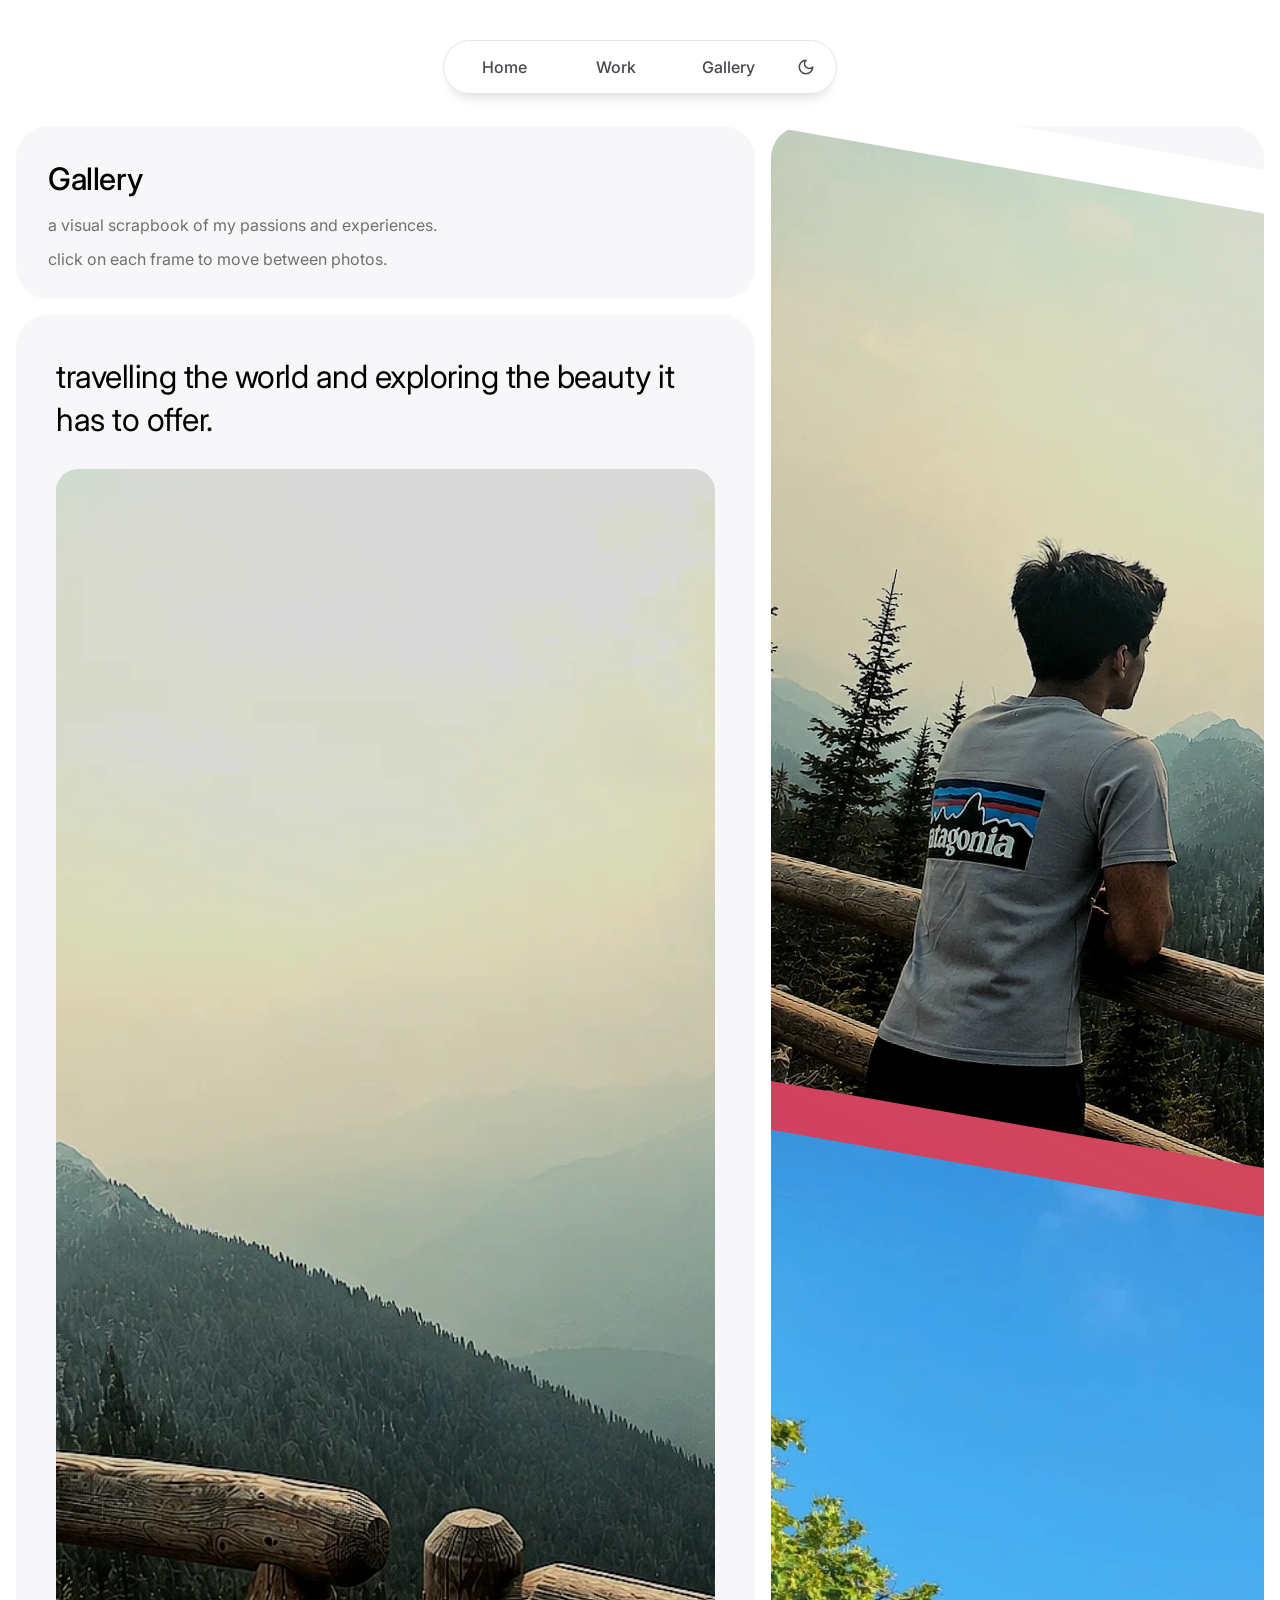
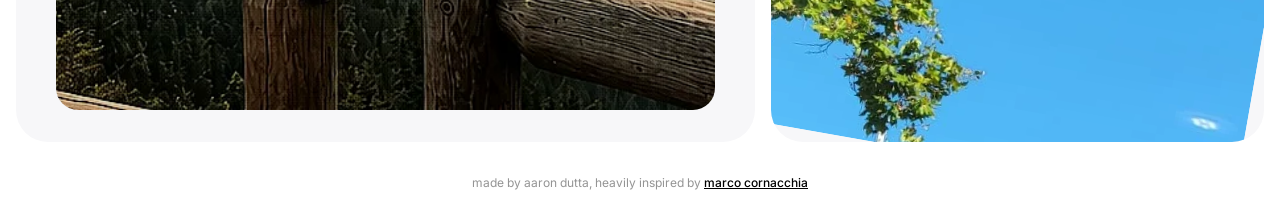
<file: gallery/index.html>
<!DOCTYPE html>
<html lang="en">
<head>
  <meta charset="UTF-8">
  <meta name="viewport" content="width=device-width, initial-scale=1.0, viewport-fit=cover">
  <script>
    (function () {
      document.documentElement.classList.add('aaron-preloading');
      try {
        var stored = localStorage.getItem('aaron-theme');
        var theme = stored === 'dark' || stored === 'light'
          ? stored
          : (window.matchMedia && window.matchMedia('(prefers-color-scheme: dark)').matches ? 'dark' : 'light');
        document.documentElement.setAttribute('data-theme', theme);
      } catch (e) {
        document.documentElement.setAttribute('data-theme', 'light');
      }
      function syncAaronVh() {
        var h = window.visualViewport ? window.visualViewport.height : window.innerHeight;
        document.documentElement.style.setProperty('--aaron-vh', h + 'px');
      }
      syncAaronVh();
      window.addEventListener('resize', syncAaronVh);
      if (window.visualViewport) window.visualViewport.addEventListener('resize', syncAaronVh);
    })();
  </script>
  <script src="/assets/js/google-analytics.js"></script>
  <title>Aaron's Gallery</title>
  <meta name="description" content="Gallery of artwork and creative work by Aaron Dutta.">
  <link rel="canonical" href="https://aarondutta.com/gallery/">
  <link rel="icon" href="/favicon.png" type="image/png">
  <link rel="stylesheet" href="/assets/css/aaron-base.css?v=20261120-1">
  <link rel="stylesheet" href="/assets/css/aaron-gallery.css?v=3">
  <script src="/assets/js/aaron-base.js" defer></script>
  <script src="/assets/js/aaron-gallery.js?v=3" defer></script>
  <script src="/assets/js/aaron-sounds.js" defer></script>
</head>
<body>
  <div class="aaron-preloader" id="aaron-preloader" aria-hidden="true">
    <div class="aaron-preloader__dots">
      <span></span><span></span><span></span>
    </div>
  </div>

  <div class="aaron-page">
    <header class="aaron-nav-fixed">
      <nav class="aaron-nav" aria-label="Primary">
        <a href="/" class="aaron-nav__item">Home</a>
        <a href="/work/" class="aaron-nav__item">Work</a>
        <a href="/gallery/" class="aaron-nav__item">Gallery</a>
        <button type="button" class="aaron-theme-toggle" aria-label="Switch to dark mode" title="Dark mode">
          <svg class="aaron-theme-toggle__moon" xmlns="http://www.w3.org/2000/svg" width="18" height="18" viewBox="0 0 24 24" fill="none" stroke="currentColor" stroke-width="2" stroke-linecap="round" stroke-linejoin="round" aria-hidden="true">
            <path d="M12 3a6 6 0 0 0 9 9 9 9 0 1 1-9-9Z"/>
          </svg>
          <svg class="aaron-theme-toggle__sun" xmlns="http://www.w3.org/2000/svg" width="18" height="18" viewBox="0 0 24 24" fill="none" stroke="currentColor" stroke-width="2" stroke-linecap="round" stroke-linejoin="round" aria-hidden="true">
            <circle cx="12" cy="12" r="4"/>
            <path d="M12 2v2"/>
            <path d="M12 20v2"/>
            <path d="m4.93 4.93 1.41 1.41"/>
            <path d="m17.66 17.66 1.41 1.41"/>
            <path d="M2 12h2"/>
            <path d="M20 12h2"/>
            <path d="m6.34 17.66-1.41 1.41"/>
            <path d="m19.07 4.93-1.41 1.41"/>
          </svg>
        </button>
      </nav>
    </header>

    <main class="aaron-gallery-main">
      <div class="aaron-gallery-main__col">
        <section class="aaron-tile aaron-gallery-intro">
          <h1 class="aaron-gallery-intro__title">Gallery</h1>
          <p class="aaron-gallery-intro__desc">a visual scrapbook of my passions and experiences.</p>
          <p class="aaron-gallery-intro__desc">click on each frame to move between photos.</p>
        </section>

        <section class="aaron-panel" data-panel="auckland" role="tabpanel" hidden>
          <div class="aaron-tile aaron-split__copy">
            <p class="aaron-split__desc"><a href="https://uwaterloo.ca" class="aaron-hero__hl aaron-hero__hl--yellow" target="_blank" rel="noopener noreferrer">@uwaterloo</a> invited me to a week-long workshop for the top 70 math students in Canada. problem solving sessions, first-year level math and cs lectures, new friends, and meeting Waterloo students and math/cs professors.</p>
            <figure class="aaron-split__feature">
              <img src="/assets/gallery/auckland/group.webp" alt="Auckland workshop group">
            </figure>
          </div>
        </section>

        <section class="aaron-panel" data-panel="art" role="tabpanel" hidden>
          <div class="aaron-tile aaron-split__copy">
            <p class="aaron-split__desc">love using graphite, pastel, charcoal, color pencils, watercolors, and acrylics.</p>
            <figure class="aaron-split__feature">
              <img src="/assets/gallery/drawings/tiger.webp" alt="Tiger drawing" loading="lazy">
            </figure>
          </div>
        </section>

        <section class="aaron-panel" data-panel="piano" role="tabpanel" hidden>
          <div class="aaron-tile aaron-split__copy">
            <p class="aaron-split__desc">playing since I was 3 years old. currently working towards my ARCT diploma. check out my <a href="https://www.youtube.com/@aaron.dutta" class="aaron-hero__hl aaron-hero__hl--red" target="_blank" rel="noopener noreferrer">YouTube channel </a> for my performances.</p>
            <figure class="aaron-split__feature">
              <img src="/assets/gallery/piano/10.webp" alt="Piano performance" loading="lazy">
            </figure>
          </div>
        </section>

        <section class="aaron-panel is-active" data-panel="travel" role="tabpanel">
          <div class="aaron-tile aaron-split__copy">
            <p class="aaron-split__desc">travelling the world and exploring the beauty it has to offer.</p>
            <figure class="aaron-split__feature" id="aaron-travel-feature">
              <img class="aaron-fade__img is-active" data-country="canada" src="/assets/gallery/travel/canada/ban16.webp" alt="Banff, Canada">
              <img class="aaron-fade__img" data-country="spain" src="/assets/gallery/travel/spain/spain1.webp" alt="Spain" loading="lazy">
              <img class="aaron-fade__img" data-country="france" src="/assets/gallery/travel/france/france1.webp" alt="France" loading="lazy">
              <img class="aaron-fade__img" data-country="italy" src="/assets/gallery/travel/italy/italy1.webp" alt="Italy" loading="lazy">
              <img class="aaron-fade__img" data-country="austria" src="/assets/gallery/travel/austria/aus1.webp" alt="Austria" loading="lazy">
              <img class="aaron-fade__img" data-country="switzerland" src="/assets/gallery/travel/switzerland/swiss1.webp" alt="Switzerland" loading="lazy">
            </figure>
          </div>
        </section>
      </div>

      <div class="aaron-gallery-main__col aaron-gallery-main__col--phone">
          <div class="aaron-tile aaron-split__phone" id="aaron-phone-tile">
            <div class="aaron-phone-frame">
              <div class="aaron-phone is-calendar" id="aaron-phone">
              <img class="aaron-phone__shell" src="/assets/phone/iphone.png" alt="" width="800" height="1616">

              <div class="aaron-phone__screen">
                <div class="aaron-phone__status">
                  <span class="aaron-phone__time">
                    <span id="aaron-phone-time">9:41</span>
                    <span class="aaron-phone__tz">(live EST)</span>
                  </span>
                  <img class="aaron-phone__status-icons" src="/assets/phone/status-icons.svg" alt="">
                </div>

                <div class="aaron-photos" id="aaron-photos">
                  <img class="aaron-photos__app" src="/assets/phone/photos-icon.webp" alt="" width="56" height="56">

                  <div class="aaron-photos__heading-row">
                    <button type="button" class="aaron-photos__back" id="aaron-photos-back" hidden aria-label="Back to calendar">‹</button>
                    <div class="aaron-photos__heading" id="aaron-photos-heading">Travel</div>
                  </div>

                  <div class="aaron-photos__stage">
                    <div class="aaron-photos__album" data-album="auckland" hidden>
                      <div class="aaron-fade">
                        <img class="aaron-gallery__img aaron-fade__img is-active" src="/assets/gallery/auckland/bus.webp" alt="Bus to campus">
                        <img class="aaron-gallery__img aaron-fade__img" src="/assets/gallery/auckland/hall.webp" alt="Residence hall">
                        <img class="aaron-gallery__img aaron-fade__img" src="/assets/gallery/auckland/uwsign.webp" alt="University of Waterloo sign">
                        <img class="aaron-gallery__img aaron-fade__img" src="/assets/gallery/auckland/uwshop.webp" alt="University of Waterloo shop">
                        <img class="aaron-gallery__img aaron-fade__img" src="/assets/gallery/auckland/drip.webp" alt="Drip coffee">
                      </div>
                      <div class="aaron-fade">
                        <img class="aaron-gallery__img aaron-fade__img is-active" src="/assets/gallery/auckland/class1.webp" alt="Morning lecture">
                        <img class="aaron-gallery__img aaron-fade__img" src="/assets/gallery/auckland/class2.webp" alt="Problem solving">
                        <img class="aaron-gallery__img aaron-fade__img" src="/assets/gallery/auckland/class3.webp" alt="CS lecture">
                        <img class="aaron-gallery__img aaron-fade__img" src="/assets/gallery/auckland/class4.webp" alt="Class session">
                      </div>
                      <div class="aaron-fade">
                        <img class="aaron-gallery__img aaron-fade__img is-active" src="/assets/gallery/auckland/table.webp" alt="Lunch">
                        <img class="aaron-gallery__img aaron-fade__img" src="/assets/gallery/auckland/garden.webp" alt="Campus garden">
                        <img class="aaron-gallery__img aaron-fade__img" src="/assets/gallery/auckland/geese.webp" alt="Geese">
                        <img class="aaron-gallery__img aaron-fade__img" src="/assets/gallery/auckland/golf.webp" alt="Golf">
                      </div>
                      <div class="aaron-fade">
                        <img class="aaron-gallery__img aaron-fade__img is-active" src="/assets/gallery/auckland/group.webp" alt="Workshop group">
                        <img class="aaron-gallery__img aaron-fade__img" src="/assets/gallery/auckland/participants.webp" alt="Workshop participants">
                        <img class="aaron-gallery__img aaron-fade__img" src="/assets/gallery/auckland/aaronshane1.webp" alt="Aaron with certificate">
                        <img class="aaron-gallery__img aaron-fade__img" src="/assets/gallery/auckland/pool1.webp" alt="Pool">
                        <img class="aaron-gallery__img aaron-fade__img" src="/assets/gallery/auckland/pool2.webp" alt="Pool">
                      </div>
                    </div>

                    <div class="aaron-photos__album" data-album="art" hidden>
                      <div class="aaron-fade">
                        <img class="aaron-gallery__img aaron-fade__img is-active" src="/assets/gallery/drawings/collage.webp" alt="Drawing collage" loading="lazy">
                        <img class="aaron-gallery__img aaron-fade__img" src="/assets/gallery/drawings/tiger.webp" alt="Tiger drawing" loading="lazy">
                        <img class="aaron-gallery__img aaron-fade__img" src="/assets/gallery/drawings/ganesh.webp" alt="Ganesh drawing" loading="lazy">
                        <img class="aaron-gallery__img aaron-fade__img" src="/assets/gallery/drawings/will.webp" alt="Portrait drawing" loading="lazy">
                        <img class="aaron-gallery__img aaron-fade__img" src="/assets/gallery/drawings/lips.webp" alt="Lips drawing" loading="lazy">
                      </div>
                      <div class="aaron-fade">
                        <img class="aaron-gallery__img aaron-fade__img is-active" src="/assets/gallery/drawings/eye1.webp" alt="Eye drawing" loading="lazy">
                        <img class="aaron-gallery__img aaron-fade__img" src="/assets/gallery/drawings/eye2.webp" alt="Eye drawing" loading="lazy">
                        <img class="aaron-gallery__img aaron-fade__img" src="/assets/gallery/drawings/foot.webp" alt="Foot drawing" loading="lazy">
                        <img class="aaron-gallery__img aaron-fade__img" src="/assets/gallery/drawings/bird.webp" alt="Bird drawing" loading="lazy">
                        <img class="aaron-gallery__img aaron-fade__img" src="/assets/gallery/drawings/chicken.webp" alt="Chicken drawing" loading="lazy">
                      </div>
                      <div class="aaron-fade">
                        <img class="aaron-gallery__img aaron-fade__img is-active" src="/assets/gallery/drawings/ladybug.webp" alt="Ladybug drawing" loading="lazy">
                        <img class="aaron-gallery__img aaron-fade__img" src="/assets/gallery/drawings/feather.webp" alt="Feather drawing" loading="lazy">
                        <img class="aaron-gallery__img aaron-fade__img" src="/assets/gallery/drawings/apple.webp" alt="Apple drawing" loading="lazy">
                        <img class="aaron-gallery__img aaron-fade__img" src="/assets/gallery/drawings/lemon.webp" alt="Lemon drawing" loading="lazy">
                        <img class="aaron-gallery__img aaron-fade__img" src="/assets/gallery/drawings/lemon_slices.webp" alt="Lemon slices drawing" loading="lazy">
                      </div>
                      <div class="aaron-fade">
                        <img class="aaron-gallery__img aaron-fade__img is-active" src="/assets/gallery/drawings/vase.webp" alt="Vase drawing" loading="lazy">
                        <img class="aaron-gallery__img aaron-fade__img" src="/assets/gallery/drawings/beach.webp" alt="Beach drawing" loading="lazy">
                        <img class="aaron-gallery__img aaron-fade__img" src="/assets/gallery/drawings/plains.webp" alt="Plains drawing" loading="lazy">
                        <img class="aaron-gallery__img aaron-fade__img" src="/assets/gallery/drawings/skyscraper.webp" alt="Skyscraper drawing" loading="lazy">
                      </div>
                    </div>
                    <div class="aaron-photos__album" data-album="piano" hidden>
                      <div class="aaron-fade">
                        <img class="aaron-gallery__img aaron-fade__img is-active" src="/assets/gallery/piano/1.webp" alt="Piano moment" loading="lazy">
                        <img class="aaron-gallery__img aaron-fade__img" src="/assets/gallery/piano/2.webp" alt="Piano moment" loading="lazy">
                        <img class="aaron-gallery__img aaron-fade__img" src="/assets/gallery/piano/3.webp" alt="Piano moment" loading="lazy">
                        <img class="aaron-gallery__img aaron-fade__img" src="/assets/gallery/piano/4.webp" alt="Piano moment" loading="lazy">
                      </div>
                      <div class="aaron-fade">
                        <img class="aaron-gallery__img aaron-fade__img is-active" src="/assets/gallery/piano/5.webp" alt="Piano moment" loading="lazy">
                        <img class="aaron-gallery__img aaron-fade__img" src="/assets/gallery/piano/6.webp" alt="Piano moment" loading="lazy">
                        <img class="aaron-gallery__img aaron-fade__img" src="/assets/gallery/piano/7.webp" alt="Piano moment" loading="lazy">
                      </div>
                      <div class="aaron-fade">
                        <img class="aaron-gallery__img aaron-fade__img is-active" src="/assets/gallery/piano/8.webp" alt="Piano moment" loading="lazy">
                        <img class="aaron-gallery__img aaron-fade__img" src="/assets/gallery/piano/9.webp" alt="Piano moment" loading="lazy">
                        <img class="aaron-gallery__img aaron-fade__img" src="/assets/gallery/piano/10.webp" alt="Piano moment" loading="lazy">
                      </div>
                      <div class="aaron-fade">
                        <img class="aaron-gallery__img aaron-fade__img is-active" src="/assets/gallery/piano/11.webp" alt="Piano moment" loading="lazy">
                        <img class="aaron-gallery__img aaron-fade__img" src="/assets/gallery/piano/12.webp" alt="Piano moment" loading="lazy">
                        <img class="aaron-gallery__img aaron-fade__img" src="/assets/gallery/piano/13.webp" alt="Piano moment" loading="lazy">
                        <img class="aaron-gallery__img aaron-fade__img" src="/assets/gallery/piano/A.webp" alt="Piano moment" loading="lazy">
                      </div>
                    </div>
                    <div class="aaron-photos__album is-active" data-album="travel">
                      <div class="aaron-travel-cal">
                        <div class="aaron-phone__heading">
                          <div class="aaron-phone__heading-inner">
                            <div class="aaron-phone__cal-label">Calendar</div>
                            <div class="aaron-phone__cal-date">Travel</div>
                          </div>
                          <div class="aaron-phone__rule"></div>
                        </div>
                        <div class="aaron-phone__hours">
                      <div class="aaron-phone__hour" data-country="canada">
                        <div class="aaron-phone__times"><span class="aaron-phone__tick">2026</span><span class="aaron-phone__tick">2024</span></div>
                        <article class="aaron-phone__event is-purple" data-country="canada" role="button" tabindex="0" aria-label="Open Canada photos" aria-describedby="aaron-travel-cities-canada">
                          <img class="aaron-phone__event-shot" src="/assets/gallery/travel/canada/ban16.webp" alt="" loading="lazy">
                          <span class="aaron-phone__event-bar"></span>
                          <div class="aaron-phone__event-body">
                            <div class="aaron-phone__event-title">Canada</div>
                            <div class="aaron-phone__event-cities" id="aaron-travel-cities-canada">Banff, Canmore, Jasper</div>
                          </div>
                        </article>
                        <div class="aaron-phone__slot">
                          <img src="/assets/gallery/travel/canada/ban16.webp" alt="Canada" loading="lazy">
                          <div class="aaron-phone__slot-meta"><span>34</span><span>photos</span></div>
                        </div>
                      </div>
                      <div class="aaron-phone__hour" data-country="spain">
                        <div class="aaron-phone__times"><span class="aaron-phone__tick is-hidden">2024</span><span class="aaron-phone__tick is-hidden"></span></div>
                        <article class="aaron-phone__event is-yellow" data-country="spain" role="button" tabindex="0" aria-label="Open Spain photos" aria-describedby="aaron-travel-cities-spain">
                          <img class="aaron-phone__event-shot" src="/assets/gallery/travel/spain/spain1.webp" alt="" loading="lazy">
                          <span class="aaron-phone__event-bar"></span>
                          <div class="aaron-phone__event-body">
                            <div class="aaron-phone__event-title">Spain</div>
                            <div class="aaron-phone__event-cities" id="aaron-travel-cities-spain">Barcelona, Montserrat, Seville</div>
                          </div>
                        </article>
                        <div class="aaron-phone__slot">
                          <img src="/assets/gallery/travel/spain/spain1.webp" alt="Spain" loading="lazy">
                          <div class="aaron-phone__slot-meta"><span>34</span><span>photos</span></div>
                        </div>
                      </div>
                      <div class="aaron-phone__hour" data-country="france">
                        <div class="aaron-phone__times"><span class="aaron-phone__tick is-hidden"></span><span class="aaron-phone__tick">2023</span></div>
                        <article class="aaron-phone__event is-pink" data-country="france" role="button" tabindex="0" aria-label="Open France photos" aria-describedby="aaron-travel-cities-france">
                          <img class="aaron-phone__event-shot" src="/assets/gallery/travel/france/france1.webp" alt="" loading="lazy">
                          <span class="aaron-phone__event-bar"></span>
                          <div class="aaron-phone__event-body">
                            <div class="aaron-phone__event-title">France + Monaco</div>
                            <div class="aaron-phone__event-cities" id="aaron-travel-cities-france">Nice, Cannes, Eze</div>
                          </div>
                        </article>
                        <div class="aaron-phone__slot">
                          <img src="/assets/gallery/travel/france/france1.webp" alt="France" loading="lazy">
                          <div class="aaron-phone__slot-meta"><span>13</span><span>photos</span></div>
                        </div>
                      </div>
                      <div class="aaron-phone__hour" data-country="italy">
                        <div class="aaron-phone__times"><span class="aaron-phone__tick is-hidden">2023</span><span class="aaron-phone__tick">2018</span></div>
                        <article class="aaron-phone__event is-green" data-country="italy" role="button" tabindex="0" aria-label="Open Italy photos" aria-describedby="aaron-travel-cities-italy">
                          <img class="aaron-phone__event-shot" src="/assets/gallery/travel/italy/italy1.webp" alt="" loading="lazy">
                          <span class="aaron-phone__event-bar"></span>
                          <div class="aaron-phone__event-body">
                            <div class="aaron-phone__event-title">Italy</div>
                            <div class="aaron-phone__event-cities" id="aaron-travel-cities-italy">Venice, Florence, Rome, Milan, Pisa, Como, Brescia</div>
                          </div>
                        </article>
                        <div class="aaron-phone__slot">
                          <img src="/assets/gallery/travel/italy/italy1.webp" alt="Italy" loading="lazy">
                          <div class="aaron-phone__slot-meta"><span>11</span><span>photos</span></div>
                        </div>
                      </div>
                      <div class="aaron-phone__hour" data-country="austria">
                        <div class="aaron-phone__times"><span class="aaron-phone__tick is-hidden">2018</span><span class="aaron-phone__tick">2017</span></div>
                        <article class="aaron-phone__event" data-country="austria" role="button" tabindex="0" aria-label="Open Austria photos" aria-describedby="aaron-travel-cities-austria">
                          <img class="aaron-phone__event-shot" src="/assets/gallery/travel/austria/aus1.webp" alt="" loading="lazy">
                          <span class="aaron-phone__event-bar"></span>
                          <div class="aaron-phone__event-body">
                            <div class="aaron-phone__event-title">Austria</div>
                            <div class="aaron-phone__event-cities" id="aaron-travel-cities-austria">Vienna, Salzburg, Hallstatt</div>
                          </div>
                        </article>
                        <div class="aaron-phone__slot">
                          <img src="/assets/gallery/travel/austria/aus1.webp" alt="Austria" loading="lazy">
                          <div class="aaron-phone__slot-meta"><span>8</span><span>photos</span></div>
                        </div>
                      </div>
                      <div class="aaron-phone__hour" data-country="switzerland">
                        <div class="aaron-phone__times"><span class="aaron-phone__tick is-hidden">2017</span><span class="aaron-phone__tick is-hidden"></span></div>
                        <article class="aaron-phone__event is-purple" data-country="switzerland" role="button" tabindex="0" aria-label="Open Switzerland photos" aria-describedby="aaron-travel-cities-switzerland">
                          <img class="aaron-phone__event-shot" src="/assets/gallery/travel/switzerland/swiss1.webp" alt="" loading="lazy">
                          <span class="aaron-phone__event-bar"></span>
                          <div class="aaron-phone__event-body">
                            <div class="aaron-phone__event-title">Switzerland</div>
                            <div class="aaron-phone__event-cities" id="aaron-travel-cities-switzerland">Zermatt, Lauterbrunnen, Grindelwald, Interlaken, Zurich</div>
                          </div>
                        </article>
                        <div class="aaron-phone__slot">
                          <img src="/assets/gallery/travel/switzerland/swiss1.webp" alt="Switzerland" loading="lazy">
                          <div class="aaron-phone__slot-meta"><span>9</span><span>photos</span></div>
                        </div>
                      </div>
                        </div>
                      </div>
                    <div class="aaron-travel-country" data-country="canada" hidden>
                      <div class="aaron-fade">
                        <img class="aaron-gallery__img aaron-fade__img is-active" src="/assets/gallery/travel/canada/ban16.webp" alt="Banff, Canada" loading="lazy">
                        <img class="aaron-gallery__img aaron-fade__img" src="/assets/gallery/travel/canada/ban21.webp" alt="Banff, Canada" loading="lazy">
                        <img class="aaron-gallery__img aaron-fade__img" src="/assets/gallery/travel/canada/ban2.webp" alt="Banff, Canada" loading="lazy">
                        <img class="aaron-gallery__img aaron-fade__img" src="/assets/gallery/travel/canada/ban3.webp" alt="Banff, Canada" loading="lazy">
                        <img class="aaron-gallery__img aaron-fade__img" src="/assets/gallery/travel/canada/ban4.webp" alt="Banff, Canada" loading="lazy">
                        <img class="aaron-gallery__img aaron-fade__img" src="/assets/gallery/travel/canada/ban5.webp" alt="Banff, Canada" loading="lazy">
                        <img class="aaron-gallery__img aaron-fade__img" src="/assets/gallery/travel/canada/ban6.webp" alt="Banff, Canada" loading="lazy">
                        <img class="aaron-gallery__img aaron-fade__img" src="/assets/gallery/travel/canada/ban7.webp" alt="Banff, Canada" loading="lazy">
                        <img class="aaron-gallery__img aaron-fade__img" src="/assets/gallery/travel/canada/ban8.webp" alt="Banff, Canada" loading="lazy">
                        <img class="aaron-gallery__img aaron-fade__img" src="/assets/gallery/travel/canada/ban9.webp" alt="Banff, Canada" loading="lazy">
                      </div>
                      <div class="aaron-fade">
                        <img class="aaron-gallery__img aaron-fade__img is-active" src="/assets/gallery/travel/canada/ban10.webp" alt="Banff, Canada" loading="lazy">
                        <img class="aaron-gallery__img aaron-fade__img" src="/assets/gallery/travel/canada/ban11.webp" alt="Banff, Canada" loading="lazy">
                        <img class="aaron-gallery__img aaron-fade__img" src="/assets/gallery/travel/canada/ban12.webp" alt="Banff, Canada" loading="lazy">
                        <img class="aaron-gallery__img aaron-fade__img" src="/assets/gallery/travel/canada/ban13.webp" alt="Banff, Canada" loading="lazy">
                        <img class="aaron-gallery__img aaron-fade__img" src="/assets/gallery/travel/canada/ban14.webp" alt="Banff, Canada" loading="lazy">
                        <img class="aaron-gallery__img aaron-fade__img" src="/assets/gallery/travel/canada/ban15.webp" alt="Banff, Canada" loading="lazy">
                        <img class="aaron-gallery__img aaron-fade__img" src="/assets/gallery/travel/canada/ban1.webp" alt="Banff, Canada" loading="lazy">
                        <img class="aaron-gallery__img aaron-fade__img" src="/assets/gallery/travel/canada/ban17.webp" alt="Banff, Canada" loading="lazy">
                        <img class="aaron-gallery__img aaron-fade__img" src="/assets/gallery/travel/canada/ban18.webp" alt="Banff, Canada" loading="lazy">
                      </div>
                      <div class="aaron-fade">
                        <img class="aaron-gallery__img aaron-fade__img is-active" src="/assets/gallery/travel/canada/ban19.webp" alt="Banff, Canada" loading="lazy">
                        <img class="aaron-gallery__img aaron-fade__img" src="/assets/gallery/travel/canada/ban20.webp" alt="Banff, Canada" loading="lazy">
                        <img class="aaron-gallery__img aaron-fade__img" src="/assets/gallery/travel/canada/jas1.webp" alt="Jasper, Canada" loading="lazy">
                        <img class="aaron-gallery__img aaron-fade__img" src="/assets/gallery/travel/canada/jas2.webp" alt="Jasper, Canada" loading="lazy">
                        <img class="aaron-gallery__img aaron-fade__img" src="/assets/gallery/travel/canada/jas3.webp" alt="Jasper, Canada" loading="lazy">
                        <img class="aaron-gallery__img aaron-fade__img" src="/assets/gallery/travel/canada/jas4.webp" alt="Jasper, Canada" loading="lazy">
                        <img class="aaron-gallery__img aaron-fade__img" src="/assets/gallery/travel/canada/jas5.webp" alt="Jasper, Canada" loading="lazy">
                        <img class="aaron-gallery__img aaron-fade__img" src="/assets/gallery/travel/canada/jas6.webp" alt="Jasper, Canada" loading="lazy">
                        <img class="aaron-gallery__img aaron-fade__img" src="/assets/gallery/travel/canada/jas7.webp" alt="Jasper, Canada" loading="lazy">
                      </div>
                      <div class="aaron-fade">
                        <img class="aaron-gallery__img aaron-fade__img is-active" src="/assets/gallery/travel/canada/ani1.webp" alt="Canada" loading="lazy">
                        <img class="aaron-gallery__img aaron-fade__img" src="/assets/gallery/travel/canada/ani2.webp" alt="Canada" loading="lazy">
                        <img class="aaron-gallery__img aaron-fade__img" src="/assets/gallery/travel/canada/ani3.webp" alt="Canada" loading="lazy">
                        <img class="aaron-gallery__img aaron-fade__img" src="/assets/gallery/travel/canada/ani4.webp" alt="Canada" loading="lazy">
                        <img class="aaron-gallery__img aaron-fade__img" src="/assets/gallery/travel/canada/ani5.webp" alt="Canada" loading="lazy">
                        <img class="aaron-gallery__img aaron-fade__img" src="/assets/gallery/travel/canada/canflight.webp" alt="Canmore, Canada" loading="lazy">
                        <img class="aaron-gallery__img aaron-fade__img" src="/assets/gallery/travel/canada/bc.webp" alt="British Columbia, Canada" loading="lazy">
                      </div>
                    </div>
                    <div class="aaron-travel-country" data-country="spain" hidden>
                      <div class="aaron-fade">
                        <img class="aaron-gallery__img aaron-fade__img is-active" src="/assets/gallery/travel/spain/spain1.webp" alt="Spain" loading="lazy">
                        <img class="aaron-gallery__img aaron-fade__img" src="/assets/gallery/travel/spain/spain2.webp" alt="Spain" loading="lazy">
                        <img class="aaron-gallery__img aaron-fade__img" src="/assets/gallery/travel/spain/spain3.webp" alt="Spain" loading="lazy">
                        <img class="aaron-gallery__img aaron-fade__img" src="/assets/gallery/travel/spain/spain4.webp" alt="Spain" loading="lazy">
                        <img class="aaron-gallery__img aaron-fade__img" src="/assets/gallery/travel/spain/spain5.webp" alt="Spain" loading="lazy">
                        <img class="aaron-gallery__img aaron-fade__img" src="/assets/gallery/travel/spain/spain6.webp" alt="Spain" loading="lazy">
                        <img class="aaron-gallery__img aaron-fade__img" src="/assets/gallery/travel/spain/spain7.webp" alt="Spain" loading="lazy">
                        <img class="aaron-gallery__img aaron-fade__img" src="/assets/gallery/travel/spain/spain8.webp" alt="Spain" loading="lazy">
                        <img class="aaron-gallery__img aaron-fade__img" src="/assets/gallery/travel/spain/spain9.webp" alt="Spain" loading="lazy">
                      </div>
                      <div class="aaron-fade">
                        <img class="aaron-gallery__img aaron-fade__img is-active" src="/assets/gallery/travel/spain/spain10.webp" alt="Spain" loading="lazy">
                        <img class="aaron-gallery__img aaron-fade__img" src="/assets/gallery/travel/spain/spain11.webp" alt="Spain" loading="lazy">
                        <img class="aaron-gallery__img aaron-fade__img" src="/assets/gallery/travel/spain/spain12.webp" alt="Spain" loading="lazy">
                        <img class="aaron-gallery__img aaron-fade__img" src="/assets/gallery/travel/spain/spain13.webp" alt="Spain" loading="lazy">
                        <img class="aaron-gallery__img aaron-fade__img" src="/assets/gallery/travel/spain/spain14.webp" alt="Spain" loading="lazy">
                        <img class="aaron-gallery__img aaron-fade__img" src="/assets/gallery/travel/spain/spain15.webp" alt="Spain" loading="lazy">
                        <img class="aaron-gallery__img aaron-fade__img" src="/assets/gallery/travel/spain/spain16.webp" alt="Spain" loading="lazy">
                        <img class="aaron-gallery__img aaron-fade__img" src="/assets/gallery/travel/spain/spain17.webp" alt="Spain" loading="lazy">
                        <img class="aaron-gallery__img aaron-fade__img" src="/assets/gallery/travel/spain/spain18.webp" alt="Spain" loading="lazy">
                      </div>
                      <div class="aaron-fade">
                        <img class="aaron-gallery__img aaron-fade__img is-active" src="/assets/gallery/travel/spain/spain19.webp" alt="Spain" loading="lazy">
                        <img class="aaron-gallery__img aaron-fade__img" src="/assets/gallery/travel/spain/spain20.webp" alt="Spain" loading="lazy">
                        <img class="aaron-gallery__img aaron-fade__img" src="/assets/gallery/travel/spain/spain21.webp" alt="Spain" loading="lazy">
                        <img class="aaron-gallery__img aaron-fade__img" src="/assets/gallery/travel/spain/spain22.webp" alt="Spain" loading="lazy">
                        <img class="aaron-gallery__img aaron-fade__img" src="/assets/gallery/travel/spain/spain23.webp" alt="Spain" loading="lazy">
                        <img class="aaron-gallery__img aaron-fade__img" src="/assets/gallery/travel/spain/spain24.webp" alt="Spain" loading="lazy">
                        <img class="aaron-gallery__img aaron-fade__img" src="/assets/gallery/travel/spain/spain25.webp" alt="Spain" loading="lazy">
                        <img class="aaron-gallery__img aaron-fade__img" src="/assets/gallery/travel/spain/spain26.webp" alt="Spain" loading="lazy">
                      </div>
                      <div class="aaron-fade">
                        <img class="aaron-gallery__img aaron-fade__img is-active" src="/assets/gallery/travel/spain/spain27.webp" alt="Spain" loading="lazy">
                        <img class="aaron-gallery__img aaron-fade__img" src="/assets/gallery/travel/spain/spain28.webp" alt="Spain" loading="lazy">
                        <img class="aaron-gallery__img aaron-fade__img" src="/assets/gallery/travel/spain/spain29.webp" alt="Spain" loading="lazy">
                        <img class="aaron-gallery__img aaron-fade__img" src="/assets/gallery/travel/spain/spain30.webp" alt="Spain" loading="lazy">
                        <img class="aaron-gallery__img aaron-fade__img" src="/assets/gallery/travel/spain/spain31.webp" alt="Spain" loading="lazy">
                        <img class="aaron-gallery__img aaron-fade__img" src="/assets/gallery/travel/spain/spain32.webp" alt="Spain" loading="lazy">
                        <img class="aaron-gallery__img aaron-fade__img" src="/assets/gallery/travel/spain/spain33.webp" alt="Spain" loading="lazy">
                        <img class="aaron-gallery__img aaron-fade__img" src="/assets/gallery/travel/spain/spain34.webp" alt="Spain" loading="lazy">
                      </div>
                    </div>
                    <div class="aaron-travel-country" data-country="france" hidden>
                      <div class="aaron-fade">
                        <img class="aaron-gallery__img aaron-fade__img is-active" src="/assets/gallery/travel/france/france1.webp" alt="France" loading="lazy">
                        <img class="aaron-gallery__img aaron-fade__img" src="/assets/gallery/travel/france/france2.webp" alt="France" loading="lazy">
                        <img class="aaron-gallery__img aaron-fade__img" src="/assets/gallery/travel/france/france3.webp" alt="France" loading="lazy">
                        <img class="aaron-gallery__img aaron-fade__img" src="/assets/gallery/travel/france/france4.webp" alt="France" loading="lazy">
                      </div>
                      <div class="aaron-fade">
                        <img class="aaron-gallery__img aaron-fade__img is-active" src="/assets/gallery/travel/france/france5.webp" alt="France" loading="lazy">
                        <img class="aaron-gallery__img aaron-fade__img" src="/assets/gallery/travel/france/france6.webp" alt="France" loading="lazy">
                        <img class="aaron-gallery__img aaron-fade__img" src="/assets/gallery/travel/france/france7.webp" alt="France" loading="lazy">
                      </div>
                      <div class="aaron-fade">
                        <img class="aaron-gallery__img aaron-fade__img is-active" src="/assets/gallery/travel/france/france8.webp" alt="France" loading="lazy">
                        <img class="aaron-gallery__img aaron-fade__img" src="/assets/gallery/travel/france/france9.webp" alt="France" loading="lazy">
                        <img class="aaron-gallery__img aaron-fade__img" src="/assets/gallery/travel/france/france10.webp" alt="France" loading="lazy">
                      </div>
                      <div class="aaron-fade">
                        <img class="aaron-gallery__img aaron-fade__img is-active" src="/assets/gallery/travel/france/france11.webp" alt="France" loading="lazy">
                        <img class="aaron-gallery__img aaron-fade__img" src="/assets/gallery/travel/france/france12.webp" alt="France" loading="lazy">
                        <img class="aaron-gallery__img aaron-fade__img" src="/assets/gallery/travel/france/france13.webp" alt="France" loading="lazy">
                      </div>
                    </div>
                    <div class="aaron-travel-country" data-country="italy" hidden>
                      <div class="aaron-fade">
                        <img class="aaron-gallery__img aaron-fade__img is-active" src="/assets/gallery/travel/italy/italy1.webp" alt="Italy" loading="lazy">
                        <img class="aaron-gallery__img aaron-fade__img" src="/assets/gallery/travel/italy/italy2.webp" alt="Italy" loading="lazy">
                        <img class="aaron-gallery__img aaron-fade__img" src="/assets/gallery/travel/italy/italy3.webp" alt="Italy" loading="lazy">
                      </div>
                      <div class="aaron-fade">
                        <img class="aaron-gallery__img aaron-fade__img is-active" src="/assets/gallery/travel/italy/italy4.webp" alt="Italy" loading="lazy">
                        <img class="aaron-gallery__img aaron-fade__img" src="/assets/gallery/travel/italy/italy5.webp" alt="Italy" loading="lazy">
                        <img class="aaron-gallery__img aaron-fade__img" src="/assets/gallery/travel/italy/italy6.webp" alt="Italy" loading="lazy">
                      </div>
                      <div class="aaron-fade">
                        <img class="aaron-gallery__img aaron-fade__img is-active" src="/assets/gallery/travel/italy/italy7.webp" alt="Italy" loading="lazy">
                        <img class="aaron-gallery__img aaron-fade__img" src="/assets/gallery/travel/italy/italy8.webp" alt="Italy" loading="lazy">
                        <img class="aaron-gallery__img aaron-fade__img" src="/assets/gallery/travel/italy/italy9.webp" alt="Italy" loading="lazy">
                      </div>
                      <div class="aaron-fade">
                        <img class="aaron-gallery__img aaron-fade__img is-active" src="/assets/gallery/travel/italy/italy10.webp" alt="Italy" loading="lazy">
                        <img class="aaron-gallery__img aaron-fade__img" src="/assets/gallery/travel/italy/italy11.webp" alt="Italy" loading="lazy">
                      </div>
                    </div>
                    <div class="aaron-travel-country" data-country="austria" hidden>
                      <div class="aaron-fade">
                        <img class="aaron-gallery__img aaron-fade__img is-active" src="/assets/gallery/travel/austria/aus1.webp" alt="Austria" loading="lazy">
                        <img class="aaron-gallery__img aaron-fade__img" src="/assets/gallery/travel/austria/aus2.webp" alt="Austria" loading="lazy">
                      </div>
                      <div class="aaron-fade">
                        <img class="aaron-gallery__img aaron-fade__img is-active" src="/assets/gallery/travel/austria/aus3.webp" alt="Austria" loading="lazy">
                        <img class="aaron-gallery__img aaron-fade__img" src="/assets/gallery/travel/austria/aus4.webp" alt="Austria" loading="lazy">
                      </div>
                      <div class="aaron-fade">
                        <img class="aaron-gallery__img aaron-fade__img is-active" src="/assets/gallery/travel/austria/aus5.webp" alt="Austria" loading="lazy">
                        <img class="aaron-gallery__img aaron-fade__img" src="/assets/gallery/travel/austria/aus6.webp" alt="Austria" loading="lazy">
                      </div>
                      <div class="aaron-fade">
                        <img class="aaron-gallery__img aaron-fade__img is-active" src="/assets/gallery/travel/austria/aus7.webp" alt="Austria" loading="lazy">
                        <img class="aaron-gallery__img aaron-fade__img" src="/assets/gallery/travel/austria/aus8.webp" alt="Austria" loading="lazy">
                      </div>
                    </div>
                    <div class="aaron-travel-country" data-country="switzerland" hidden>
                      <div class="aaron-fade">
                        <img class="aaron-gallery__img aaron-fade__img is-active" src="/assets/gallery/travel/switzerland/swiss1.webp" alt="Switzerland" loading="lazy">
                        <img class="aaron-gallery__img aaron-fade__img" src="/assets/gallery/travel/switzerland/swiss2.webp" alt="Switzerland" loading="lazy">
                        <img class="aaron-gallery__img aaron-fade__img" src="/assets/gallery/travel/switzerland/swiss3.webp" alt="Switzerland" loading="lazy">
                      </div>
                      <div class="aaron-fade">
                        <img class="aaron-gallery__img aaron-fade__img is-active" src="/assets/gallery/travel/switzerland/swiss4.webp" alt="Switzerland" loading="lazy">
                        <img class="aaron-gallery__img aaron-fade__img" src="/assets/gallery/travel/switzerland/swiss5.webp" alt="Switzerland" loading="lazy">
                      </div>
                      <div class="aaron-fade">
                        <img class="aaron-gallery__img aaron-fade__img is-active" src="/assets/gallery/travel/switzerland/swiss6.webp" alt="Switzerland" loading="lazy">
                        <img class="aaron-gallery__img aaron-fade__img" src="/assets/gallery/travel/switzerland/swiss7.webp" alt="Switzerland" loading="lazy">
                      </div>
                      <div class="aaron-fade">
                        <img class="aaron-gallery__img aaron-fade__img is-active" src="/assets/gallery/travel/switzerland/swiss8.webp" alt="Switzerland" loading="lazy">
                        <img class="aaron-gallery__img aaron-fade__img" src="/assets/gallery/travel/switzerland/swiss9.webp" alt="Switzerland" loading="lazy">
                      </div>
                    </div>
                    </div>
                  </div>

                  <nav class="aaron-photos__dock" id="aaron-photos-dock" aria-label="Albums">
                    <span class="aaron-photos__indicator" id="aaron-photos-indicator"></span>
                    <button type="button" class="aaron-photos__dock-btn is-active" data-album="travel" aria-pressed="true" aria-label="Travel">
                      <img src="/assets/phone/icon-map.svg" alt="">
                    </button>
                    <button type="button" class="aaron-photos__dock-btn" data-album="art" aria-pressed="false" aria-label="Art">
                      <img src="/assets/phone/icon-pencil.svg" alt="">
                    </button>
                    <button type="button" class="aaron-photos__dock-btn" data-album="piano" aria-pressed="false" aria-label="Piano">
                      <img src="/assets/phone/icon-piano.svg" alt="">
                    </button>
                    <button type="button" class="aaron-photos__dock-btn" data-album="auckland" aria-pressed="false" aria-label="Auckland Workshop">
                      <img src="/assets/phone/icon-droplet.svg" alt="">
                    </button>
                  </nav>
                </div>
              </div>
            </div>
            </div>
            <div class="aaron-phone__cursor" id="aaron-phone-cursor"></div>
          </div>
      </div>
    </main>

    <p class="aaron-footer">
      made by aaron dutta, heavily inspired by <a href="https://www.marco.fyi" target="_blank" rel="noopener noreferrer">marco cornacchia</a>
    </p>
  </div>
</body>
</html>
</file>
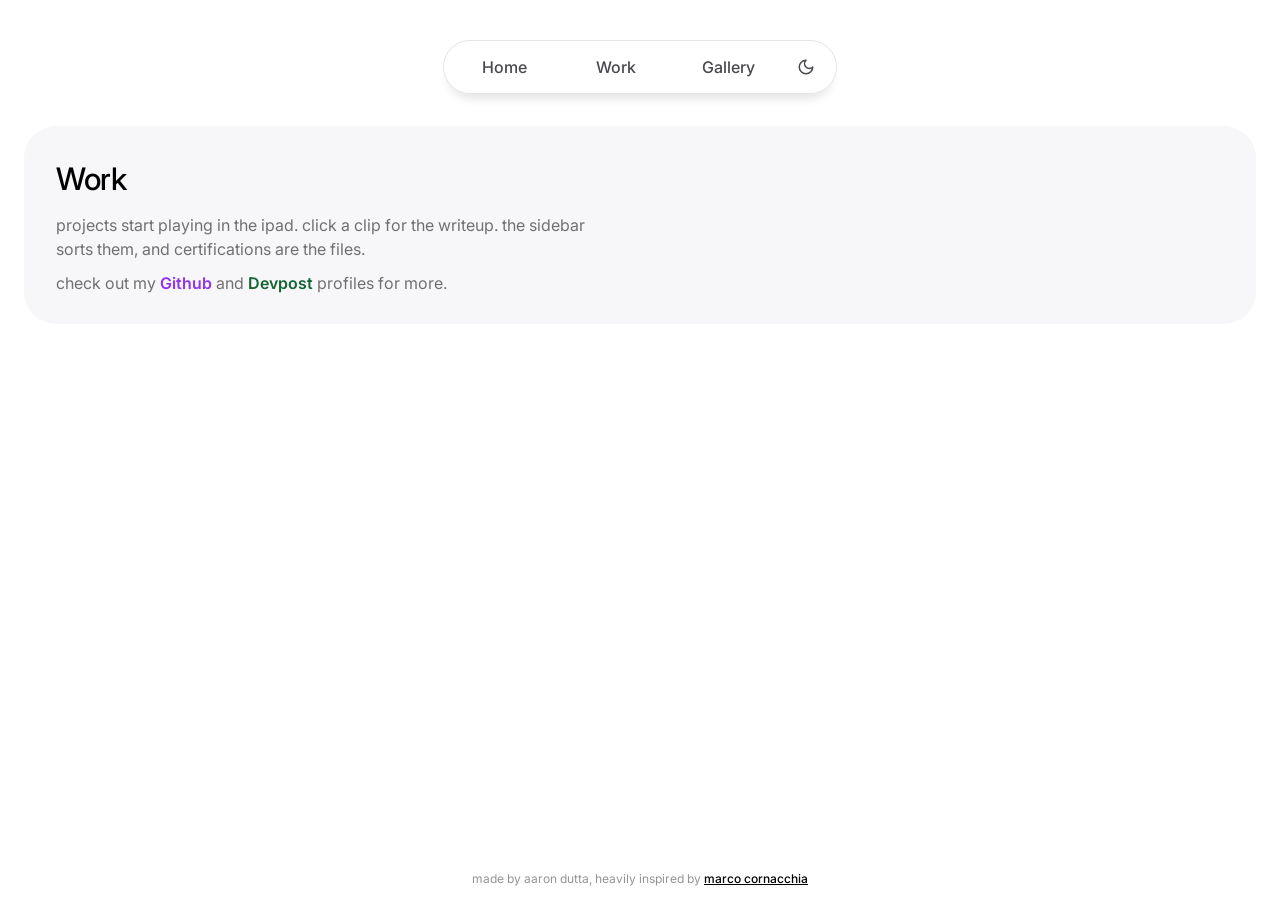
<file: work/index.html>
<!DOCTYPE html>
<html lang="en">
<head>
  <meta charset="UTF-8">
  <meta name="viewport" content="width=device-width, initial-scale=1.0, viewport-fit=cover">
  <script>
    (function () {
      document.documentElement.classList.add('aaron-preloading');
      try {
        var stored = localStorage.getItem('aaron-theme');
        var theme = stored === 'dark' || stored === 'light'
          ? stored
          : (window.matchMedia && window.matchMedia('(prefers-color-scheme: dark)').matches ? 'dark' : 'light');
        document.documentElement.setAttribute('data-theme', theme);
      } catch (e) {
        document.documentElement.setAttribute('data-theme', 'light');
      }
      function syncAaronVh() {
        var h = window.visualViewport ? window.visualViewport.height : window.innerHeight;
        document.documentElement.style.setProperty('--aaron-vh', h + 'px');
      }
      syncAaronVh();
      window.addEventListener('resize', syncAaronVh);
      if (window.visualViewport) window.visualViewport.addEventListener('resize', syncAaronVh);
    })();
  </script>
  <script src="/assets/js/google-analytics.js"></script>
  <title>Aaron's Work</title>
  <meta name="description" content="Projects and work by Aaron Dutta — software, math, and creative builds.">
  <link rel="canonical" href="https://aarondutta.com/work/">
  <link rel="icon" href="/favicon.png" type="image/png">
  <link rel="stylesheet" href="/assets/css/aaron-base.css?v=20261120-1">
  <link rel="stylesheet" href="/assets/css/aaron-work.css?v=20261029-5">
  <script src="/assets/js/aaron-base.js" defer></script>
  <script src="/assets/js/aaron-work-writeups.js?v=20260923-2" defer></script>
  <script src="/assets/js/aaron-work.js?v=20261029-5" defer></script>
  <script src="/assets/js/aaron-sounds.js" defer></script>
</head>
<body>
  <div class="aaron-preloader" id="aaron-preloader" aria-hidden="true">
    <div class="aaron-preloader__dots">
      <span></span><span></span><span></span>
    </div>
  </div>

  <div class="aaron-page">
    <header class="aaron-nav-fixed">
      <nav class="aaron-nav" aria-label="Primary">
        <a href="/" class="aaron-nav__item">Home</a>
        <a href="/work/" class="aaron-nav__item">Work</a>
        <a href="/gallery/" class="aaron-nav__item">Gallery</a>
        <button type="button" class="aaron-theme-toggle" aria-label="Switch to dark mode" title="Dark mode">
          <svg class="aaron-theme-toggle__moon" xmlns="http://www.w3.org/2000/svg" width="18" height="18" viewBox="0 0 24 24" fill="none" stroke="currentColor" stroke-width="2" stroke-linecap="round" stroke-linejoin="round" aria-hidden="true">
            <path d="M12 3a6 6 0 0 0 9 9 9 9 0 1 1-9-9Z"/>
          </svg>
          <svg class="aaron-theme-toggle__sun" xmlns="http://www.w3.org/2000/svg" width="18" height="18" viewBox="0 0 24 24" fill="none" stroke="currentColor" stroke-width="2" stroke-linecap="round" stroke-linejoin="round" aria-hidden="true">
            <circle cx="12" cy="12" r="4"/>
            <path d="M12 2v2"/>
            <path d="M12 20v2"/>
            <path d="m4.93 4.93 1.41 1.41"/>
            <path d="m17.66 17.66 1.41 1.41"/>
            <path d="M2 12h2"/>
            <path d="M20 12h2"/>
            <path d="m6.34 17.66-1.41 1.41"/>
            <path d="m19.07 4.93-1.41 1.41"/>
          </svg>
        </button>
      </nav>
    </header>

    <main class="aaron-work-main">
      <section class="aaron-tile aaron-work-intro">
        <h1 class="aaron-work-intro__title">Work</h1>
        <p class="aaron-work-intro__desc">projects start playing in the ipad. click a clip for the writeup. the sidebar sorts them, and certifications are the files.</p>
        <p class="aaron-work-intro__desc">check out my <a href="https://github.com/defAaron" class="aaron-hero__hl aaron-hero__hl--purple" target="_blank" rel="noopener noreferrer">Github</a> and <a href="https://devpost.com/defAaron" class="aaron-hero__hl aaron-hero__hl--green-dark" target="_blank" rel="noopener noreferrer">Devpost</a> profiles for more.</p>
      </section>

      <section class="aaron-tile aaron-split__ipad" id="aaron-ipad-tile" aria-label="iPad product shot">
        <div class="aaron-ipad-frame">
          <div class="aaron-ipad" id="aaron-ipad">
            <svg class="aaron-ipad__clip" width="0" height="0" aria-hidden="true">
              <defs>
                <clipPath id="aaron-ipad-screen-clip" clipPathUnits="objectBoundingBox">
                  <path d="M0.999949,0.499995L0.999956,0.506230L0.999968,0.512474L0.999973,0.518724L0.999971,0.524972L0.999977,0.531227L0.999968,0.537487L0.999961,0.543745L0.999968,0.550010L0.999977,0.556294L0.999962,0.562582L0.999960,0.568862L0.999993,0.575172L0.999996,0.581502L0.999989,0.587833L0.999983,0.594176L0.999977,0.600527L0.999992,0.606904L0.999988,0.613307L0.999954,0.619701L0.999973,0.626116L0.999997,0.632577L0.999989,0.639051L0.999983,0.645535L0.999988,0.652049L0.999985,0.658589L0.999975,0.665144L0.999989,0.671735L0.999988,0.678359L0.999975,0.684996L0.999984,0.691672L0.999982,0.698381L0.999980,0.705121L0.999974,0.711902L0.999930,0.718688L0.999938,0.725517L0.999961,0.732416L0.999947,0.739335L0.999952,0.746289L0.999979,0.753303L0.999996,0.760373L0.999970,0.767457L0.999963,0.774585L0.999968,0.781771L0.999970,0.789011L0.999967,0.796298L0.999963,0.803628L0.999991,0.811039L0.999996,0.818504L0.999980,0.826002L0.999989,0.833575L0.999983,0.841201L0.999997,0.848908L0.999984,0.856668L0.999963,0.864472L0.999994,0.872390L0.999987,0.880363L0.999986,0.888405L0.999992,0.896529L0.999999,0.904737L1.000000,0.913032L0.999953,0.921357L0.999962,0.929814L0.999923,0.938491L0.999167,0.946643L0.998303,0.954748L0.996826,0.962582L0.994505,0.969661L0.991745,0.976285L0.988342,0.982352L0.984253,0.987811L0.979182,0.992197L0.973429,0.995677L0.966880,0.998156L0.959528,0.999568L0.951408,0.999838L0.943334,0.999860L0.935346,0.999738L0.927739,0.999842L0.920251,0.999926L0.912855,0.999934L0.905600,0.999916L0.898528,0.999939L0.891599,0.999976L0.884766,0.999959L0.878095,0.999977L0.871538,0.999998L0.865018,0.999896L0.858694,0.999873L0.852519,0.999919L0.846397,0.999903L0.840366,0.999842L0.834488,0.999864L0.828653,0.999795L0.822994,0.999845L0.817372,0.999831L0.811847,0.999808L0.806439,0.999842L0.801084,0.999837L0.795813,0.999830L0.790625,0.999828L0.785523,0.999833L0.780526,0.999908L0.775550,0.999918L0.770640,0.999901L0.765809,0.999915L0.761012,0.999874L0.756307,0.999858L0.751682,0.999911L0.747055,0.999863L0.742512,0.999814L0.738070,0.999865L0.733655,0.999891L0.729292,0.999923L0.724955,0.999912L0.720672,0.999880L0.716457,0.999900L0.712267,0.999890L0.708127,0.999876L0.704033,0.999875L0.699976,0.999861L0.695966,0.999854L0.692006,0.999856L0.688097,0.999919L0.684188,0.999914L0.680322,0.999908L0.676483,0.999876L0.672691,0.999854L0.668944,0.999862L0.665228,0.999891L0.661533,0.999902L0.657871,0.999911L0.654234,0.999924L0.650622,0.999908L0.647049,0.999926L0.643491,0.999930L0.639954,0.999924L0.636441,0.999887L0.632968,0.999893L0.629511,0.999888L0.626076,0.999898L0.622657,0.999875L0.619270,0.999884L0.615900,0.999873L0.612559,0.999902L0.609222,0.999912L0.605906,0.999908L0.602607,0.999913L0.599322,0.999893L0.596061,0.999892L0.592817,0.999886L0.589591,0.999907L0.586378,0.999915L0.583180,0.999959L0.579977,0.999958L0.576790,0.999941L0.573620,0.999906L0.570466,0.999894L0.567318,0.999867L0.564188,0.999848L0.561070,0.999842L0.557972,0.999843L0.554883,0.999907L0.551781,0.999943L0.548683,0.999953L0.545593,0.999923L0.542524,0.999895L0.539465,0.999893L0.536408,0.999898L0.533350,0.999905L0.530303,0.999883L0.527271,0.999906L0.524227,0.999935L0.521179,0.999930L0.518139,0.999904L0.515115,0.999867L0.512097,0.999876L0.509078,0.999887L0.506055,0.999925L0.503026,0.999943L0.499998,0.999951L0.496974,0.999947L0.493957,0.999950L0.490928,0.999978L0.487893,0.999963L0.484864,0.999949L0.481840,0.999926L0.478815,0.999938L0.475766,0.999960L0.472719,0.999914L0.469681,0.999886L0.466646,0.999864L0.463598,0.999893L0.460535,0.999910L0.457468,0.999925L0.454390,0.999942L0.451310,0.999936L0.448220,0.999943L0.445125,0.999923L0.442023,0.999921L0.438916,0.999905L0.435799,0.999920L0.432662,0.999941L0.429514,0.999942L0.426355,0.999939L0.423197,0.999914L0.420022,0.999928L0.416832,0.999931L0.413621,0.999954L0.410398,0.999940L0.407166,0.999923L0.403921,0.999901L0.400662,0.999876L0.397395,0.999850L0.394108,0.999862L0.390781,0.999904L0.387439,0.999894L0.384096,0.999875L0.380738,0.999887L0.377326,0.999959L0.373898,0.999958L0.370464,0.999944L0.367018,0.999923L0.363537,0.999940L0.360033,0.999942L0.356494,0.999968L0.352933,0.999957L0.349353,0.999925L0.345760,0.999871L0.342149,0.999828L0.338495,0.999843L0.334780,0.999896L0.331041,0.999893L0.327289,0.999868L0.323512,0.999843L0.319686,0.999852L0.315832,0.999839L0.311944,0.999848L0.307988,0.999906L0.304009,0.999908L0.299993,0.999919L0.295947,0.999917L0.291835,0.999955L0.287698,0.999933L0.283534,0.999903L0.279310,0.999914L0.275039,0.999926L0.270675,1.000000L0.266302,0.999962L0.261903,0.999913L0.257439,0.999889L0.252925,0.999856L0.248347,0.999846L0.243693,0.999862L0.238986,0.999867L0.234195,0.999916L0.229317,0.999970L0.224429,0.999920L0.219504,0.999860L0.214449,0.999906L0.209310,0.999941L0.204107,0.999954L0.198841,0.999942L0.193513,0.999912L0.188085,0.999914L0.182553,0.999932L0.176964,0.999897L0.171290,0.999875L0.165463,0.999926L0.159578,0.999909L0.153584,0.999913L0.147475,0.999927L0.141261,0.999929L0.134949,0.999916L0.128505,0.999922L0.121956,0.999906L0.115267,0.999911L0.108440,0.999923L0.101480,0.999923L0.094429,0.999873L0.087158,0.999912L0.079782,0.999886L0.072251,0.999869L0.064486,0.999918L0.056683,0.999821L0.048587,0.999852L0.040342,0.999702L0.033088,0.998173L0.026525,0.995726L0.020756,0.992253L0.015689,0.987846L0.011650,0.982341L0.008249,0.976302L0.005447,0.969709L0.003134,0.962592L0.001713,0.954717L0.000838,0.946635L0.000092,0.938480L0.000015,0.929840L0.000009,0.921374L0.000023,0.912993L0.000032,0.904711L0.000012,0.896530L0.000008,0.888405L0.000018,0.880348L0.000029,0.872374L0.000018,0.864487L0.000016,0.856655L0.000022,0.848887L0.000035,0.841184L0.000036,0.833555L0.000040,0.825987L0.000023,0.818490L0.000021,0.811036L0.000024,0.803638L0.000026,0.796296L0.000030,0.789007L0.000029,0.781775L0.000017,0.774595L0.000016,0.767452L0.000023,0.760352L0.000036,0.753304L0.000020,0.746314L0.000013,0.739350L0.000018,0.732427L0.000007,0.725552L0.000001,0.718706L0.000009,0.711893L0.000008,0.705121L0.000009,0.698384L0.000000,0.691680L0.000002,0.684999L0.000010,0.678345L0.000033,0.671721L0.000038,0.665139L0.000033,0.658579L0.000035,0.652039L0.000040,0.645524L0.000043,0.639036L0.000041,0.632571L0.000039,0.626126L0.000032,0.619705L0.000017,0.613298L0.000016,0.606900L0.000028,0.600529L0.000009,0.594177L0.000012,0.587825L0.000022,0.581494L0.000020,0.575179L0.000022,0.568870L0.000030,0.562575L0.000027,0.556294L0.000022,0.550021L0.000006,0.543752L0.000006,0.537484L0.000007,0.531227L0.000005,0.524976L0.000001,0.518727L0.000000,0.512477L0.000010,0.506233L0.000010,0.499990L0.000019,0.493742L0.000038,0.487504L0.000028,0.481261L0.000038,0.475005L0.000057,0.468766L0.000027,0.462516L0.000016,0.456245L0.000010,0.449971L0.000011,0.443692L0.000011,0.437405L0.000018,0.431109L0.000022,0.424806L0.000023,0.418490L0.000021,0.412158L0.000027,0.405818L0.000017,0.399459L0.000017,0.393078L0.000031,0.386692L0.000029,0.380287L0.000031,0.373859L0.000035,0.367417L0.000022,0.360949L0.000013,0.354453L0.000016,0.347937L0.000024,0.341403L0.000025,0.334845L0.000014,0.328253L0.000015,0.321634L0.000014,0.314991L0.000008,0.308309L0.000022,0.301603L0.000032,0.294876L0.000015,0.288100L0.000010,0.281286L0.000006,0.274438L0.000010,0.267556L0.000011,0.260636L0.000007,0.253675L0.000000,0.246666L0.000000,0.239613L0.000012,0.232523L0.000030,0.225396L0.000031,0.218215L0.000029,0.210976L0.000038,0.203694L0.000036,0.196357L0.000029,0.188959L0.000019,0.181502L0.000010,0.173982L0.000023,0.166422L0.000010,0.158785L0.000008,0.151083L0.000016,0.143326L0.000025,0.135507L0.000015,0.127600L0.000030,0.119636L0.000041,0.111604L0.000037,0.103481L0.000043,0.095289L0.000021,0.086993L0.000011,0.078614L0.000008,0.070077L0.000379,0.061751L0.000863,0.053444L0.001728,0.045219L0.003387,0.037625L0.005455,0.030355L0.008296,0.023709L0.011777,0.017664L0.016066,0.012467L0.020954,0.008014L0.026528,0.004318L0.033065,0.001794L0.040354,0.000299L0.048541,0.000096L0.056564,0.000031L0.064452,0.000024L0.072193,0.000049L0.079755,0.000069L0.087095,0.000000L0.094402,0.000063L0.101552,0.000144L0.108452,0.000090L0.115258,0.000063L0.121974,0.000102L0.128518,0.000071L0.135026,0.000169L0.141299,0.000114L0.147514,0.000119L0.153600,0.000102L0.159585,0.000093L0.165451,0.000059L0.171227,0.000024L0.176937,0.000037L0.182544,0.000027L0.188120,0.000102L0.193585,0.000185L0.198871,0.000106L0.204131,0.000079L0.209319,0.000073L0.214432,0.000068L0.219478,0.000075L0.224447,0.000073L0.229357,0.000078L0.234211,0.000118L0.238964,0.000100L0.243657,0.000077L0.248291,0.000038L0.252896,0.000056L0.257426,0.000059L0.261896,0.000040L0.266331,0.000050L0.270712,0.000072L0.275025,0.000064L0.279292,0.000046L0.283526,0.000049L0.287718,0.000067L0.291863,0.000094L0.295950,0.000095L0.299990,0.000080L0.303991,0.000048L0.307970,0.000051L0.311906,0.000061L0.315799,0.000059L0.319663,0.000057L0.323500,0.000080L0.327298,0.000102L0.331060,0.000122L0.334780,0.000125L0.338468,0.000105L0.342138,0.000102L0.345778,0.000118L0.349373,0.000106L0.352941,0.000069L0.356498,0.000045L0.360036,0.000063L0.363533,0.000059L0.367011,0.000040L0.370480,0.000052L0.373921,0.000083L0.377326,0.000087L0.380712,0.000070L0.384077,0.000061L0.387421,0.000022L0.390767,0.000018L0.394095,0.000056L0.397386,0.000076L0.400657,0.000061L0.403918,0.000051L0.407165,0.000033L0.410409,0.000033L0.413645,0.000076L0.416848,0.000130L0.420013,0.000119L0.423178,0.000050L0.426357,0.000031L0.429519,0.000044L0.432662,0.000059L0.435795,0.000061L0.438917,0.000076L0.442024,0.000068L0.445131,0.000060L0.448236,0.000079L0.451320,0.000113L0.454387,0.000098L0.457456,0.000082L0.460522,0.000062L0.463588,0.000054L0.466651,0.000069L0.469704,0.000102L0.472746,0.000132L0.475774,0.000146L0.478798,0.000117L0.481835,0.000078L0.484876,0.000079L0.487906,0.000095L0.490931,0.000103L0.493952,0.000116L0.496963,0.000107L0.499979,0.000060L0.503013,0.000019L0.506050,0.000022L0.509071,0.000044L0.512091,0.000033L0.515120,0.000022L0.518153,0.000014L0.521190,0.000016L0.524232,0.000025L0.527279,0.000061L0.530312,0.000113L0.533339,0.000108L0.536392,0.000052L0.539467,0.000027L0.542546,0.000036L0.545618,0.000083L0.548690,0.000114L0.551769,0.000140L0.554852,0.000148L0.557952,0.000120L0.561068,0.000096L0.564190,0.000077L0.567326,0.000042L0.570479,0.000019L0.573640,0.000018L0.576807,0.000027L0.579982,0.000039L0.583170,0.000045L0.586376,0.000046L0.589601,0.000063L0.592823,0.000115L0.596046,0.000128L0.599311,0.000061L0.602612,0.000014L0.605925,0.000006L0.609243,0.000037L0.612570,0.000078L0.615898,0.000127L0.619261,0.000102L0.622664,0.000072L0.626084,0.000074L0.629514,0.000083L0.632971,0.000072L0.636451,0.000066L0.639956,0.000047L0.643500,0.000012L0.647064,0.000022L0.650638,0.000052L0.654235,0.000075L0.657866,0.000079L0.661532,0.000076L0.665227,0.000078L0.668954,0.000077L0.672712,0.000079L0.676500,0.000081L0.680327,0.000072L0.684192,0.000065L0.688091,0.000071L0.692011,0.000096L0.695981,0.000078L0.700006,0.000053L0.704060,0.000064L0.708146,0.000084L0.712273,0.000103L0.716442,0.000117L0.720672,0.000097L0.724954,0.000082L0.729284,0.000067L0.733661,0.000059L0.738093,0.000049L0.742566,0.000059L0.747107,0.000042L0.751694,0.000050L0.756349,0.000040L0.761052,0.000062L0.765803,0.000087L0.770650,0.000059L0.775559,0.000054L0.780523,0.000067L0.785567,0.000060L0.790682,0.000060L0.795870,0.000068L0.801123,0.000090L0.806470,0.000087L0.811903,0.000083L0.817427,0.000071L0.823041,0.000062L0.828736,0.000071L0.834523,0.000079L0.840414,0.000081L0.846403,0.000087L0.852502,0.000082L0.858731,0.000054L0.865059,0.000056L0.871464,0.000098L0.878049,0.000065L0.884711,0.000097L0.891558,0.000058L0.898514,0.000067L0.905546,0.000141L0.912804,0.000110L0.920215,0.000090L0.927781,0.000076L0.935487,0.000090L0.943372,0.000091L0.951444,0.000091L0.959751,0.000173L0.966996,0.001730L0.973524,0.004238L0.979206,0.007856L0.983971,0.012438L0.988318,0.017534L0.991811,0.023556L0.994765,0.030083L0.996915,0.037374L0.998399,0.045148L0.999256,0.053275L0.999974,0.061464L0.999991,0.070151L0.999983,0.078615L0.999976,0.086991L0.999951,0.095286L0.999979,0.103458L0.999979,0.111589L0.999966,0.119646L0.999958,0.127620L0.999953,0.135519L0.999959,0.143339L0.999971,0.151093L0.999972,0.158788L0.999977,0.166425L0.999941,0.174014L0.999962,0.181500L0.999967,0.188960L0.999941,0.196367L0.999959,0.203695L0.999936,0.211004L0.999923,0.218234L0.999953,0.225397L0.999965,0.232539L0.999956,0.239637L0.999963,0.246675L0.999975,0.253680L0.999954,0.260659L0.999942,0.267569L0.999983,0.274435L0.999959,0.281305L0.999946,0.288111L0.999950,0.294886L0.999923,0.301635L0.999929,0.308323L0.999959,0.314994L0.999938,0.321654L0.999941,0.328263L0.999943,0.334852L0.999940,0.341410L0.999959,0.347937L0.999970,0.354450L0.999974,0.360938L0.999989,0.367409L0.999965,0.373871L0.999951,0.380285L0.999982,0.386685L0.999970,0.393092L0.999952,0.399463L0.999965,0.405812L0.999971,0.412156L0.999977,0.418484L0.999989,0.424802L0.999984,0.431116L0.999974,0.437410L0.999979,0.443689L0.999987,0.449970L0.999976,0.456244L0.999972,0.462507L0.999964,0.468759L0.999977,0.475009L0.999974,0.481261L0.999976,0.487510L0.999963,0.493758Z"/>
                </clipPath>
              </defs>
            </svg>
            <img class="aaron-ipad__shell" src="/assets/ipad/6.png?v=4" alt="" width="1365" height="1152">

            <div class="aaron-ipad__screen" aria-label="iPad Files">
              <div class="aaron-files is-sidebar-hidden">
                <aside class="aaron-files__sidebar">
                  <div class="aaron-files__sidebar-bar">
                    <button type="button" class="aaron-files__glyph" id="aaron-files-sidebar-toggle" aria-label="Show sidebar" aria-expanded="false" title="Show sidebar">
                      <svg viewBox="0 0 24 24" fill="none" stroke="currentColor" stroke-width="1.8" aria-hidden="true"><rect x="3.5" y="5" width="17" height="14" rx="2.2"/><path d="M9.2 5v14"/></svg>
                    </button>
                  </div>

                  <div class="aaron-files__row is-active" data-tab="all" role="button" tabindex="0">
                    <span class="aaron-files__row-icon aaron-files__row-icon--yellow">
                      <svg viewBox="0 0 24 24" fill="currentColor" aria-hidden="true"><path d="M12 2.2l2.86 5.8 6.4.93-4.63 4.52 1.09 6.37L12 17.77l-5.72 3.01 1.09-6.37-4.63-4.52 6.4-.93L12 2.2Z"/></svg>
                    </span>
                    All
                  </div>

                  <div class="aaron-files__group">
                    <button type="button" class="aaron-files__section" aria-expanded="true" aria-controls="aaron-files-favorites" title="Hide Favorites">
                      <span>Favorites</span>
                      <svg viewBox="0 0 12 12" aria-hidden="true"><path d="M3 4.5 6 8l3-3.5" fill="none" stroke="currentColor" stroke-width="1.4" stroke-linecap="round" stroke-linejoin="round"/></svg>
                    </button>
                    <div class="aaron-files__group-items" id="aaron-files-favorites">
                      <div class="aaron-files__row" data-tab="work" role="button" tabindex="0">
                        <span class="aaron-files__row-icon aaron-files__row-icon--purple">
                          <svg viewBox="0 0 24 24" fill="none" stroke="currentColor" stroke-width="1.7" stroke-linejoin="round" aria-hidden="true"><path d="M4 10h16v9.6a1.4 1.4 0 0 1-1.4 1.4H5.4A1.4 1.4 0 0 1 4 19.6V10Z"/><path d="M8.2 10V7.4A1.8 1.8 0 0 1 10 5.6h4A1.8 1.8 0 0 1 15.8 7.4V10"/></svg>
                        </span>
                        Work
                      </div>
                      <div class="aaron-files__row" data-tab="projects" role="button" tabindex="0">
                        <span class="aaron-files__row-icon aaron-files__row-icon--light-blue">
                          <svg viewBox="0 0 24 24" fill="none" stroke="currentColor" stroke-width="1.7" stroke-linejoin="round" aria-hidden="true"><path d="M3.6 9.2h16.8v8.4A2.2 2.2 0 0 1 18.2 19.8H5.8A2.2 2.2 0 0 1 3.6 17.6V9.2Z"/><path d="M3.6 9.2V7.6A1.8 1.8 0 0 1 5.4 5.8h4.2l1.8 1.8h8.8"/></svg>
                        </span>
                        Projects
                      </div>
                      <div class="aaron-files__row" data-tab="certifications" role="button" tabindex="0">
                        <span class="aaron-files__row-icon">
                          <svg viewBox="0 0 24 24" fill="none" stroke="currentColor" stroke-width="1.7" stroke-linejoin="round" aria-hidden="true"><circle cx="12" cy="8.2" r="3.1"/><path d="M7.2 19.4c.45-2.55 2.35-4.1 4.8-4.1s4.35 1.55 4.8 4.1"/><path d="M17.2 5.4 18.9 7l3-3.2" stroke-linecap="round"/></svg>
                        </span>
                        Certifications
                      </div>
                    </div>
                  </div>

                  <div class="aaron-files__group">
                    <button type="button" class="aaron-files__section" aria-expanded="true" aria-controls="aaron-files-locations" title="Hide Locations">
                      <span>Locations</span>
                      <svg viewBox="0 0 12 12" aria-hidden="true"><path d="M3 4.5 6 8l3-3.5" fill="none" stroke="currentColor" stroke-width="1.4" stroke-linecap="round" stroke-linejoin="round"/></svg>
                    </button>
                    <div class="aaron-files__group-items" id="aaron-files-locations">
                      <div class="aaron-files__row" data-tab="hackathons" role="button" tabindex="0">
                        <span class="aaron-files__row-icon aaron-files__row-icon--yellow">
                          <svg viewBox="0 0 24 24" fill="none" stroke="currentColor" stroke-width="1.7" stroke-linejoin="round" aria-hidden="true"><path d="M13.2 4.6 7.4 13.4h4.1L10.8 19.4l5.8-8.8h-4.1Z"/></svg>
                        </span>
                        Hackathons
                      </div>
                      <div class="aaron-files__row" data-tab="personal-projects" role="button" tabindex="0">
                        <span class="aaron-files__row-icon aaron-files__row-icon--light-blue">
                          <svg viewBox="0 0 24 24" fill="none" stroke="currentColor" stroke-width="1.7" stroke-linejoin="round" aria-hidden="true"><path d="M3.6 9.2h16.8v8.4A2.2 2.2 0 0 1 18.2 19.8H5.8A2.2 2.2 0 0 1 3.6 17.6V9.2Z"/><path d="M3.6 9.2V7.6A1.8 1.8 0 0 1 5.4 5.8h4.2l1.8 1.8h8.8"/></svg>
                        </span>
                        Personal Projects
                      </div>
                    </div>
                  </div>

                </aside>

                <div class="aaron-files__main">
                  <div class="aaron-files__toolbar">
                    <div class="aaron-files__toolbar-left">
                      <button type="button" class="aaron-files__icon-btn" id="aaron-files-sidebar-open" aria-label="Show sidebar" title="Show sidebar">
                        <svg viewBox="0 0 24 24" fill="none" stroke="currentColor" stroke-width="1.8" aria-hidden="true"><rect x="3.5" y="5" width="17" height="14" rx="2.2"/><path d="M9.2 5v14"/></svg>
                      </button>
                      <div class="aaron-files__history">
                        <button type="button" class="aaron-files__history-btn is-disabled" id="aaron-files-back" aria-label="Back" title="Back">
                          <svg viewBox="0 0 12 12" fill="none" stroke="currentColor" stroke-width="1.6" stroke-linecap="round" stroke-linejoin="round"><path d="M7.6 2.4 3.4 6l4.2 3.6"/></svg>
                        </button>
                        <button type="button" class="aaron-files__history-btn is-disabled" id="aaron-files-forward" aria-label="Forward" title="Forward">
                          <svg viewBox="0 0 12 12" fill="none" stroke="currentColor" stroke-width="1.6" stroke-linecap="round" stroke-linejoin="round"><path d="M4.4 2.4 8.6 6l-4.2 3.6"/></svg>
                        </button>
                      </div>
                    </div>
                    <div class="aaron-files__actions">
                      <div class="aaron-files__view-wrap">
                        <button type="button" class="aaron-files__icon-btn" id="aaron-files-view-btn" aria-label="View options" aria-haspopup="menu" aria-expanded="false" title="View options">
                          <svg viewBox="0 0 24 24" fill="none" stroke="currentColor" stroke-width="1.9" aria-hidden="true"><rect x="4" y="4" width="6.2" height="6.2" rx="1.1"/><rect x="13.8" y="4" width="6.2" height="6.2" rx="1.1"/><rect x="4" y="13.8" width="6.2" height="6.2" rx="1.1"/><rect x="13.8" y="13.8" width="6.2" height="6.2" rx="1.1"/></svg>
                        </button>
                        <div class="aaron-files__menu" id="aaron-files-view-menu" hidden role="menu" aria-label="View options">
                          <div class="aaron-files__menu-view" id="aaron-files-menu-view">
                            <button type="button" class="aaron-files__menu-item is-checked" role="menuitemradio" aria-checked="true" data-view="icons">
                              <span class="aaron-files__menu-check" aria-hidden="true">✓</span>
                              Icons
                            </button>
                            <button type="button" class="aaron-files__menu-item" role="menuitemradio" aria-checked="false" data-view="list">
                              <span class="aaron-files__menu-check" aria-hidden="true">✓</span>
                              List
                            </button>
                            <div class="aaron-files__menu-sep" role="separator"></div>
                          </div>
                          <div class="aaron-files__menu-label">Sort By</div>
                          <button type="button" class="aaron-files__menu-item" role="menuitemradio" aria-checked="false" data-sort="name">
                            <span class="aaron-files__menu-check" aria-hidden="true">✓</span>
                            Name
                          </button>
                          <button type="button" class="aaron-files__menu-item" role="menuitemradio" aria-checked="false" data-sort="date">
                            <span class="aaron-files__menu-check" aria-hidden="true">✓</span>
                            Date
                            <span class="aaron-files__menu-hint">newest to oldest</span>
                          </button>
                        </div>
                      </div>
                      <div class="aaron-files__search" id="aaron-files-search-wrap">
                        <button type="button" class="aaron-files__search-toggle" id="aaron-files-search-btn" aria-label="Search" aria-expanded="false" title="Search">
                          <svg viewBox="0 0 24 24" fill="none" stroke="currentColor" stroke-width="2" stroke-linecap="round" aria-hidden="true"><circle cx="11" cy="11" r="6.2"/><path d="m16.2 16.2 3.3 3.3"/></svg>
                        </button>
                        <input class="aaron-files__search-input" id="aaron-files-search" type="search" placeholder="Search" autocomplete="off" spellcheck="false" tabindex="-1">
                      </div>
                    </div>
                  </div>

                  <div class="aaron-files__grid" id="aaron-files-grid"></div>
                </div>
              </div>
            </div>

            <div class="aaron-ipad-pop" id="aaron-ipad-pop" hidden>
              <button type="button" class="aaron-ipad-pop__backdrop" id="aaron-ipad-pop-backdrop" aria-label="Close project"></button>
              <div class="aaron-ipad-pop__card aaron-ipad-pop__card--stacked" role="dialog" aria-modal="true" aria-labelledby="aaron-ipad-pop-title">
                <button type="button" class="aaron-ipad-pop__close" id="aaron-ipad-pop-close" aria-label="Close">
                  <svg viewBox="0 0 24 24" fill="none" stroke="currentColor" stroke-width="2.2" stroke-linecap="round" aria-hidden="true"><path d="M6 6l12 12M18 6 6 18"/></svg>
                </button>
                <div class="aaron-ipad-pop__top">
                  <div class="aaron-ipad-pop__body">
                    <h3 class="aaron-ipad-pop__title" id="aaron-ipad-pop-title"></h3>
                    <p class="aaron-ipad-pop__desc aaron-ipad-pop__desc--tagline" id="aaron-ipad-pop-desc"></p>
                  </div>
                  <div class="aaron-ipad-pop__media">
                    <div class="aaron-ipad-pop__demo" id="aaron-ipad-pop-demo">
                      <span class="aaron-ipad-pop__play"></span>
                      <span class="aaron-ipad-pop__demo-label">Demo</span>
                    </div>
                  </div>
                  <div class="aaron-ipad-pop__stack-block" id="aaron-ipad-pop-stack-block">
                    <p class="aaron-ipad-pop__stack-label">built with:</p>
                    <div class="aaron-ipad-pop__stack" id="aaron-ipad-pop-stack"></div>
                  </div>
                </div>
                <div class="aaron-ipad-pop__write aaron-ipad-pop__write--stacked-desc" id="aaron-ipad-pop-write"></div>
              </div>
            </div>

            <div class="aaron-ipad__status">
              <span class="aaron-ipad__time">
                <span id="aaron-ipad-time">9:41</span>
                <span class="aaron-ipad__tz">(live EST)</span>
              </span>
              <img class="aaron-ipad__status-icons" src="/assets/phone/status-icons.svg" alt="">
            </div>
          </div>
        </div>
        <div class="aaron-ipad__cursor" id="aaron-ipad-cursor"></div>
      </section>
    </main>

    <p class="aaron-footer">
      made by aaron dutta, heavily inspired by <a href="https://www.marco.fyi" target="_blank" rel="noopener noreferrer">marco cornacchia</a>
    </p>
  </div>
</body>
</html>
</file>
<file: assets/css/aaron-base.css>
@import url('https://fonts.googleapis.com/css2?family=Inter:wght@400;500;600;700;800&display=swap');

:root {
  --aaron-bg: #fff;
  --aaron-bg-light: #fff;
  --aaron-tile: #f7f7f9;
  --aaron-ink: #000;
  --aaron-muted: #707070;
  --aaron-caption: #949494;
  --aaron-nav-muted: #48484e;
  --aaron-nav-bg: rgba(255, 255, 255, 0.99);
  --aaron-nav-glass: rgba(255, 255, 255, 0.74);
  --aaron-nav-border: rgba(0, 0, 0, 0.1);
  --aaron-nav-shadow: 0 10px 10px -5px rgba(0, 0, 0, 0.1);
  --aaron-nav-toggle-hover: rgba(0, 0, 0, 0.06);
  --aaron-preloader-bg: #fff;
  --aaron-preloader-dot: #ccc;
  --aaron-hr: rgba(0, 0, 0, 0.06);
  --aaron-hl-yellow: #ca8a04;
  --aaron-hl-red: #dc2626;
  --aaron-hl-blue: #2563eb;
  --aaron-hl-green: #16a34a;
  --aaron-hl-green-dark: #166534;
  --aaron-hl-navy: #0a1628;
  --aaron-hl-purple: #9333ea;
  --aaron-hl-crimson: #991b1b;
  --aaron-hl-dusty-purple: #7c3aed;
  --aaron-hl-slate-blue: #2563eb;
  --aaron-hl-muted-teal: #0f766e;
  --aaron-tile-radius: 32px;
  --aaron-gap: 16px;
  --aaron-unit: 328px;
  --aaron-font: 'Inter', ui-sans-serif, system-ui, -apple-system, sans-serif;
  --aaron-mini-gallery-fill: #5282d6;
  --aaron-mini-gallery-shadow: #b0d0f4;
  --aaron-mini-projects-fill: #674ea7;
  --aaron-mini-projects-shadow: #d1c8e4;
}

html[data-theme="dark"] {
  color-scheme: dark;
  --aaron-bg: #0c0c0e;
  --aaron-tile: #17171a;
  --aaron-ink: #f2f2f3;
  --aaron-muted: #a3a3a8;
  --aaron-caption: #7c7c82;
  --aaron-nav-muted: #c0c0c6;
  --aaron-nav-bg: rgba(28, 28, 32, 0.96);
  --aaron-nav-glass: rgba(28, 28, 32, 0.78);
  --aaron-nav-border: rgba(255, 255, 255, 0.1);
  --aaron-nav-shadow: 0 10px 18px -6px rgba(0, 0, 0, 0.55);
  --aaron-nav-toggle-hover: rgba(255, 255, 255, 0.08);
  --aaron-preloader-bg: #0c0c0e;
  --aaron-preloader-dot: #4a4a50;
  --aaron-hr: rgba(255, 255, 255, 0.08);
  --aaron-hl-yellow: #eab308;
  --aaron-hl-red: #f87171;
  --aaron-hl-blue: #60a5fa;
  --aaron-hl-green: #4ade80;
  --aaron-hl-green-dark: #86efac;
  --aaron-hl-navy: #9db0cc;
  --aaron-hl-purple: #c084fc;
  --aaron-hl-crimson: #f87171;
  --aaron-hl-dusty-purple: #c4b5fd;
  --aaron-hl-slate-blue: #93c5fd;
  --aaron-hl-muted-teal: #5eead4;
}

*,
*::before,
*::after {
  box-sizing: border-box;
  margin: 0;
  padding: 0;
}

html {
  scroll-behavior: smooth;
  color-scheme: light;
}

/* Lock scroll while preloader covers the page (iOS in-app browsers e.g. X on iPad). */
html.aaron-preloading {
  overflow: hidden;
  height: 100%;
}

html.aaron-preloading body {
  overflow: hidden;
  position: fixed;
  width: 100%;
  height: 100%;
}

body {
  font-family: var(--aaron-font);
  background: var(--aaron-bg);
  color: var(--aaron-ink);
  line-height: 1.5;
  -webkit-font-smoothing: antialiased;
}

a {
  color: inherit;
}

/* —— Preloader —— */
.aaron-preloader {
  position: fixed;
  z-index: 9999;
  top: 0;
  left: 0;
  width: 100%;
  /* visualViewport / innerHeight via JS; fallbacks for in-app WebViews where inset:0 is short */
  height: var(--aaron-vh, 100dvh);
  min-height: 100vh;
  min-height: 100dvh;
  min-height: -webkit-fill-available;
  right: 0;
  margin: calc(-1 * env(safe-area-inset-top, 0px)) calc(-1 * env(safe-area-inset-right, 0px))
    calc(-1 * env(safe-area-inset-bottom, 0px)) calc(-1 * env(safe-area-inset-left, 0px));
  padding: env(safe-area-inset-top, 0px) env(safe-area-inset-right, 0px)
    env(safe-area-inset-bottom, 0px) env(safe-area-inset-left, 0px);
  box-sizing: border-box;
  display: flex;
  align-items: center;
  justify-content: center;
  background: var(--aaron-preloader-bg);
  transition: opacity 0.5s ease, visibility 0.5s ease;
}

.aaron-preloader.is-hidden {
  opacity: 0;
  visibility: hidden;
  pointer-events: none;
}

.aaron-preloader__dots {
  display: flex;
  gap: 8px;
}

.aaron-preloader__dots span {
  width: 8px;
  height: 8px;
  border-radius: 50%;
  background: var(--aaron-preloader-dot);
  animation: aaronDotPulse 1.2s ease-in-out infinite;
}

.aaron-preloader__dots span:nth-child(2) { animation-delay: 0.15s; }
.aaron-preloader__dots span:nth-child(3) { animation-delay: 0.3s; }

@keyframes aaronDotPulse {
  0%, 80%, 100% { opacity: 0.3; transform: scale(0.85); }
  40% { opacity: 1; transform: scale(1); }
}

/* —— Page shell —— */
.aaron-page {
  display: flex;
  flex-direction: column;
  align-items: center;
  min-height: 100vh;
  padding-bottom: 2rem;
}

/* —— Nav pill —— */
.aaron-nav-fixed {
  position: sticky;
  top: 40px;
  z-index: 4444;
  display: flex;
  justify-content: center;
  width: 100%;
  padding: 0 1rem;
  margin-bottom: 4.5rem;
  /* The bar is full-width, but only the pill should take the pointer.
     Empty space beside it has to fall through to the iPad underneath. */
  pointer-events: none;
}

.aaron-nav {
  display: flex;
  align-items: center;
  padding: 4px;
  pointer-events: auto;
  background: var(--aaron-nav-bg);
  border: 1px solid var(--aaron-nav-border);
  border-radius: 56px;
  box-shadow: var(--aaron-nav-shadow);
}

@supports ((backdrop-filter: blur(1px)) or (-webkit-backdrop-filter: blur(1px))) {
  .aaron-nav {
    background: var(--aaron-nav-glass);
    -webkit-backdrop-filter: blur(8px) saturate(145%);
    backdrop-filter: blur(8px) saturate(145%);
  }
}

.aaron-nav__item {
  position: relative;
  display: flex;
  align-items: center;
  justify-content: center;
  width: 112px;
  height: 44px;
  padding: 12px 24px;
  border-radius: 230px;
  text-decoration: none;
  font-size: 16px;
  font-weight: 500;
  color: var(--aaron-nav-muted);
  transition: color 0.2s ease;
}

.aaron-nav__item:hover,
.aaron-nav__item.is-active {
  color: var(--aaron-ink);
}

.aaron-nav__item.is-active::after {
  content: '';
  position: absolute;
  left: 14px;
  top: 50%;
  transform: translateY(-50%);
  width: 5px;
  height: 5px;
  border-radius: 50%;
  background: #ff4141;
}

.aaron-theme-toggle {
  position: relative;
  flex-shrink: 0;
  width: 44px;
  height: 44px;
  margin-right: 4px;
  padding: 0;
  border: none;
  border-radius: 50%;
  overflow: hidden;
  background: transparent;
  color: var(--aaron-nav-muted);
  cursor: pointer;
  transition: color 0.2s ease, background 0.2s ease;
}

.aaron-theme-toggle:hover,
.aaron-theme-toggle:focus-visible {
  color: var(--aaron-ink);
  background: var(--aaron-nav-toggle-hover);
}

.aaron-theme-toggle:focus-visible {
  outline: 2px solid var(--aaron-ink);
  outline-offset: 2px;
}

.aaron-theme-toggle svg {
  position: absolute;
  inset: 0;
  margin: auto;
  width: 18px;
  height: 18px;
  opacity: 0;
}

.aaron-theme-toggle__moon {
  transform: translateX(-20px) rotate(-125deg);
}

.aaron-theme-toggle__sun {
  transform: translateX(20px) rotate(125deg);
}

html:not([data-theme="dark"]) .aaron-theme-toggle__moon,
html[data-theme="dark"] .aaron-theme-toggle__sun {
  opacity: 1;
  transform: translateX(0) rotate(0);
}

@media (prefers-reduced-motion: no-preference) {
  html:not(.aaron-preloading) .aaron-theme-toggle svg {
    transition: transform 360ms ease-in-out, opacity 360ms ease-in-out;
  }
}

/* —— Home grid (bento) —— */
.aaron-look-around {
  display: flex;
  justify-content: flex-end;
  align-items: center;
  width: 100%;
  max-width: calc(var(--aaron-unit) * 4 + var(--aaron-gap) * 3);
  padding: 0 1rem;
  margin: 1rem 0 8px;
  z-index: 2;
}

.aaron-look-around__hint {
  display: inline-flex;
  align-items: center;
  gap: 8px;
  color: var(--aaron-caption);
  font-size: 14px;
  font-weight: 400;
  letter-spacing: 0.1px;
  line-height: 1;
}

.aaron-look-around__hint img {
  display: block;
  width: 14px;
  height: 14px;
  flex-shrink: 0;
}

html[data-theme="dark"] .aaron-look-around__hint img {
  filter: invert(1);
  opacity: 0.55;
}

.aaron-grid {
  display: grid;
  grid-template-columns: minmax(0, 1fr) minmax(0, 1fr);
  gap: var(--aaron-gap);
  position: relative;
  z-index: 2;
  width: 100%;
  max-width: calc(var(--aaron-unit) * 4 + var(--aaron-gap) * 3);
  padding: 0 1rem;
}

.aaron-grid__column {
  display: grid;
  gap: var(--aaron-gap);
  align-content: stretch;
  align-self: stretch;
  min-width: 0;
  min-height: 0;
}

.aaron-grid__column--left {
  grid-template-rows: auto minmax(520px, 1fr);
}

.aaron-grid__column--right {
  grid-template-rows: auto minmax(360px, 1fr) auto;
}

/* —— Base tile —— */
.aaron-tile {
  background: var(--aaron-tile);
  border-radius: var(--aaron-tile-radius);
  position: relative;
  overflow: visible;
  width: 100%;
  min-width: 0;
  height: auto;
}

.aaron-tile--xl {
  padding: 28px 32px;
  overflow: visible;
}

.aaron-tile--dock {
  padding: 20px 20px 24px;
  display: flex;
  flex-direction: column;
  justify-content: center;
  overflow: visible;
}

/* —— Hero —— */
.aaron-hero__primary {
  font-size: 31px;
  font-weight: 500;
  letter-spacing: -0.4px;
  line-height: 1.25;
  color: var(--aaron-caption);
  margin-bottom: 0;
}

.aaron-hero__emphasis {
  color: var(--aaron-ink);
}

.aaron-hero__link {
  color: var(--aaron-ink);
  font-weight: 500;
  text-decoration: underline;
  cursor: pointer;
}

.aaron-hero__link-wrap {
  position: relative;
  display: inline;
}

.aaron-hero__link-preview {
  position: absolute;
  top: calc(100% + 10px);
  left: 50%;
  z-index: 10;
  width: 168px;
  height: auto;
  border-radius: 14px;
  box-shadow: 0 10px 28px rgba(0, 0, 0, 0.14);
  opacity: 0;
  visibility: hidden;
  pointer-events: none;
  transform: translateX(-50%) translateY(4px);
  transition: opacity 0.35s ease, visibility 0.35s ease, transform 0.35s ease;
}

.aaron-hero__link-wrap:hover .aaron-hero__link-preview,
.aaron-hero__link-wrap:focus-within .aaron-hero__link-preview {
  opacity: 1;
  visibility: visible;
  transform: translateX(-50%) translateY(0);
}

.aaron-hero__hr {
  width: 100%;
  height: 1.4px;
  background: var(--aaron-hr);
  margin: 24px 0;
  border: 0;
}

.aaron-hero__statements {
  position: relative;
  min-height: 2rem;
  margin-bottom: 1.25rem;
}

.aaron-hero__bio {
  display: flex;
  flex-direction: column;
  gap: 1.25rem;
  margin-top: 0.35rem;
  overflow: visible;
}

.aaron-hero__description {
  list-style: none;
  display: flex;
  flex-direction: column;
  gap: 0.4rem;
  margin: 0;
}

.aaron-hero__description li {
  font-size: 16px;
  font-weight: 400;
  line-height: 1.5;
  letter-spacing: 0.01em;
  color: var(--aaron-muted);
  padding-left: 1rem;
  position: relative;
}

.aaron-hero__description li.aaron-hero__description-lead {
  font-family: var(--aaron-font);
  font-size: 12px;
  font-weight: 600;
  font-style: normal;
  line-height: 1;
  letter-spacing: normal;
  text-transform: uppercase;
  color: #747474;
  padding-left: 0;
  margin-bottom: calc(16px - 0.4rem);
}

html[data-theme="dark"] .aaron-hero__description li.aaron-hero__description-lead {
  color: #a3a3a8;
}

.aaron-hero__description li.aaron-hero__description-lead::before {
  content: none;
}

.aaron-hero__description li::before {
  content: '–';
  position: absolute;
  left: 0;
  color: var(--aaron-caption);
}

.aaron-hero__statement {
  font-size: 20px;
  font-weight: 400;
  line-height: 1.5;
  letter-spacing: 0.01em;
  color: var(--aaron-muted);
  margin-bottom: 26px;
  opacity: 0;
  transform: translateY(8px);
  transition: opacity 0.5s ease, transform 0.5s ease;
  position: absolute;
  inset: 0;
  pointer-events: none;
}

.aaron-hero__statement.is-active {
  opacity: 1;
  transform: translateY(0);
  position: relative;
  pointer-events: auto;
}

.aaron-hero__statement-tail {
  white-space: nowrap;
}

.aaron-hero__cycle {
  position: relative;
  display: inline-flex;
  align-items: center;
  justify-content: center;
  width: calc(0.92em * 20 / 23.4);
  height: 0.92em;
  margin: 0 0 0 0.34em;
  padding: 0;
  border: 0;
  border-radius: 0.2em;
  background: none;
  font: inherit;
  color: inherit;
  vertical-align: -0.16em;
  line-height: 0;
  cursor: pointer;
  flex-shrink: 0;
}

.aaron-hero__cycle::after {
  content: '';
  position: absolute;
  inset: -0.38em;
}

.aaron-hero__cycle svg {
  display: block;
  width: 100%;
  height: 100%;
}

.aaron-hero__cycle:hover,
.aaron-hero__cycle:focus-visible {
  color: var(--aaron-ink);
}

.aaron-hero__cycle:focus-visible {
  outline: 2px solid var(--aaron-ink);
  outline-offset: 3px;
}

.aaron-hero__hl {
  font-weight: 600;
}

.aaron-hero__bio .aaron-hero__hl {
  color: var(--aaron-ink);
  font-weight: 500;
}

.aaron-hero__bio .aaron-hero__hl--dusty-purple {
  color: var(--aaron-hl-dusty-purple);
  font-weight: 700;
}

.aaron-hero__bio .aaron-hero__hl--slate-blue {
  color: var(--aaron-hl-slate-blue);
  font-weight: 700;
}

.aaron-hero__bio .aaron-hero__hl--muted-teal {
  color: var(--aaron-hl-muted-teal);
  font-weight: 700;
}

.aaron-hero__org-icon {
  display: inline-block;
  width: 1em;
  height: 1em;
  margin: 0 0.15em 0 0;
  flex-shrink: 0;
  vertical-align: -0.15em;
  object-fit: contain;
  border-radius: 0.2em;
}

html[data-theme="dark"] .aaron-hero__org-icon[src*="uwarg"],
html[data-theme="dark"] .aaron-hero__org-icon[src*="uw-cube"] {
  filter: invert(1);
}

a.aaron-hero__hl {
  display: inline-flex;
  align-items: center;
  gap: 0.15em;
  text-decoration: none;
  cursor: pointer;
  background-image: linear-gradient(currentColor, currentColor);
  background-repeat: no-repeat;
  background-position: left bottom;
  background-size: 0% 2px;
  padding-bottom: 0.12em;
  transition: background-size 0.55s cubic-bezier(0.4, 0, 0.2, 1);
}

@media (hover: hover) and (pointer: fine) {
  a.aaron-hero__hl:hover {
    background-size: 100% 2px;
  }
}

a.aaron-hero__hl:focus-visible {
  background-size: 100% 2px;
}

.aaron-hero__hl--yellow {
  color: var(--aaron-hl-yellow);
}

.aaron-hero__hl--red {
  color: var(--aaron-hl-red);
}

.aaron-hero__hl--blue {
  color: var(--aaron-hl-blue);
}

.aaron-hero__hl--green {
  color: var(--aaron-hl-green);
}

.aaron-hero__hl--green-dark {
  color: var(--aaron-hl-green-dark);
}

.aaron-hero__hl--navy {
  color: var(--aaron-hl-navy);
}

.aaron-hero__hl--purple {
  color: var(--aaron-hl-purple);
}

.aaron-hero__hl--crimson {
  color: var(--aaron-hl-crimson);
}

/* —— Awards —— */
.aaron-awards {
  padding: 24px 28px;
  display: flex;
  flex-direction: column;
  gap: 10px;
}

.aaron-awards__title {
  font-size: 15px;
  font-weight: 500;
  color: var(--aaron-ink);
}

.aaron-awards .aaron-hero__description {
  margin-top: 0;
}

/* —— Home mini devices (iPad + phone) —— */
.aaron-mini {
  display: block;
  overflow: hidden;
  text-decoration: none;
  color: inherit;
  min-height: 0;
  height: 100%;
  position: relative;
}

.aaron-mini__stage {
  container-type: size;
  position: relative;
  width: 100%;
  height: 100%;
  display: flex;
  align-items: center;
  justify-content: center;
  overflow: hidden;
}

.aaron-mini__stage--phone {
  align-items: center;
  justify-content: center;
}

.aaron-mini__stage--ipad {
  display: block;
}

.aaron-mini__ipad-scene {
  position: absolute;
  left: 50%;
  bottom: 0;
  z-index: 2;
  width: 92%;
  max-width: 560px;
  transform: translate3d(-50%, 38%, 0);
  transform-origin: center bottom;
  transition: transform 0.55s cubic-bezier(0.22, 1, 0.36, 1);
}

.aaron-mini__device {
  position: relative;
  z-index: 2;
  flex: 1 1 auto;
  min-width: 0;
  display: flex;
  align-items: center;
  justify-content: center;
}

.aaron-mini__label-wrap {
  position: absolute;
  z-index: 1;
  pointer-events: none;
  user-select: none;
}

.aaron-mini__label-wrap--gallery {
  left: clamp(-96px, -26cqi, -54px);
  top: 50%;
  transform: translateY(-50%);
}

.aaron-mini__label-wrap--projects {
  top: clamp(28px, 8cqi, 42px);
  left: 50%;
  transform: translateX(-50%);
  width: 92%;
  max-width: 560px;
  text-align: center;
  z-index: 1;
}

.aaron-mini__label {
  position: relative;
  display: inline-block;
  font-family: var(--aaron-font);
  font-weight: 800;
  text-transform: uppercase;
  letter-spacing: -0.02em;
  line-height: 0.92;
  white-space: nowrap;
}

.aaron-mini__label-layer {
  display: block;
}

.aaron-mini__label-layer--shadow {
  position: absolute;
  left: 0;
  top: 0;
  z-index: 0;
  color: var(--aaron-mini-label-shadow, currentColor);
}

.aaron-mini__label-layer--fill {
  position: relative;
  z-index: 1;
  color: var(--aaron-mini-label-fill, currentColor);
}

.aaron-mini__label--gallery {
  --aaron-mini-label-fill: var(--aaron-mini-gallery-fill);
  --aaron-mini-label-shadow: var(--aaron-mini-gallery-shadow);
  font-size: clamp(68px, 20.5cqi, 100px);
  transform: rotate(-90deg);
  transform-origin: center center;
}

.aaron-mini__label--gallery .aaron-mini__label-layer--shadow {
  transform: translate(calc(-1 * clamp(2.5px, 0.625cqi, 3.5px)), calc(-1 * clamp(3px, 0.75cqi, 4px)));
}

.aaron-mini__label--projects {
  --aaron-mini-label-fill: var(--aaron-mini-projects-fill);
  --aaron-mini-label-shadow: var(--aaron-mini-projects-shadow);
  font-size: clamp(58px, 17cqi, 84px);
}

.aaron-mini__label--projects .aaron-mini__label-layer--shadow {
  transform: translate(clamp(2.5px, 0.625cqi, 3.5px), clamp(3px, 0.75cqi, 4px));
}

.aaron-mini__open {
  position: absolute;
  inset: 0;
  z-index: 1;
  display: block;
  color: inherit;
  text-decoration: none;
  border-radius: inherit;
}

.aaron-mini__link {
  position: absolute;
  left: 16px;
  bottom: 16px;
  z-index: 5;
  display: flex;
  align-items: center;
  justify-content: center;
  width: 36px;
  height: 36px;
  border-radius: 100px;
  border: 2px solid #dedee0;
  background: rgba(255, 255, 255, 0.5);
  backdrop-filter: blur(16px);
  -webkit-backdrop-filter: blur(16px);
  transition: background-color 0.2s ease, border-color 0.2s ease, box-shadow 0.2s ease;
  pointer-events: none;
}

.aaron-mini__link--game {
  appearance: none;
  -webkit-appearance: none;
  pointer-events: auto;
  padding: 0;
  font: inherit;
  color: inherit;
  cursor: pointer;
}

.aaron-mini__link--br {
  left: auto;
  right: 16px;
}

.aaron-mini__link img {
  display: block;
  width: 18px;
  height: 18px;
  opacity: 0.45;
}

.aaron-mini--ipad:hover .aaron-mini__link--br,
.aaron-mini--phone:hover .aaron-mini__link--br,
.aaron-mini__link--game:hover,
.aaron-mini__link--game:focus-visible {
  background: rgba(255, 255, 255, 0.7);
  border-color: #fff;
  box-shadow: 0 4px 6px rgba(0, 0, 0, 0.07);
}

html[data-theme="dark"] .aaron-mini__link {
  border-color: rgba(255, 255, 255, 0.18);
  background: rgba(32, 32, 36, 0.55);
}

html[data-theme="dark"] .aaron-mini--ipad:hover .aaron-mini__link--br,
html[data-theme="dark"] .aaron-mini--phone:hover .aaron-mini__link--br,
html[data-theme="dark"] .aaron-mini__link--game:hover,
html[data-theme="dark"] .aaron-mini__link--game:focus-visible {
  background: rgba(48, 48, 54, 0.75);
  border-color: rgba(255, 255, 255, 0.28);
  box-shadow: 0 4px 10px rgba(0, 0, 0, 0.35);
}

html[data-theme="dark"] .aaron-mini__link img {
  filter: invert(1);
  opacity: 0.7;
}

/* —— Mini iPad —— */
.aaron-mini--ipad {
  min-height: 380px;
}

.aaron-mini-ipad {
  position: relative;
  display: block;
  width: 100%;
  height: auto;
  flex-shrink: 0;
  margin-top: 0;
  transform: scale(1);
  transform-origin: center center;
  filter: drop-shadow(0 18px 28px rgba(0, 0, 0, 0.16));
  transition: transform 0.55s cubic-bezier(0.22, 1, 0.36, 1), filter 0.45s ease;
  pointer-events: none;
  user-select: none;
}

.aaron-mini--ipad:hover .aaron-mini__ipad-scene,
.aaron-mini--ipad:focus-visible .aaron-mini__ipad-scene {
  transform: translate3d(-50%, 16%, 0);
}

.aaron-mini--ipad:hover .aaron-mini-ipad,
.aaron-mini--ipad:focus-visible .aaron-mini-ipad {
  transform: scale(1.12);
  filter: drop-shadow(0 22px 34px rgba(0, 0, 0, 0.22));
}

@media (prefers-reduced-motion: reduce) {
  .aaron-mini-ipad,
  .aaron-mini-phone,
  .aaron-mini__ipad-scene {
    transition: none;
  }
}

/* —— Mini phone —— */
.aaron-mini--phone {
  min-height: 520px;
}

.aaron-mini-phone {
  --px: calc(100cqi * 0.52 / 278);
  position: relative;
  width: calc(278 * var(--px));
  height: calc(565 * var(--px));
  flex-shrink: 0;
  border-radius: calc(50 * var(--px));
  background: #111;
  transform: translate3d(8%, 28%, 0) rotate(10deg);
  transform-origin: center center;
  filter: drop-shadow(0 18px 28px rgba(0, 0, 0, 0.22));
  transition: transform 0.4s cubic-bezier(0.175, 0.885, 0.32, 1.275), filter 0.35s ease;
  pointer-events: none;
  user-select: none;
}

.aaron-mini--phone:hover .aaron-mini-phone,
.aaron-mini--phone:focus-within .aaron-mini-phone {
  transform: translate3d(0, 12%, 0) rotate(0deg);
  filter: drop-shadow(0 22px 34px rgba(0, 0, 0, 0.28));
}

.aaron-mini-phone__shell {
  display: block;
  width: 100%;
  height: calc(561 * var(--px));
  position: relative;
  z-index: 0;
}

.aaron-mini-phone__screen {
  position: absolute;
  inset: 0;
  z-index: 2;
  margin: calc(13 * var(--px)) calc(15 * var(--px)) calc(16 * var(--px)) calc(14 * var(--px));
  border-radius: calc(34 * var(--px));
  background: #111;
  overflow: hidden;
}

.aaron-mini-phone__status {
  position: absolute;
  top: 0;
  left: 0;
  right: 0;
  z-index: 6;
  display: flex;
  align-items: center;
  justify-content: space-between;
  height: calc(24 * var(--px));
  padding: calc(16 * var(--px)) calc(22 * var(--px)) 0;
}

.aaron-mini-phone__time {
  display: flex;
  align-items: baseline;
  gap: calc(4 * var(--px));
  font-family: -apple-system, 'Inter', sans-serif;
  font-size: calc(11 * var(--px));
  font-weight: 600;
  line-height: calc(20 * var(--px));
  color: #fff;
  white-space: nowrap;
}

.aaron-mini-phone__time span {
  font-size: calc(7 * var(--px));
  font-weight: 500;
  opacity: 0.72;
}

.aaron-mini-phone__status-icons {
  display: block;
  width: calc(48 * var(--px));
  height: auto;
  filter: invert(1);
}

.aaron-mini-photos {
  position: absolute;
  inset: 0;
  display: flex;
  flex-direction: column;
  padding: calc(42 * var(--px)) calc(10 * var(--px)) calc(96 * var(--px));
}

.aaron-mini-photos__app {
  position: absolute;
  top: calc(40 * var(--px));
  right: calc(12 * var(--px));
  z-index: 5;
  width: calc(32 * var(--px));
  height: calc(32 * var(--px));
  border-radius: calc(8 * var(--px));
  object-fit: cover;
  box-shadow: 0 calc(1 * var(--px)) calc(2 * var(--px)) rgba(0, 0, 0, 0.25);
}

.aaron-mini-photos__heading {
  flex: 0 0 auto;
  margin: 0 calc(4 * var(--px)) calc(10 * var(--px));
  padding-right: calc(40 * var(--px));
  font-size: calc(13 * var(--px));
  font-weight: 600;
  line-height: 1.2;
  letter-spacing: calc(-0.2 * var(--px));
  color: #fff;
}

.aaron-mini-photos__grid {
  flex: 1 1 auto;
  min-height: 0;
  display: grid;
  grid-template-columns: 1fr;
  gap: calc(8 * var(--px));
  overflow: hidden;
}

.aaron-mini-photos__grid img {
  display: block;
  width: 100%;
  aspect-ratio: 1 / 1;
  border-radius: calc(16 * var(--px));
  object-fit: cover;
  background: #1c1c1e;
}

.aaron-mini-photos__dock {
  position: absolute;
  left: calc(18 * var(--px));
  right: calc(18 * var(--px));
  bottom: calc(18 * var(--px));
  z-index: 8;
  display: flex;
  align-items: center;
  justify-content: space-around;
  height: calc(42 * var(--px));
  padding: 0 calc(4 * var(--px));
  border-radius: calc(56 * var(--px));
  background: rgba(255, 255, 255, 0.5);
  border: calc(1.5 * var(--px)) solid rgba(255, 255, 255, 0.19);
  backdrop-filter: blur(16px);
  -webkit-backdrop-filter: blur(16px);
}

.aaron-mini-photos__indicator {
  position: absolute;
  top: 50%;
  left: 8%;
  z-index: 0;
  width: calc(48 * var(--px));
  height: calc(32 * var(--px));
  margin-top: calc(-16 * var(--px));
  border-radius: 100px;
  background: #fff;
}

.aaron-mini-photos__indicator--drawings {
  left: 33%;
}

.aaron-mini-photos__dock-btn {
  position: relative;
  z-index: 1;
  flex: 1 1 0;
  display: flex;
  align-items: center;
  justify-content: center;
}

.aaron-mini-photos__dock-btn img {
  display: block;
  width: calc(18 * var(--px));
  height: calc(18 * var(--px));
  opacity: 0.55;
}

.aaron-mini-photos__dock-btn.is-active img {
  opacity: 1;
}

/* —— Shared page layout (work / gallery) —— */
.aaron-work-main,
.aaron-gallery-main {
  display: flex;
  flex-direction: column;
  flex: 1;
  gap: var(--aaron-gap);
  position: relative;
  z-index: 2;
  width: 100%;
  max-width: calc(var(--aaron-unit) * 4 + var(--aaron-gap) * 3);
  padding: 0 1rem;
}

.aaron-work-intro,
.aaron-gallery-intro {
  padding: 28px 32px;
}

.aaron-work-intro__title,
.aaron-gallery-intro__title {
  font-size: 31px;
  font-weight: 500;
  letter-spacing: -0.4px;
  color: var(--aaron-ink);
  margin-top: 2px;
}

.aaron-work-intro__desc,
.aaron-gallery-intro__desc {
  margin-top: 10px;
  font-size: 16px;
  line-height: 1.5;
  color: var(--aaron-muted);
}

.aaron-work-intro__desc {
  max-width: 560px;
}

.aaron-gallery-intro__desc {
  max-width: 620px;
}

/* —— Footer —— */
.aaron-footer {
  margin-top: 2rem;
  font-size: 12px;
  color: var(--aaron-caption);
  text-align: center;
}

.aaron-footer a {
  color: var(--aaron-ink);
  font-weight: 500;
}

/* Responsive */
@media (max-width: 900px) {
  :root {
    --aaron-unit: min(328px, calc(100vw - 2rem));
  }

  .aaron-work-intro,
  .aaron-gallery-intro {
    padding: 20px;
  }

  .aaron-look-around {
    max-width: 100%;
  }

  .aaron-grid {
    grid-template-columns: 1fr;
    max-width: 100%;
  }

  .aaron-grid__column--left,
  .aaron-grid__column--right {
    grid-template-rows: none;
  }

  .aaron-mini--phone {
    min-height: 420px;
    height: 480px;
  }

  .aaron-mini--ipad {
    min-height: 0;
    height: clamp(300px, 72vw, 360px);
  }

  .aaron-mini--ipad .aaron-mini__ipad-scene {
    width: 90%;
    transform: translate3d(-50%, 22%, 0);
  }

  .aaron-mini--ipad .aaron-mini__label-wrap--projects {
    top: clamp(20px, 5.5cqi, 34px);
  }

  .aaron-mini-phone {
    --px: calc(100cqi * 0.58 / 278);
  }

  .aaron-awards {
    padding: 20px;
  }

  .aaron-tile--dock {
    padding: 16px;
  }

  .aaron-nav__item {
    width: auto;
    padding: 10px 16px;
    font-size: 14px;
  }

  .aaron-theme-toggle {
    width: 40px;
    height: 40px;
    margin-right: 2px;
  }

  .aaron-nav__item.is-active {
    padding-bottom: 14px;
  }

  .aaron-nav__item.is-active::after {
    left: 50%;
    top: auto;
    bottom: 5px;
    transform: translateX(-50%);
  }

  .aaron-hero__primary {
    font-size: 24px;
  }

  .aaron-hero__statement {
    font-size: 16px;
  }

  .aaron-hero__description li {
    font-size: 14px;
  }
}
</file>
<file: assets/css/aaron-gallery.css>
/* —— Panels —— */
.aaron-panel {
  animation: aaronFade 0.4s ease;
}

.aaron-panel[hidden] {
  display: none;
}

/* —— Two-column gallery: copy left, phone right —— */
.aaron-gallery-main {
  display: grid;
  grid-template-columns: minmax(0, 3fr) minmax(0, 2fr);
  align-items: stretch;
}

.aaron-gallery-main__col {
  display: flex;
  flex-direction: column;
  gap: var(--aaron-gap);
  min-width: 0;
}

.aaron-gallery-main__col--phone {
  min-height: 0;
}

.aaron-gallery-main__col .aaron-panel.is-active {
  flex: 1 1 auto;
  display: flex;
  flex-direction: column;
  min-height: 0;
}

.aaron-gallery-main__col .aaron-panel .aaron-tile {
  flex: 1 1 auto;
  min-height: 0;
}

.aaron-split__copy {
  display: flex;
  flex-direction: column;
  align-items: stretch;
  justify-content: flex-start;
  gap: 28px;
  padding: 40px 40px 32px;
  min-height: 0;
}

.aaron-split__desc {
  flex: 0 0 auto;
  font-size: 32px;
  font-weight: 400;
  line-height: 1.35;
  letter-spacing: -0.5px;
  color: var(--aaron-ink);
}

.aaron-split__feature {
  flex: 1 1 auto;
  position: relative;
  min-height: 180px;
  margin: 0;
  border-radius: 22px;
  overflow: hidden;
  background: var(--aaron-tile);
}

.aaron-split__feature img {
  position: absolute;
  inset: 0;
  display: block;
  width: 100%;
  height: 100%;
  object-fit: cover;
}

#aaron-travel-feature .aaron-fade__img {
  opacity: 0;
  pointer-events: none;
  transition: opacity 0.6s ease;
}

#aaron-travel-feature .aaron-fade__img.is-active {
  opacity: 1;
  z-index: 1;
}

.aaron-split__phone {
  --phone-w: 278;
  --phone-h: 565;
  --phone-gap-x: calc(400px - 278px * 1.12);
  --phone-gap-y: calc(672px - 565px * 1.12);
  display: flex;
  align-items: center;
  justify-content: center;
  overflow: hidden;
  position: relative;
  flex: 1 1 auto;
  height: 100%;
}

.aaron-phone-frame {
  container-type: inline-size;
  width: 100%;
  display: flex;
  align-items: center;
  justify-content: center;
}

.aaron-phone-frame::before {
  content: '';
  flex: 0 0 auto;
  width: 0;
  height: calc((var(--phone-h) * 1px) * ((100cqw - var(--phone-gap-x)) / (var(--phone-w) * 1px)) + var(--phone-gap-y));
}

/* —— Photos phone ——
   Laid out at the on-screen size (--s) so type and UI paint at native
   resolution. transform is only used for tilt — never scale(), which
   rasterizes the 278px mock and makes text look soft. */
.aaron-phone {
  --s: calc((100cqw - var(--phone-gap-x)) / (var(--phone-w) * 1px));
  --px: calc(1px * var(--s));
  position: relative;
  width: calc(278 * var(--px));
  height: calc(565 * var(--px));
  flex-shrink: 0;
  border-radius: calc(50 * var(--px));
  background: #111;
  transform: translate3d(-38px, 6px, 0) rotate(10deg);
  transform-origin: center center;
  transition: transform 0.4s cubic-bezier(0.175, 0.885, 0.32, 1.275);
  z-index: 1;
  user-select: none;
  -webkit-font-smoothing: antialiased;
  -moz-osx-font-smoothing: grayscale;
}

.aaron-split__phone.is-hovering .aaron-phone {
  transform: none;
  transition: transform 0.25s ease;
}

.aaron-phone__shell {
  display: block;
  width: 100%;
  height: calc(561 * var(--px));
  position: relative;
  z-index: 0;
  pointer-events: none;
  user-select: none;
}

.aaron-phone__screen {
  position: absolute;
  inset: 0;
  z-index: 2;
  margin: calc(13 * var(--px)) calc(15 * var(--px)) calc(16 * var(--px)) calc(14 * var(--px));
  border-radius: calc(34 * var(--px));
  background: #111;
  overflow: hidden;
}

.aaron-phone__status {
  position: absolute;
  top: 0;
  left: 0;
  right: 0;
  z-index: 6;
  display: flex;
  align-items: center;
  justify-content: space-between;
  height: calc(24 * var(--px));
  padding: calc(16 * var(--px)) calc(22 * var(--px)) 0;
  pointer-events: none;
}

.aaron-phone__time {
  display: flex;
  align-items: baseline;
  gap: calc(4 * var(--px));
  font-family: -apple-system, 'Inter', sans-serif;
  font-size: calc(11 * var(--px));
  font-weight: 600;
  line-height: calc(20 * var(--px));
  color: #fff;
  white-space: nowrap;
}

.aaron-phone__tz {
  font-size: calc(7 * var(--px));
  font-weight: 500;
  opacity: 0.72;
}

.aaron-phone__status-icons {
  display: block;
  width: calc(48 * var(--px));
  height: auto;
  filter: invert(1);
}

.aaron-photos {
  position: absolute;
  inset: 0;
  display: flex;
  flex-direction: column;
  padding: calc(42 * var(--px)) calc(10 * var(--px)) calc(96 * var(--px));
}

.aaron-photos__app {
  position: absolute;
  top: calc(40 * var(--px));
  right: calc(12 * var(--px));
  z-index: 5;
  width: calc(32 * var(--px));
  height: calc(32 * var(--px));
  border-radius: calc(8 * var(--px));
  object-fit: cover;
  box-shadow: 0 calc(1 * var(--px)) calc(2 * var(--px)) rgba(0, 0, 0, 0.25);
  pointer-events: none;
}

.aaron-photos__heading-row {
  flex: 0 0 auto;
  display: flex;
  align-items: center;
  gap: calc(6 * var(--px));
  margin: 0 calc(4 * var(--px)) calc(10 * var(--px));
  padding-right: calc(40 * var(--px));
  min-height: calc(16 * var(--px));
}

.aaron-photos__back {
  flex: 0 0 auto;
  width: calc(18 * var(--px));
  height: calc(18 * var(--px));
  margin: 0;
  padding: 0;
  border: none;
  background: transparent;
  color: #fff;
  font-size: calc(22 * var(--px));
  line-height: 1;
  cursor: pointer;
}

.aaron-photos__back[hidden] {
  display: none;
}

.aaron-photos__heading {
  flex: 1 1 auto;
  min-width: 0;
  font-size: calc(13 * var(--px));
  font-weight: 600;
  line-height: 1.2;
  letter-spacing: calc(-0.2 * var(--px));
  color: #fff;
}

.aaron-photos__stage {
  position: relative;
  flex: 1 1 auto;
  min-height: 0;
  overflow-x: hidden;
  overflow-y: auto;
  scrollbar-width: none;
}

.aaron-photos__stage::-webkit-scrollbar {
  display: none;
}

.aaron-photos__album {
  position: absolute;
  inset: 0;
  display: none;
  flex-direction: column;
  align-items: stretch;
  gap: calc(8 * var(--px));
  overflow-x: hidden;
  overflow-y: auto;
  scrollbar-width: none;
}

.aaron-photos__album::-webkit-scrollbar {
  display: none;
}

.aaron-photos__album.is-active {
  display: flex;
}

.aaron-photos__album[hidden] {
  display: none !important;
}

.aaron-fade {
  position: relative;
  flex: 0 0 auto;
  width: 100%;
  aspect-ratio: 1 / 1;
  border-radius: calc(16 * var(--px));
  overflow: hidden;
  background: #1c1c1e;
  cursor: pointer;
}

.aaron-fade:focus-visible {
  outline: calc(2 * var(--px)) solid #fff;
  outline-offset: calc(-2 * var(--px));
}

.aaron-fade__img {
  position: absolute;
  inset: 0;
  width: 100%;
  height: 100%;
  object-fit: cover;
  opacity: 0;
  pointer-events: none;
  transition: opacity 0.6s ease;
}

.aaron-fade__img.is-active {
  opacity: 1;
  z-index: 1;
}

.aaron-photos__dock {
  position: absolute;
  left: calc(18 * var(--px));
  right: calc(18 * var(--px));
  bottom: calc(18 * var(--px));
  z-index: 8;
  display: flex;
  align-items: center;
  justify-content: space-around;
  height: calc(42 * var(--px));
  padding: 0 calc(4 * var(--px));
  border-radius: calc(56 * var(--px));
  background: rgba(255, 255, 255, 0.5);
  border: calc(1.5 * var(--px)) solid rgba(255, 255, 255, 0.19);
  backdrop-filter: blur(16px);
  -webkit-backdrop-filter: blur(16px);
}

.aaron-photos__indicator {
  position: absolute;
  top: 50%;
  left: 0;
  z-index: 0;
  width: calc(48 * var(--px));
  height: calc(32 * var(--px));
  margin-top: calc(-16 * var(--px));
  border-radius: 100px;
  background: #fff;
  pointer-events: none;
  transition: left 0.35s cubic-bezier(0.22, 1, 0.36, 1);
}

.aaron-photos__dock-btn {
  position: relative;
  z-index: 1;
  flex: 1 1 0;
  display: flex;
  align-items: center;
  justify-content: center;
  height: 100%;
  border: none;
  background: transparent;
  padding: 0;
  cursor: pointer;
}

.aaron-photos__dock-btn img {
  display: block;
  width: calc(18 * var(--px));
  height: calc(18 * var(--px));
  opacity: 0.45;
  transition: opacity 0.2s ease;
}

.aaron-photos__dock-btn.is-active img,
.aaron-photos__dock-btn:hover img {
  opacity: 1;
}

/* —— Travel calendar (inside Photos) —— */
.aaron-phone.is-calendar .aaron-phone__time,
.aaron-phone.is-calendar .aaron-phone__tz {
  color: #333;
}

.aaron-phone.is-calendar .aaron-phone__status-icons {
  filter: none;
}

.aaron-phone.is-calendar .aaron-photos {
  background: #f7f7f9;
}

.aaron-phone.is-calendar .aaron-photos__app,
.aaron-phone.is-calendar .aaron-photos__heading-row {
  display: none;
}

.aaron-travel-cal {
  flex: 1 1 auto;
  min-height: 0;
  overflow-x: hidden;
  overflow-y: auto;
  background: #fff;
  border-radius: calc(16 * var(--px)) calc(16 * var(--px)) 0 0;
  scrollbar-width: none;
}

.aaron-travel-cal::-webkit-scrollbar {
  display: none;
}

.aaron-travel-cal[hidden] {
  display: none !important;
}

.aaron-travel-country {
  display: none;
  flex-direction: column;
  align-items: stretch;
  gap: calc(8 * var(--px));
  flex: 1 1 auto;
  min-height: 0;
  overflow-x: hidden;
  overflow-y: auto;
  scrollbar-width: none;
}

.aaron-travel-country::-webkit-scrollbar {
  display: none;
}

.aaron-travel-country.is-active {
  display: flex;
}

.aaron-travel-country[hidden] {
  display: none !important;
}

.aaron-phone__heading {
  background: #fff;
  border-radius: calc(16 * var(--px)) calc(16 * var(--px)) 0 0;
  padding-top: calc(10 * var(--px));
}

.aaron-phone__heading-inner {
  padding: 0 calc(10 * var(--px));
}

.aaron-phone__cal-label {
  margin-bottom: calc(6 * var(--px));
  font-size: calc(6 * var(--px));
  font-weight: 400;
  line-height: calc(10 * var(--px));
  letter-spacing: calc(1.2 * var(--px));
  text-transform: uppercase;
  color: #6b7280;
}

.aaron-phone__cal-date {
  margin-bottom: calc(10 * var(--px));
  font-size: calc(20 * var(--px));
  line-height: 1.2;
  color: #000;
}

.aaron-phone__rule {
  height: calc(0.8 * var(--px));
  background: rgba(0, 0, 0, 0.06);
}

.aaron-phone__hours {
  padding: 0 calc(10 * var(--px)) calc(16 * var(--px));
  background: #fff;
}

.aaron-phone__hour {
  display: flex;
  justify-content: space-between;
  align-items: stretch;
  min-height: calc(102 * var(--px));
  margin-bottom: calc(8 * var(--px));
}

.aaron-phone__times {
  display: flex;
  flex-direction: column;
  justify-content: space-between;
  width: calc(48 * var(--px));
  flex-shrink: 0;
  padding: calc(1 * var(--px)) 0;
}

.aaron-phone__tick {
  font-size: calc(10 * var(--px));
  line-height: calc(10 * var(--px));
  white-space: nowrap;
  color: #6b7280;
}

.aaron-phone__tick.is-hidden {
  opacity: 0;
}

.aaron-phone__event {
  position: relative;
  flex: 1;
  min-width: 0;
  min-height: calc(102 * var(--px));
  margin: 0 calc(8 * var(--px));
  padding: calc(8 * var(--px)) 0;
  background: #f0f8fe;
  border-radius: calc(8 * var(--px));
  box-shadow: 0 calc(1 * var(--px)) calc(2 * var(--px)) rgba(0, 0, 0, 0.06), 0 calc(1 * var(--px)) calc(3 * var(--px)) rgba(0, 0, 0, 0.1);
  overflow: hidden;
  cursor: pointer;
}

.aaron-phone__event.is-green { background: #f0fdf2; }
.aaron-phone__event.is-yellow { background: #fff9ed; }
.aaron-phone__event.is-purple { background: #f7f0ff; }
.aaron-phone__event.is-pink { background: #f8ebf3; }

.aaron-phone__event-bar {
  position: absolute;
  left: 0;
  top: 0;
  bottom: 0;
  width: calc(6 * var(--px));
  border-radius: calc(8 * var(--px)) 0 0 calc(8 * var(--px));
  background: #7dc7ff;
}

.aaron-phone__event.is-green .aaron-phone__event-bar { background: #96f399; }
.aaron-phone__event.is-yellow .aaron-phone__event-bar { background: #fed17a; }
.aaron-phone__event.is-purple .aaron-phone__event-bar { background: #c8a2fd; }
.aaron-phone__event.is-pink .aaron-phone__event-bar { background: #ec9dca; }

.aaron-phone__event-body {
  margin: 0 calc(8 * var(--px)) 0 calc(14 * var(--px));
  position: relative;
  z-index: 1;
  pointer-events: none;
}

.aaron-phone__event-title {
  margin-bottom: calc(8 * var(--px));
  font-size: calc(12 * var(--px));
  line-height: calc(12 * var(--px));
  color: #000;
}

.aaron-phone__event-cities {
  font-size: calc(10 * var(--px));
  line-height: calc(12 * var(--px));
  color: #000;
}

.aaron-phone__event-shot {
  position: absolute;
  inset: 0;
  z-index: 0;
  width: 100%;
  height: 100%;
  object-fit: cover;
  opacity: 0;
  pointer-events: none;
}

.aaron-phone__slot {
  position: relative;
  z-index: 1;
  display: flex;
  flex-direction: column;
  width: calc(44 * var(--px));
  flex-shrink: 0;
  padding: calc(5 * var(--px)) calc(6 * var(--px));
  border-radius: calc(8 * var(--px));
  background: linear-gradient(16deg, #ff4d79, #ff8040 85%);
  box-shadow: 0 calc(1 * var(--px)) calc(2 * var(--px)) rgba(0, 0, 0, 0.06), 0 calc(3 * var(--px)) calc(3 * var(--px)) rgba(0, 0, 0, 0.06);
  align-self: flex-start;
  cursor: pointer;
}

.aaron-phone__slot img {
  display: block;
  width: calc(32 * var(--px));
  height: calc(32 * var(--px));
  object-fit: cover;
  border-radius: calc(4 * var(--px));
  pointer-events: none;
}

.aaron-phone__slot-meta {
  display: flex;
  flex-direction: column;
  align-items: center;
  justify-content: center;
  width: calc(32 * var(--px));
  margin-top: calc(4 * var(--px));
  padding-bottom: calc(4 * var(--px));
  background: rgba(0, 0, 0, 0.18);
  border-radius: calc(4 * var(--px));
}

.aaron-phone__slot-meta span:first-child {
  margin-bottom: calc(2 * var(--px));
  font-size: calc(16 * var(--px));
  font-weight: 500;
  line-height: calc(20 * var(--px));
  color: #fff;
  text-align: center;
}

.aaron-phone__slot-meta span:last-child {
  font-size: calc(6 * var(--px));
  font-weight: 500;
  line-height: calc(8 * var(--px));
  letter-spacing: calc(0.4 * var(--px));
  color: #fff;
  text-align: center;
}

.aaron-phone__cursor {
  position: fixed;
  top: 0;
  left: 0;
  width: 24px;
  height: 24px;
  margin: -12px 0 0 -12px;
  border-radius: 100%;
  background: rgba(0, 0, 0, 0.32);
  backdrop-filter: blur(4px);
  -webkit-backdrop-filter: blur(4px);
  pointer-events: none;
  opacity: 0;
  z-index: 50;
  will-change: transform;
  transition: opacity 0.15s ease;
}

@keyframes aaronFade {
  from { opacity: 0; transform: translateY(6px); }
  to { opacity: 1; transform: translateY(0); }
}

@media (prefers-reduced-motion: reduce) {
  .aaron-fade__img,
  #aaron-travel-feature .aaron-fade__img {
    transition: none;
  }
}

.aaron-split__phone.is-cursor {
  cursor: none;
}

.aaron-split__phone.is-cursor .aaron-phone__cursor {
  opacity: 1;
}

/* —— Responsive —— */
@media (max-width: 900px) {
  .aaron-gallery-main {
    grid-template-columns: 1fr;
  }

  .aaron-gallery-main__col--phone {
    min-height: 496px;
  }

  .aaron-split__copy {
    padding: 28px 24px;
    gap: 20px;
  }

  .aaron-split__desc {
    font-size: 22px;
  }

  .aaron-split__feature {
    flex: none;
    min-height: 0;
    aspect-ratio: 16 / 10;
  }

  .aaron-split__phone {
    max-width: 100%;
  }

  .aaron-phone-frame::before {
    height: 496px;
  }

  .aaron-phone {
    --s: 0.84;
    transform: none;
  }

  .aaron-split__phone.is-hovering .aaron-phone {
    transform: none;
  }

  .aaron-phone__cursor {
    display: none;
  }

  .aaron-split__phone.is-cursor {
    cursor: auto;
  }
}
</file>
<file: assets/css/mac-os-dock.css>
/* cmd-dock + tilda-bar (inspired by marco.fyi) */

:root {
  --aaron-dock-panel: #fff;
  --aaron-dock-panel-border: #cccccf;
  --aaron-dock-panel-shadow: 0 1px 3px rgba(0, 0, 0, 0.06);
  --aaron-dock-tab: #fff;
  --aaron-dock-tab-hover: #f8fafc;
  --aaron-dock-tab-shadow: 0 1px 3px rgba(0, 0, 0, 0.25);
  --aaron-dock-tab-hr: #cfcfcf;
  --aaron-dock-subtitle: #727272;
  --aaron-dock-bg: rgba(255, 255, 255, 0.85);
  --aaron-dock-shadow: 0 4px 6px rgba(0, 0, 0, 0.05), 0 10px 16px -3px rgba(0, 0, 0, 0.1);
  --aaron-dock-shadow-hover: 0 20px 32px rgba(0, 0, 0, 0.1), 0 10px 16px -3px rgba(0, 0, 0, 0.1);
  --aaron-dock-icon-hover: rgba(0, 0, 0, 0.16);
  --aaron-dock-copy-hover: rgba(0, 0, 0, 0.06);
}

html[data-theme="dark"] {
  --aaron-dock-panel: #222226;
  --aaron-dock-panel-border: #3a3a40;
  --aaron-dock-panel-shadow: 0 1px 3px rgba(0, 0, 0, 0.35);
  --aaron-dock-tab: #25252a;
  --aaron-dock-tab-hover: #2e2e34;
  --aaron-dock-tab-shadow: 0 1px 3px rgba(0, 0, 0, 0.5);
  --aaron-dock-tab-hr: #4a4a50;
  --aaron-dock-subtitle: #8a8a90;
  --aaron-dock-bg: rgba(32, 32, 36, 0.92);
  --aaron-dock-shadow: 0 4px 6px rgba(0, 0, 0, 0.25), 0 10px 16px -3px rgba(0, 0, 0, 0.4);
  --aaron-dock-shadow-hover: 0 20px 32px rgba(0, 0, 0, 0.4), 0 10px 16px -3px rgba(0, 0, 0, 0.35);
  --aaron-dock-icon-hover: rgba(255, 255, 255, 0.1);
  --aaron-dock-copy-hover: rgba(255, 255, 255, 0.08);
}

#mac-dock {
  display: flex;
  flex-direction: column;
  width: 100%;
}

.mac-dock-shell {
  position: relative;
  display: flex;
  flex-direction: column;
  align-items: center;
  width: 100%;
  gap: 0.875rem;
  padding: 4px 0 8px;
  overflow: visible;
}

/* —— tilda-bar (tab strip) —— */
.mac-dock-tabs {
  position: relative;
  display: flex;
  flex-direction: column;
  width: 100%;
  padding: 12px 14px 24px;
  background: var(--aaron-dock-panel);
  border: 1px solid var(--aaron-dock-panel-border);
  border-radius: 10px;
  box-sizing: border-box;
  box-shadow: var(--aaron-dock-panel-shadow);
  overflow: visible;
  --app-accent: #6366f1;
  --app-tab-active-bg: #eff0ff;
}

.mac-dock-tabs__header {
  display: flex;
  align-items: center;
  justify-content: center;
  gap: 0.4rem;
  margin-bottom: 10px;
  padding: 2px 4px 0;
}

.mac-dock-tabs__header-icon {
  display: block;
  width: 18px;
  height: 18px;
  border-radius: 4px;
  object-fit: contain;
  flex-shrink: 0;
}

.mac-dock-tabs__header-name {
  font-size: 0.875rem;
  font-weight: 500;
  letter-spacing: 0.025em;
  line-height: 1;
  color: var(--aaron-ink);
}

.mac-dock-tabs__row {
  display: flex;
  align-items: stretch;
  /* safe: center when tabs fit; start when overflowing so the left edge isn't clipped */
  justify-content: safe center;
  gap: 0;
  overflow-x: auto;
  overflow-y: hidden;
  scroll-behavior: smooth;
  -webkit-overflow-scrolling: touch;
  scrollbar-width: none;
  -ms-overflow-style: none;
  min-width: 0;
  /* keep tab borders + shadows inside the scrollport */
  padding: 3px 4px 10px;
}

.mac-dock-tabs__row::-webkit-scrollbar {
  display: none;
}

/* tilda-feed-item tab card */
.mac-dock-tab-wrap {
  position: relative;
  flex: 0 0 auto;
  margin-right: 10px;
}

.mac-dock-tab-wrap:last-child {
  margin-right: 0;
}

.mac-dock-tab {
  display: flex;
  flex-direction: column;
  justify-content: center;
  align-items: flex-start;
  gap: 0;
  padding: 6px 8px;
  border: 3px solid transparent;
  border-radius: 8px;
  background: var(--aaron-dock-tab);
  box-shadow: var(--aaron-dock-tab-shadow);
  text-decoration: none;
  color: var(--aaron-ink);
  cursor: pointer;
  transition: background 0.15s ease, border-color 0.15s ease;
}

.mac-dock-tab-wrap--copy .mac-dock-tab {
  padding-right: 22px;
}

.mac-dock-tab:hover {
  background: var(--aaron-dock-tab-hover);
}

.mac-dock-tab.is-active {
  background: var(--app-tab-active-bg, #eff0ff);
  border-color: var(--app-accent, #6366f1);
}

html[data-theme="dark"] .mac-dock-tab.is-active {
  background: var(--aaron-dock-tab);
}

.mac-dock-tab__copy {
  position: absolute;
  top: 5px;
  right: 5px;
  z-index: 2;
  display: flex;
  align-items: center;
  justify-content: center;
  width: 18px;
  height: 18px;
  padding: 0;
  border: none;
  border-radius: 4px;
  background: transparent;
  cursor: pointer;
  opacity: 0.7;
  transition: opacity 0.15s ease, background 0.15s ease;
}

.mac-dock-tab__copy:hover,
.mac-dock-tab__copy:focus-visible {
  opacity: 1;
  background: var(--aaron-dock-copy-hover);
  outline: none;
}

.mac-dock-tab__copy.is-copied {
  opacity: 1;
}

.mac-dock-tab__copy img {
  display: block;
  width: 12px;
  height: 12px;
  pointer-events: none;
  user-select: none;
}

.mac-dock-tab__copy.is-copied img {
  filter: brightness(0) saturate(100%);
  opacity: 0.55;
}

html[data-theme="dark"] .mac-dock-tab__copy.is-copied img {
  filter: brightness(0) invert(1) saturate(100%);
  opacity: 0.7;
}

.mac-dock-tab__row {
  display: flex;
  align-items: center;
  gap: 0.35rem;
}

.mac-dock-tab__icon {
  display: flex;
  align-items: center;
  justify-content: center;
  width: 1rem;
  height: 1rem;
  font-size: 1rem;
  line-height: 1;
  flex-shrink: 0;
}

.mac-dock-tab__icon--index {
  font-size: 0.72rem;
  font-weight: 500;
  color: var(--aaron-dock-subtitle);
}

.mac-dock-tab__icon--playing {
  gap: 2px;
  color: var(--aaron-dock-subtitle);
}

.mac-dock-tab__icon--playing::before,
.mac-dock-tab__icon--playing::after {
  content: "";
  width: 2px;
  height: 0.65rem;
  border-radius: 1px;
  background: currentColor;
}

.mac-dock-tabs__row[hidden],
.mac-dock-now[hidden] {
  display: none;
}

.mac-dock-now {
  --aaron-dock-panel: #080b24;
  --aaron-dock-tab-hr: rgba(222, 232, 255, 0.6);
  --aaron-ink: #fff;
  --aaron-muted: #e5ebff;
  --player-accent: #c1d6ff;
  position: relative;
  isolation: isolate;
  display: flex;
  align-items: stretch;
  box-sizing: border-box;
  width: 100%;
  min-width: 0;
  min-height: 160px;
  padding: 10px 12px;
  border-radius: 6px;
}

.mac-dock-now,
.mac-dock-now__outgoing-art {
  background-color: var(--aaron-dock-panel);
  background-image: var(--player-artwork);
  background-position: 35% center;
  background-size: cover;
}

.mac-dock-now::before,
.mac-dock-now__outgoing-art,
.mac-dock-now__distortion {
  position: absolute;
  inset: 0;
  border-radius: inherit;
  pointer-events: none;
}

.mac-dock-now::before {
  content: '';
  z-index: 1;
  background: linear-gradient(180deg, rgba(5, 8, 30, 0.56), rgba(5, 8, 30, 0.12) 52%, rgba(5, 8, 30, 0.6));
}

.mac-dock-now__distortion {
  width: 100%;
  height: 100%;
}

.mac-dock-now__body {
  position: relative;
  z-index: 2;
  flex: 1;
  min-width: 0;
  display: flex;
  flex-direction: column;
}

.mac-dock-now__title,
.mac-dock-now__artist {
  margin: 0;
  padding-inline-end: 64px;
  text-transform: lowercase;
  white-space: nowrap;
  overflow: hidden;
  text-overflow: ellipsis;
}

.mac-dock-now__title {
  font-size: 0.95rem;
  font-weight: 600;
  letter-spacing: -0.02em;
  line-height: 1.2;
  color: var(--aaron-ink);
}

.mac-dock-now__artist {
  margin-top: 2px;
  font-size: 0.82rem;
  font-weight: 500;
  line-height: 1.2;
  color: var(--aaron-muted);
}

.mac-dock-now__waveform {
  position: absolute;
  z-index: 2;
  top: 10px;
  right: 12px;
  display: flex;
  align-items: center;
  justify-content: space-between;
  width: 52px;
  height: 16px;
  pointer-events: none;
}

.mac-dock-now__waveform span {
  flex: 0 0 2px;
  border-radius: 999px;
  background: color-mix(in srgb, var(--aaron-ink) 68%, transparent);
}

.mac-dock-now__waveform .is-played {
  background: var(--aaron-ink);
}

.mac-dock-now.is-playing .mac-dock-now__waveform span {
  animation: mac-dock-waveform 1800ms ease-in-out infinite;
}

@keyframes mac-dock-waveform {
  0%, 55%, 100% { transform: scaleY(0.82); }
  21% { transform: scaleY(1.55); }
  38% { transform: scaleY(0.7); }
}

.mac-dock-now__timeline {
  position: relative;
  display: flex;
  align-items: center;
  min-height: 24px;
  margin-top: auto;
}

.mac-dock-now__track {
  width: 100%;
  height: 2px;
  border-radius: 1px;
  background: var(--aaron-dock-tab-hr);
  pointer-events: none;
}

.mac-dock-now__fill {
  display: block;
  height: 100%;
  width: 0;
  border-radius: inherit;
  background: var(--player-accent);
}

.mac-dock-now__progress {
  position: absolute;
  inset: 0 -5px;
  width: calc(100% + 10px);
  height: 24px;
  margin: 0;
  padding: 0;
  border: 0;
  appearance: none;
  background: transparent;
  cursor: pointer;
}

.mac-dock-now__progress:disabled {
  cursor: default;
}

.mac-dock-now__progress::-webkit-slider-thumb {
  appearance: none;
  box-sizing: border-box;
  width: 10px;
  height: 10px;
  border: 1px solid var(--aaron-dock-panel);
  border-radius: 50%;
  background: var(--player-accent);
  box-shadow: 0 0 0 1px var(--player-accent);
}

.mac-dock-now__progress::-moz-range-thumb {
  box-sizing: border-box;
  width: 10px;
  height: 10px;
  border: 1px solid var(--aaron-dock-panel);
  border-radius: 50%;
  background: var(--player-accent);
  box-shadow: 0 0 0 1px var(--player-accent);
}

.mac-dock-now__progress:disabled::-webkit-slider-thumb {
  visibility: hidden;
}

.mac-dock-now__progress:disabled::-moz-range-thumb {
  visibility: hidden;
}

.mac-dock-now__times {
  display: flex;
  justify-content: space-between;
  font-size: 0.72rem;
  font-variant-numeric: tabular-nums;
  line-height: 1;
  color: var(--aaron-muted);
}

.mac-dock-now__status {
  margin: 4px 0 0;
  font-size: 0.72rem;
  color: var(--aaron-muted);
}

.mac-dock-now__status:empty {
  margin: 0;
}

.mac-dock-now__controls {
  display: flex;
  align-self: flex-start;
  justify-content: center;
  align-items: center;
  margin-top: 4px;
}

.mac-dock-now__btn {
  display: flex;
  align-items: center;
  justify-content: center;
  width: 34px;
  height: 28px;
  padding: 0;
  border: 0;
  border-radius: 999px;
  background: transparent;
  color: #fff;
  cursor: pointer;
  transition: background-color 140ms ease;
}

.mac-dock-now__btn:focus-visible {
  background: rgba(255, 255, 255, 0.12);
}

.mac-dock-now__progress:focus-visible,
.mac-dock-now__btn:focus-visible {
  outline: 2px solid var(--player-accent);
  outline-offset: 2px;
}

.mac-dock-now__progress:focus-visible {
  border-radius: 8px;
}

.mac-dock-now__btn svg {
  display: block;
  width: 16px;
  height: 16px;
}

.mac-dock-now__btn--play svg {
  width: 18px;
  height: 18px;
}

.mac-dock-now__btn svg[hidden] {
  display: none;
}

@media (hover: hover) and (pointer: fine) {
  .mac-dock-now__controls,
  .mac-dock-now__timeline,
  .mac-dock-now__times {
    opacity: 0;
    pointer-events: none;
    transition: opacity 140ms ease;
  }

  .mac-dock-now:is(:hover, :has(:focus-visible)) :is(.mac-dock-now__controls, .mac-dock-now__timeline, .mac-dock-now__times) {
    opacity: 1;
    pointer-events: auto;
    transition-duration: 360ms;
  }

  .mac-dock-now__btn {
    width: 28px;
    height: 22px;
  }

  .mac-dock-now__btn:hover {
    background: rgba(255, 255, 255, 0.12);
  }
}

@media (prefers-reduced-motion: reduce) {
  .mac-dock-now__distortion {
    display: none;
  }

  .mac-dock-now.is-playing .mac-dock-now__waveform span {
    animation: none;
  }

  .mac-dock-now__controls,
  .mac-dock-now__timeline,
  .mac-dock-now__times,
  .mac-dock-now__btn {
    transition: none;
  }
}

.mac-dock-tab__icon-img {
  display: block;
  width: 1rem;
  height: 1rem;
  object-fit: contain;
}

.mac-dock-tab__title {
  font-size: 0.875rem;
  font-weight: 500;
  letter-spacing: 0.025em;
  line-height: 1.2;
  white-space: nowrap;
  color: var(--aaron-ink);
}

.mac-dock-tab__hr {
  display: block;
  width: 100%;
  height: 0.5px;
  margin: 6px 0;
  background: var(--aaron-dock-tab-hr);
  border: 0;
}

.mac-dock-tab__subtitle {
  font-size: 0.875rem;
  font-weight: 400;
  letter-spacing: 0.025em;
  line-height: 1.2;
  white-space: nowrap;
  color: var(--aaron-dock-subtitle);
}

/* tilda-tail caret — curved valley pointing at the active dock app */
.mac-dock-tabs__caret {
  position: absolute;
  bottom: -12px;
  width: 42px;
  height: 12.9px;
  margin-left: -21px;
  pointer-events: none;
  z-index: 3;
  overflow: visible;
  transition: left 0.25s ease;
}

.mac-dock-tabs__caret svg {
  display: block;
  width: 100%;
  height: 100%;
  overflow: visible;
}

.mac-dock-tabs__caret-fill {
  fill: var(--aaron-dock-panel);
}

.mac-dock-tabs__caret-border {
  fill: var(--aaron-dock-panel-border);
}

/* —— cmd-dock (icon strip) —— */
.mac-dock {
  flex-shrink: 0;
  display: flex;
  justify-content: center;
  align-items: center;
  width: 100%;
  padding: 8px 16px 14px;
  background: var(--aaron-dock-bg);
  border-radius: 16px;
  box-shadow: var(--aaron-dock-shadow);
  transition: box-shadow 0.4s ease;
  overflow: visible;
}

.mac-dock:hover {
  box-shadow: var(--aaron-dock-shadow-hover);
}

.mac-dock__icons {
  display: flex;
  align-items: center;
  justify-content: center;
  flex-wrap: nowrap;
  overflow-x: auto;
  overflow-y: visible;
  scrollbar-width: none;
  -ms-overflow-style: none;
  gap: 20px;
  width: 100%;
  min-width: 0;
  min-height: 96px;
  padding: 10px 8px 28px;
  box-sizing: border-box;
}

.mac-dock__icons::-webkit-scrollbar {
  display: none;
}

.mac-dock__icon {
  position: relative;
  flex: 0 0 auto;
  display: flex;
  flex-direction: column;
  align-items: center;
  justify-content: center;
  width: 64px;
  height: 64px;
  padding: 0;
  border: none;
  background: transparent;
  cursor: pointer;
  z-index: 2;
  --app-accent: #6366f1;
  --app-accent-bg: #dbddff;
}

.mac-dock__ring {
  position: absolute;
  inset: -10px;
  z-index: 0;
  background: var(--app-accent-bg);
  border: 4px solid var(--app-accent);
  border-radius: 14px;
  pointer-events: none;
}

.mac-dock__ring[hidden] {
  display: none;
}

.mac-dock__hover {
  position: absolute;
  inset: -6px;
  z-index: -1;
  opacity: 0;
  background: var(--aaron-dock-icon-hover);
  border-radius: 16px;
  pointer-events: none;
  transition: opacity 0.15s ease;
}

.mac-dock__icon:hover .mac-dock__hover {
  opacity: 1;
}

.mac-dock__icon img {
  position: relative;
  z-index: 2;
  display: block;
  width: 64px;
  height: 64px;
  object-fit: contain;
  border-radius: 12px;
  box-shadow: 0 1px 2px rgba(0, 0, 0, 0.25);
  pointer-events: none;
  user-select: none;
}

.mac-dock__indicator {
  position: absolute;
  bottom: -20px;
  left: 50%;
  transform: translateX(-50%);
  z-index: 3;
  width: 6px;
  height: 6px;
  border-radius: 50%;
  background: var(--app-accent, #6366f1);
  box-shadow: 0 0 4px rgba(0, 0, 0, 0.15);
  pointer-events: none;
}

.mac-dock__indicator[hidden] {
  display: none;
}

html[data-theme="dark"] .mac-dock__ring {
  background: transparent;
}

html[data-theme="dark"] .mac-dock-tab__icon-img[src*="github"],
html[data-theme="dark"] .mac-dock-tab__icon-img[src*="x.svg"],
html[data-theme="dark"] .mac-dock-tab__icon-img[src*="email"],
html[data-theme="dark"] .mac-dock-tab__icon-img[src*="notion-page"],
html[data-theme="dark"] .mac-dock-tab__icon-img[src*="cal.svg"] {
  filter: invert(1);
}

@media (max-width: 768px) {
  .mac-dock {
    padding: 8px 12px 12px;
    border-radius: 14px;
  }

  .mac-dock__icons {
    gap: 14px;
    min-height: 80px;
    padding: 12px 8px 24px;
  }

  .mac-dock__icon,
  .mac-dock__icon img {
    width: 48px;
    height: 48px;
  }

  .mac-dock-tab__title,
  .mac-dock-tab__subtitle {
    font-size: 0.8rem;
  }
}

@media (max-width: 480px) {
  .mac-dock__icon,
  .mac-dock__icon img {
    width: 42px;
    height: 42px;
  }

  .mac-dock__icons {
    gap: 10px;
  }

  .mac-dock-tabs {
    padding: 10px 10px 18px;
  }
}

/* Writing window — same blur treatment as iPhone Mirroring, Mac window shape. */
.aaron-note {
  position: fixed;
  inset: 0;
  z-index: 5000;
  display: flex;
  align-items: center;
  justify-content: center;
  padding: 24px;
}

.aaron-note[hidden] {
  display: none;
}

.aaron-note__backdrop {
  position: absolute;
  inset: 0;
  border: 0;
  padding: 0;
  background: rgba(0, 0, 0, 0.22);
  backdrop-filter: blur(10px) saturate(1.05);
  -webkit-backdrop-filter: blur(10px) saturate(1.05);
  cursor: pointer;
}

.aaron-note__window {
  position: absolute;
  z-index: 1;
  display: flex;
  flex-direction: column;
  box-sizing: border-box;
  width: min(820px, calc(100vw - 48px));
  height: min(560px, calc(100dvh - 48px));
  border-radius: 12px;
  overflow: hidden;
  background: #fff;
  border: 1px solid rgba(0, 0, 0, 0.12);
  box-shadow: 0 18px 40px rgba(0, 0, 0, 0.28);
  font-family: var(--aaron-font);
  color: var(--aaron-ink);
}

.aaron-note__window.is-resizing,
.aaron-note__window.is-resizing * {
  user-select: none;
}

.aaron-note__titlebar {
  position: relative;
  z-index: 2;
  display: flex;
  align-items: center;
  justify-content: center;
  flex-shrink: 0;
  height: 44px;
  padding: 0 48px;
  background: #f3f3f5;
  border-bottom: 1px solid rgba(0, 0, 0, 0.08);
  cursor: grab;
  touch-action: none;
  user-select: none;
}

.aaron-note__titlebar.is-dragging {
  cursor: grabbing;
}

.aaron-note__traffic {
  position: absolute;
  left: 16px;
  display: flex;
  align-items: center;
  gap: 8px;
}

.aaron-note__light {
  width: 12px;
  height: 12px;
  border-radius: 50%;
  box-shadow: inset 0 0 0 0.5px rgba(0, 0, 0, 0.18);
}

.aaron-note__light--close {
  display: flex;
  align-items: center;
  justify-content: center;
  padding: 0;
  border: 0;
  background: #ff5f57;
  color: rgba(80, 0, 0, 0.72);
  cursor: pointer;
}

.aaron-note__light--close svg {
  width: 8px;
  height: 8px;
  opacity: 0;
}

.aaron-note__light--close:hover svg,
.aaron-note__light--close:focus-visible svg {
  opacity: 1;
}

.aaron-note__light--close:focus-visible {
  outline: 2px solid var(--aaron-ink);
  outline-offset: 2px;
}

.aaron-note__chrome-title {
  max-width: 100%;
  overflow: hidden;
  font-family: var(--aaron-font);
  font-size: 15px;
  font-weight: 500;
  line-height: 1.5;
  letter-spacing: 0.01em;
  color: var(--aaron-ink);
  text-overflow: ellipsis;
  white-space: nowrap;
}

.aaron-note__body {
  flex: 1;
  overflow: auto;
  padding: 28px 32px 36px;
  background: #fff;
  -webkit-overflow-scrolling: touch;
  overscroll-behavior: contain;
  overflow-anchor: none;
}

.aaron-note__heading {
  display: flex;
  align-items: flex-start;
  justify-content: space-between;
  gap: 24px;
}

.aaron-note__title {
  flex: 1;
  min-width: 0;
  font-family: var(--aaron-font);
  font-size: 31px;
  font-weight: 500;
  line-height: 1.25;
  letter-spacing: -0.4px;
  color: var(--aaron-ink);
}

.aaron-note__byline {
  flex-shrink: 0;
  margin-left: auto;
  text-align: right;
  font-family: var(--aaron-font);
  font-size: 16px;
  font-weight: 400;
  line-height: 1.5;
  letter-spacing: 0.01em;
  color: var(--aaron-muted);
}

.aaron-note__byline span {
  display: block;
}

.aaron-note__rule {
  width: 100%;
  height: 1.4px;
  margin: 24px 0;
  border: 0;
  background: var(--aaron-hr);
}

.aaron-note__copy p {
  font-family: var(--aaron-font);
  font-size: 16px;
  font-weight: 400;
  line-height: 1.5;
  letter-spacing: 0.01em;
  color: var(--aaron-muted);
}

.aaron-note__copy > * + * {
  margin-top: 0.85rem;
}

.aaron-note__copy strong {
  font-weight: 650;
  color: var(--aaron-ink);
}

.aaron-note__copy u {
  text-decoration: underline;
  text-underline-offset: 0.14em;
  text-decoration-thickness: 1px;
}

.aaron-note__resize {
  position: absolute;
  z-index: 5;
  touch-action: none;
}

.aaron-note__resize--n,
.aaron-note__resize--s {
  height: 8px;
  cursor: ns-resize;
}

.aaron-note__resize--n {
  top: 0;
  left: 48px;
  right: 14px;
}

.aaron-note__resize--s {
  bottom: 0;
  left: 14px;
  right: 14px;
}

.aaron-note__resize--e,
.aaron-note__resize--w {
  width: 8px;
  cursor: ew-resize;
}

.aaron-note__resize--e {
  top: 14px;
  right: 0;
  bottom: 14px;
}

.aaron-note__resize--w {
  top: 14px;
  left: 0;
  bottom: 14px;
}

.aaron-note__resize--ne,
.aaron-note__resize--nw,
.aaron-note__resize--se,
.aaron-note__resize--sw {
  width: 14px;
  height: 14px;
  z-index: 6;
}

.aaron-note__resize--nw {
  top: 0;
  left: 0;
  cursor: nwse-resize;
}

.aaron-note__resize--se {
  right: 0;
  bottom: 0;
  cursor: nwse-resize;
}

.aaron-note__resize--ne {
  top: 0;
  right: 0;
  cursor: nesw-resize;
}

.aaron-note__resize--sw {
  bottom: 0;
  left: 0;
  cursor: nesw-resize;
}

.aaron-note__lead {
  font-family: var(--aaron-font);
  font-size: 16px;
  font-weight: 500;
  line-height: 1.5;
  letter-spacing: 0.01em;
  color: var(--aaron-ink);
}

.aaron-note__list {
  list-style: none;
  display: flex;
  flex-direction: column;
  gap: 0.4rem;
  margin: 0;
}

.aaron-note__list li {
  position: relative;
  padding-left: 1rem;
  font-family: var(--aaron-font);
  font-size: 16px;
  font-weight: 400;
  line-height: 1.5;
  letter-spacing: 0.01em;
  color: var(--aaron-muted);
}

.aaron-note__list li::before {
  content: '–';
  position: absolute;
  left: 0;
  color: var(--aaron-caption);
}

html[data-theme="dark"] .aaron-note__window {
  background: #1c1c20;
  border-color: rgba(255, 255, 255, 0.1);
}

html[data-theme="dark"] .aaron-note__titlebar {
  background: #2a2a2e;
  border-bottom-color: rgba(255, 255, 255, 0.08);
}

html[data-theme="dark"] .aaron-note__body {
  background: #1c1c20;
}

body.aaron-note-open {
  overflow: hidden;
}

@media (max-width: 900px) {
  .aaron-note {
    padding: 16px;
  }

  .aaron-note__body {
    padding: 20px;
  }

  .aaron-note__title {
    font-size: 24px;
  }

  .aaron-note__copy p,
  .aaron-note__lead,
  .aaron-note__list li,
  .aaron-note__byline {
    font-size: 14px;
  }
}

@media (prefers-reduced-motion: reduce) {
  .aaron-note__backdrop {
    backdrop-filter: none;
    -webkit-backdrop-filter: none;
    background: rgba(0, 0, 0, 0.45);
  }
}
</file>
<file: assets/css/aaron-mirror.css>
/* iPhone Mirroring modal — phone chrome comes from aaron-gallery.css */

.aaron-mirror-pop {
  position: fixed;
  inset: 0;
  z-index: 5000;
  display: flex;
  align-items: center;
  justify-content: center;
  padding: 24px;
}

.aaron-mirror-pop[hidden] {
  display: none;
}

.aaron-mirror-pop__backdrop {
  position: absolute;
  inset: 0;
  border: 0;
  padding: 0;
  background: rgba(0, 0, 0, 0.22);
  backdrop-filter: blur(10px) saturate(1.05);
  -webkit-backdrop-filter: blur(10px) saturate(1.05);
  cursor: pointer;
}

.aaron-mirror-pop__card {
  position: relative;
  z-index: 1;
  display: flex;
  align-items: center;
  justify-content: center;
}

.aaron-mirror-pop__title {
  position: absolute;
  width: 1px;
  height: 1px;
  padding: 0;
  margin: -1px;
  overflow: hidden;
  clip: rect(0, 0, 0, 0);
  white-space: nowrap;
  border: 0;
}

.aaron-mirror-pop__close {
  position: absolute;
  top: 4px;
  right: 0;
  z-index: 3;
  display: flex;
  align-items: center;
  justify-content: center;
  width: 36px;
  height: 36px;
  padding: 0;
  border: 0;
  border-radius: 50%;
  background: rgba(255, 255, 255, 0.94);
  color: #111;
  box-shadow: 0 4px 16px rgba(0, 0, 0, 0.18);
  cursor: pointer;
  transform: translate(42%, -42%);
}

.aaron-mirror-pop__close svg {
  width: 16px;
  height: 16px;
}

.aaron-mirror-pop__close:hover,
.aaron-mirror-pop__close:focus-visible {
  background: #fff;
}

.aaron-mirror-pop__close:focus-visible {
  outline: 2px solid #34c759;
  outline-offset: 2px;
}

html[data-theme="dark"] .aaron-mirror-pop__close {
  background: #2a2a2e;
  color: #f4f4f5;
}

html[data-theme="dark"] .aaron-mirror-pop__close:hover,
html[data-theme="dark"] .aaron-mirror-pop__close:focus-visible {
  background: #3a3a40;
}

.aaron-mirror-pop__device {
  --phone-w: 278;
  --phone-h: 565;
  --phone-gap-x: 0px;
  --phone-gap-y: 0px;
  width: calc(278px * min(1, (100dvh - 48px) / 565px));
  filter: drop-shadow(0 18px 40px rgba(0, 0, 0, 0.28));
}

.aaron-mirror-pop .aaron-phone-frame {
  width: auto;
  display: block;
}

.aaron-mirror-pop .aaron-phone-frame::before {
  content: none;
  display: none;
  height: 0;
}

.aaron-mirror-pop .aaron-phone {
  --s: min(1, (100dvh - 48px) / 565px);
  --px: calc(1px * var(--s));
  transform: none;
  transition: none;
}

.aaron-brick-blast-toast {
  position: absolute;
  top: calc(4 * var(--px));
  left: calc(7 * var(--px));
  right: calc(7 * var(--px));
  z-index: 12;
  pointer-events: none;
  opacity: 0;
  transform: translateY(calc(-120% - 8 * var(--px)));
  transition:
    transform 0.58s cubic-bezier(0.22, 1, 0.36, 1),
    opacity 0.42s ease;
  will-change: transform, opacity;
}

.aaron-brick-blast-toast[hidden] {
  display: none;
}

.aaron-brick-blast-toast.is-visible {
  opacity: 1;
  transform: translateY(0);
}

.aaron-brick-blast-toast__card {
  display: flex;
  align-items: flex-start;
  gap: calc(10 * var(--px));
  padding: calc(10 * var(--px)) calc(11 * var(--px));
  border-radius: calc(18 * var(--px));
  background: rgba(255, 255, 255, 0.92);
  backdrop-filter: blur(16px) saturate(1.2);
  -webkit-backdrop-filter: blur(16px) saturate(1.2);
  box-shadow:
    0 calc(10 * var(--px)) calc(28 * var(--px)) rgba(0, 0, 0, 0.22),
    0 0 0 1px rgba(255, 255, 255, 0.35) inset;
}

.aaron-brick-blast-toast__icon {
  flex-shrink: 0;
  width: calc(34 * var(--px));
  height: calc(34 * var(--px));
}

.aaron-brick-blast-toast__icon svg {
  display: block;
  width: 100%;
  height: 100%;
}

.aaron-brick-blast-toast__body {
  min-width: 0;
  text-align: left;
}

.aaron-brick-blast-toast__meta {
  display: flex;
  align-items: center;
  justify-content: space-between;
  gap: calc(8 * var(--px));
  margin-bottom: calc(2 * var(--px));
  font-family: Inter, system-ui, sans-serif;
  font-size: calc(10 * var(--px));
  font-weight: 500;
  letter-spacing: 0.02em;
  text-transform: uppercase;
  color: rgba(60, 60, 67, 0.6);
}

.aaron-brick-blast-toast__sender {
  margin: 0;
  font-family: Inter, system-ui, sans-serif;
  font-size: calc(13 * var(--px));
  font-weight: 600;
  line-height: 1.2;
  color: #1c1c1e;
}

.aaron-brick-blast-toast__message {
  margin: calc(2 * var(--px)) 0 0;
  font-family: Inter, system-ui, sans-serif;
  font-size: calc(12.5 * var(--px));
  font-weight: 400;
  line-height: 1.35;
  color: #1c1c1e;
}

@media (prefers-reduced-motion: reduce) {
  .aaron-brick-blast-toast {
    transform: none;
    transition: opacity 0.25s ease;
  }

  .aaron-brick-blast-toast:not(.is-visible) {
    opacity: 0;
  }
}

.aaron-brick-blast-menu {
  position: absolute;
  inset: calc(44 * var(--px)) 0 0 0;
  z-index: 2;
  display: flex;
  flex-direction: column;
  align-items: center;
  justify-content: center;
  gap: calc(10 * var(--px));
  padding: calc(16 * var(--px)) calc(18 * var(--px)) calc(20 * var(--px));
  text-align: center;
  background: #111111;
  cursor: default;
  overflow-y: auto;
  overscroll-behavior: contain;
}

.aaron-brick-blast-menu[hidden] {
  display: none;
}

.aaron-brick-blast-menu__title {
  margin: 0;
  font-family: Inter, system-ui, sans-serif;
  font-size: calc(22 * var(--px));
  font-weight: 700;
  line-height: 1.15;
  letter-spacing: -0.02em;
  color: #f4f4f5;
}

.aaron-brick-blast-menu__subtitle {
  margin: 0;
  max-width: calc(220 * var(--px));
  font-family: Inter, system-ui, sans-serif;
  font-size: calc(12.5 * var(--px));
  font-weight: 500;
  line-height: 1.45;
  color: rgba(255, 255, 255, 0.62);
}

.aaron-brick-blast-menu__name-label {
  margin: calc(4 * var(--px)) 0 0;
  font-family: Inter, system-ui, sans-serif;
  font-size: calc(11 * var(--px));
  font-weight: 600;
  letter-spacing: 0.02em;
  text-transform: uppercase;
  color: rgba(255, 255, 255, 0.45);
}

.aaron-brick-blast-menu__name {
  width: min(100%, calc(220 * var(--px)));
  margin: 0;
  padding: calc(9 * var(--px)) calc(12 * var(--px));
  border: 1px solid rgba(255, 255, 255, 0.14);
  border-radius: calc(10 * var(--px));
  font-family: Inter, system-ui, sans-serif;
  font-size: calc(14 * var(--px));
  font-weight: 500;
  color: #f4f4f5;
  background: rgba(255, 255, 255, 0.06);
  text-align: center;
}

.aaron-brick-blast-menu__name::placeholder {
  color: rgba(255, 255, 255, 0.35);
}

.aaron-brick-blast-menu__name:focus-visible {
  outline: 2px solid #34c759;
  outline-offset: 2px;
  border-color: rgba(52, 199, 89, 0.45);
}

.aaron-brick-blast-menu__leaderboard {
  width: min(100%, calc(240 * var(--px)));
  margin-top: calc(2 * var(--px));
  padding: calc(10 * var(--px)) calc(12 * var(--px));
  border-radius: calc(12 * var(--px));
  background: rgba(255, 255, 255, 0.05);
  border: 1px solid rgba(255, 255, 255, 0.08);
}

.aaron-brick-blast-menu__leaderboard-title {
  margin: 0 0 calc(8 * var(--px));
  font-family: Inter, system-ui, sans-serif;
  font-size: calc(11 * var(--px));
  font-weight: 700;
  letter-spacing: 0.06em;
  text-transform: uppercase;
  color: rgba(255, 255, 255, 0.5);
}

.aaron-brick-blast-menu__leaderboard-list {
  margin: 0;
  padding: 0;
  list-style: none;
  display: flex;
  flex-direction: column;
  gap: calc(6 * var(--px));
}

.aaron-brick-blast-menu__leaderboard-list.is-loading {
  opacity: 0.55;
}

.aaron-brick-blast-menu__leaderboard-row,
.aaron-brick-blast-menu__leaderboard-empty {
  display: grid;
  grid-template-columns: calc(18 * var(--px)) 1fr auto;
  align-items: center;
  gap: calc(8 * var(--px));
  font-family: Inter, system-ui, sans-serif;
  font-size: calc(12 * var(--px));
  line-height: 1.3;
}

.aaron-brick-blast-menu__leaderboard-empty {
  display: block;
  text-align: center;
  color: rgba(255, 255, 255, 0.45);
  font-weight: 500;
}

.aaron-brick-blast-menu__leaderboard-rank {
  font-weight: 700;
  color: rgba(255, 255, 255, 0.38);
  text-align: right;
}

.aaron-brick-blast-menu__leaderboard-name {
  font-weight: 600;
  color: #f4f4f5;
  overflow: hidden;
  text-overflow: ellipsis;
  white-space: nowrap;
  text-align: left;
}

.aaron-brick-blast-menu__leaderboard-time {
  font-family: ui-monospace, SFMono-Regular, Menlo, monospace;
  font-size: calc(11 * var(--px));
  font-weight: 600;
  color: #34c759;
  white-space: nowrap;
}

.aaron-brick-blast-menu__play {
  margin-top: calc(6 * var(--px));
  padding: calc(10 * var(--px)) calc(28 * var(--px));
  border: 0;
  border-radius: calc(999 * var(--px));
  font-family: Inter, system-ui, sans-serif;
  font-size: calc(14 * var(--px));
  font-weight: 600;
  color: #0a0a0a;
  background: #34c759;
  cursor: pointer;
  box-shadow: 0 calc(4 * var(--px)) calc(14 * var(--px)) rgba(52, 199, 89, 0.35);
}

.aaron-brick-blast-menu__play:hover,
.aaron-brick-blast-menu__play:focus-visible {
  background: #3dd366;
}

.aaron-brick-blast-menu__play:focus-visible {
  outline: 2px solid #fff;
  outline-offset: 2px;
}

.aaron-brick-blast__canvas {
  position: absolute;
  inset: calc(44 * var(--px)) 0 0 0;
  z-index: 1;
  display: block;
  width: 100%;
  height: calc(100% - 44 * var(--px));
  touch-action: none;
  cursor: none;
}

.aaron-brick-blast__live {
  position: absolute;
  width: 1px;
  height: 1px;
  padding: 0;
  margin: -1px;
  overflow: hidden;
  clip: rect(0, 0, 0, 0);
  white-space: nowrap;
  border: 0;
}

body.aaron-is-mirroring {
  overflow: hidden;
}

@media (prefers-reduced-motion: reduce) {
  .aaron-mirror-pop__backdrop {
    backdrop-filter: none;
    -webkit-backdrop-filter: none;
    background: rgba(0, 0, 0, 0.45);
  }
}
</file>
<file: assets/css/aaron-smart-paste.css>
/* Match the vacated tile's responsive height so the Projects row keeps its size. */
.aaron-grid__split {
  display: grid;
  grid-template-columns: repeat(2, minmax(0, 1fr));
  gap: var(--aaron-gap);
  height: 317.24px;
}

@media (900px < width < 1036px) {
  .aaron-grid__split { height: 341.24px; }
}

@media (900px < width < 919px) {
  .aaron-grid__split { height: 365.24px; }
}

@media (width <= 900px) {
  .aaron-grid__split { height: 285.24px; }
}

@media (width < 464px) {
  .aaron-grid__split { height: 306.24px; }
}

@media (width < 412px) {
  .aaron-grid__split { height: 327.24px; }
}

@media (width < 403px) {
  .aaron-grid__split { height: 348.24px; }
}

@media (width < 346px) {
  .aaron-grid__split { height: 369.24px; }
}

.aaron-smart-paste {
  overflow: hidden;
  container-type: size;
  --paste-key: #fff;
  --paste-ink: #0d1117;
  --paste-muted: #707070;
  --paste-prompt: #6b7280;
  --paste-selection: rgb(0 0 0 / 4%);
  --paste-shadow: 0 2px 4px rgb(38 54 110 / 13%);
}

html[data-theme="dark"] .aaron-smart-paste {
  --paste-key: #2a2a2e;
  --paste-ink: #f2f2f3;
  --paste-muted: #a3a3a8;
  --paste-prompt: #aab0bb;
  --paste-selection: rgb(255 255 255 / 9%);
  --paste-shadow: 0 2px 4px rgb(0 0 0 / 35%);
}

/* Use the reference's 330 × 328 coordinate space inside the existing bento slot. */
.aaron-smart-paste__scene {
  --unit: min(1px, calc(100cqw / 330), calc(100cqh / 306));
  --result-list-top: calc(136 * var(--unit));
  --result-list-height: calc(146 * var(--unit));
  --row-height: calc(42 * var(--unit));
  position: absolute;
  top: 50%;
  left: 50%;
  width: calc(330 * var(--unit));
  height: calc(328 * var(--unit));
  transform: translate(-50%, -50%);
}

.aaron-smart-paste__keys {
  --key-rise: 0px;
  --key-scale: 1;
  position: absolute;
  top: 50%;
  left: 50%;
  z-index: 2;
  display: flex;
  gap: calc(16 * var(--unit));
  transform: translate(-50%, calc(-50% - var(--key-rise))) scale(var(--key-scale));
  transition: transform 450ms cubic-bezier(.22, .78, .25, 1);
}

.aaron-smart-paste:is([data-stage="intro"], [data-stage="history"], [data-stage="settling"], [data-stage="result"]) .aaron-smart-paste__keys {
  --key-rise: calc(88 * var(--unit));
  --key-scale: .85;
}

.aaron-smart-paste__key {
  appearance: none;
  position: relative;
  display: grid;
  place-items: center;
  width: calc(102 * var(--unit));
  height: calc(102 * var(--unit));
  padding: 0;
  border: 0;
  border-radius: calc(18 * var(--unit));
  background: var(--paste-key);
  box-shadow: var(--paste-shadow);
  font-family: inherit;
  cursor: pointer;
  touch-action: manipulation;
  transition: transform 220ms ease, opacity 220ms ease, box-shadow 220ms ease;
}

.aaron-smart-paste__key:active {
  transform: scale(.94);
}

.aaron-smart-paste__key[aria-disabled="true"] {
  cursor: default;
}

.aaron-smart-paste__key[aria-pressed="true"],
.aaron-smart-paste[data-stage="history"] [data-key="command"] {
  transform: scale(.85);
  opacity: .65;
  box-shadow: none;
}

.aaron-smart-paste__symbol {
  width: calc(36 * var(--unit));
  height: calc(36 * var(--unit));
}

.aaron-smart-paste__symbol--logo {
  /* The white mark spans about 55% of the SVG's width. */
  width: calc(66 * var(--unit));
  height: calc(66 * var(--unit));
  border-radius: calc(8 * var(--unit));
}

.aaron-smart-paste__hint {
  position: absolute;
  bottom: calc(13 * var(--unit) + 100%);
  left: 50%;
  display: grid;
  justify-items: center;
  transform: translateX(-50%);
  color: var(--paste-prompt);
  font-size: calc(14 * var(--unit));
  font-weight: 700;
  line-height: 1;
  white-space: nowrap;
  text-transform: uppercase;
  opacity: 0;
  pointer-events: none;
  transition: opacity 160ms ease;
}

.aaron-smart-paste__hint img {
  width: calc(28 * var(--unit));
  height: calc(28 * var(--unit));
}

.aaron-smart-paste:not([data-stage]) [data-key="command"] .aaron-smart-paste__hint,
.aaron-smart-paste[data-stage="command"] [data-key="paste"] .aaron-smart-paste__hint {
  opacity: 1;
  pointer-events: auto;
}

@media (prefers-reduced-motion: no-preference) {
  .aaron-smart-paste:not([data-stage]) [data-key="command"] .aaron-smart-paste__hint img,
  .aaron-smart-paste[data-stage="command"] [data-key="paste"] .aaron-smart-paste__hint img {
    animation: aaron-smart-paste-point 900ms ease-in-out infinite alternate;
  }
}

@keyframes aaron-smart-paste-point {
  to { transform: translateY(calc(3 * var(--unit))); }
}

.aaron-smart-paste__heading {
  visibility: hidden;
  position: absolute;
  top: calc(170 * var(--unit));
  inset-inline: calc(24 * var(--unit));
  color: var(--paste-ink);
  font-size: calc(17 * var(--unit));
  font-weight: 600;
  line-height: 1.4;
  text-align: center;
  opacity: 0;
  transform: translateY(calc(36 * var(--unit)));
  transition: opacity 140ms ease, visibility 0s linear 140ms, transform 0s linear 140ms;
}

.aaron-smart-paste[data-stage="intro"] .aaron-smart-paste__heading {
  visibility: visible;
  opacity: 1;
  transform: none;
}

@media (prefers-reduced-motion: no-preference) {
  .aaron-smart-paste[data-stage="intro"] .aaron-smart-paste__heading {
    transition: transform 440ms cubic-bezier(.2, .75, .25, 1), opacity 300ms ease;
  }
}

.aaron-smart-paste__entries {
  position: absolute;
  inset: 0;
  z-index: 1;
  list-style: none;
  pointer-events: none;
  clip-path: inset(0);
}

.aaron-smart-paste:not([data-stage="history"], [data-stage="settling"], [data-stage="result"]) .aaron-smart-paste__entries {
  visibility: hidden;
}

.aaron-smart-paste[data-stage="settling"] .aaron-smart-paste__entries {
  clip-path: inset(0 0 calc(100% - var(--result-list-top) - var(--result-list-height)));
  transition: clip-path 440ms cubic-bezier(.2, .75, .25, 1);
}

.aaron-smart-paste[data-stage="result"] .aaron-smart-paste__entries {
  inset: var(--result-list-top) calc(24 * var(--unit)) auto;
  max-height: var(--result-list-height);
  clip-path: none;
  overflow-y: auto;
  overscroll-behavior-y: contain;
  scrollbar-width: thin;
  pointer-events: auto;
}

.aaron-smart-paste__entry {
  --row-y: 245;
  --row-scale: 1;
  --row-opacity: 0;
  position: absolute;
  top: 0;
  left: 50%;
  width: calc(282 * var(--unit));
  height: var(--row-height);
  border-radius: calc(10 * var(--unit));
  color: var(--paste-ink);
  opacity: var(--row-opacity);
  transform: translate(-50%, calc((var(--row-y) - 21) * var(--unit))) scale(var(--row-scale));
  transition: transform 380ms cubic-bezier(.2, .75, .25, 1), opacity 300ms ease, background 230ms ease;
}

.aaron-smart-paste[data-stage="settling"] .aaron-smart-paste__entry {
  opacity: 1;
  transform: translate(-50%, calc(var(--result-list-top) + var(--row-index) * var(--row-height)));
  transition-duration: 440ms, 400ms, 230ms;
}

.aaron-smart-paste[data-stage="result"] .aaron-smart-paste__entry {
  position: static;
  width: auto;
  opacity: 1;
  transform: none;
  transition: none;
}

.aaron-smart-paste__entry-link {
  display: flex;
  align-items: center;
  gap: calc(10 * var(--unit));
  height: 100%;
  padding: 0 calc(8 * var(--unit));
  border-radius: inherit;
  text-decoration: none;
}

.aaron-smart-paste__entry:not([inert]) .aaron-smart-paste__entry-link {
  pointer-events: auto;
}

.aaron-smart-paste__entry.is-selected,
.aaron-smart-paste__entry-link:is(:hover, :focus-visible) {
  background: var(--paste-selection);
}

.aaron-smart-paste__entry-link:is(:hover, :focus-visible) .aaron-smart-paste__entry-text {
  text-decoration: underline;
}

.aaron-smart-paste__entry-icon {
  display: grid;
  place-items: center;
  width: calc(28 * var(--unit));
  height: calc(28 * var(--unit));
  flex: none;
  border-radius: calc(6 * var(--unit));
  background: var(--paste-key);
  box-shadow: 0 1px 2px rgb(0 0 0 / 18%);
}

.aaron-smart-paste__entry-icon img {
  width: calc(20 * var(--unit));
  height: calc(20 * var(--unit));
}

.aaron-smart-paste__entry-text {
  flex: 1;
  min-width: 0;
  overflow: hidden;
  font-size: calc(16 * var(--unit));
  white-space: nowrap;
  text-overflow: ellipsis;
}

.aaron-smart-paste__entry-time {
  color: var(--paste-muted);
  font-size: calc(12 * var(--unit));
  white-space: nowrap;
}

html[data-theme="dark"] .aaron-smart-paste__symbol:not(.aaron-smart-paste__symbol--logo),
html[data-theme="dark"] .aaron-smart-paste__entry-icon img,
html[data-theme="dark"] .aaron-smart-paste__hint img {
  filter: invert(1);
}

.aaron-smart-paste :focus-visible {
  outline: 2px solid var(--paste-prompt);
  outline-offset: 3px;
}

.aaron-smart-paste[data-stage="result"] .aaron-smart-paste__entry-link:focus-visible {
  outline-offset: -2px;
}

.aaron-smart-paste__status {
  position: absolute;
  width: 1px;
  height: 1px;
  overflow: hidden;
  clip-path: inset(50%);
  white-space: nowrap;
}

@media (prefers-reduced-motion: reduce) {
  .aaron-smart-paste__keys,
  .aaron-smart-paste__key,
  .aaron-smart-paste__hint,
  .aaron-smart-paste__heading,
  .aaron-smart-paste__entry {
    transition: none;
  }
}
</file>
<file: assets/css/aaron-site-metrics.css>
.aaron-site-metrics {
  --metrics-inset: clamp(12px, 7cqi, 22px);
  display: grid;
  place-items: center;
  container-type: inline-size;
  overflow: hidden;
  color: var(--aaron-muted);
}

.aaron-site-metrics__header {
  position: absolute;
  inset: 20px var(--metrics-inset) auto;
  text-align: left;
}

.aaron-site-metrics__heading,
.aaron-site-metrics__prompt {
  color: var(--aaron-ink);
  font-size: 14px;
  font-weight: 600;
  line-height: 20px;
}

.aaron-site-metrics__prompt {
  text-align: right;
}

@media (hover: hover) and (prefers-reduced-motion: no-preference) {
  .aaron-site-metrics__heading,
  .aaron-site-metrics__prompt {
    transition: transform 420ms cubic-bezier(.22, .78, .25, 1);
  }

  .aaron-site-metrics__heading {
    transform: translateX(calc(-100% - var(--metrics-inset)));
  }

  .aaron-site-metrics__prompt {
    transform: translateX(calc(100% + var(--metrics-inset)));
  }

  .aaron-site-metrics:is(:hover, :focus-within) :is(.aaron-site-metrics__heading, .aaron-site-metrics__prompt) {
    transform: translateX(0);
  }
}

.aaron-site-metrics__status {
  font-size: 13px;
}

.aaron-site-metrics__reaction {
  display: grid;
  justify-items: center;
  gap: 16px;
}

.aaron-site-metrics button {
  cursor: pointer;
  touch-action: manipulation;
  -webkit-tap-highlight-color: transparent;
}

.aaron-site-metrics button:focus-visible {
  outline: 3px solid #6664ff;
  outline-offset: 4px;
}

.aaron-site-metrics__heart {
  position: relative;
  width: min(112px, 63cqi);
  aspect-ratio: 1;
  border: 0;
  border-radius: 27px;
  background: transparent;
}

.aaron-site-metrics__face {
  position: absolute;
  inset: 0;
  display: grid;
  place-items: center;
  transition: transform 130ms ease-out;
}

.aaron-site-metrics__face svg {
  width: 100%;
}

.aaron-site-metrics__face svg,
.aaron-site-metrics__mini-heart {
  fill: #ff505e;
}

@media (hover: hover) {
  .aaron-site-metrics__heart:hover .aaron-site-metrics__face {
    transform: translateY(-2px);
  }
}

.aaron-site-metrics__heart.is-pressed .aaron-site-metrics__face {
  transform: translateY(2px) scale(.93);
}

.aaron-site-metrics__hearts,
.aaron-site-metrics__footer {
  font-size: 14px;
  line-height: 20px;
  font-variant-numeric: tabular-nums;
}

.aaron-site-metrics__footer {
  position: absolute;
  bottom: 12px;
  inset-inline: var(--metrics-inset) clamp(5px, 4cqi, 13px);
  display: flex;
  align-items: center;
  justify-content: space-between;
}

.aaron-site-metrics__visits {
  display: flex;
  flex-wrap: wrap;
  align-items: center;
  column-gap: .25em;
}

.aaron-site-metrics__digits {
  display: inline-flex;
  height: 1lh;
  overflow: hidden;
}

.aaron-site-metrics__wheel {
  width: 1ch;
  text-align: center;
}

.aaron-site-metrics__reel {
  display: block;
  white-space: pre;
}

.aaron-site-metrics__visually-hidden {
  position: absolute;
  width: 1px;
  height: 1px;
  overflow: hidden;
  clip-path: inset(50%);
  white-space: nowrap;
}

.aaron-site-metrics__sound {
  display: grid;
  flex: 0 0 42px;
  place-items: center;
  height: 42px;
  border: 0;
  border-radius: 50%;
  background: transparent;
  color: inherit;
}

.aaron-site-metrics__sound svg {
  width: 16px;
  stroke: currentColor;
  stroke-width: 1.7;
  stroke-linecap: round;
  fill: none;
}

@media (hover: hover) {
  .aaron-site-metrics__sound:hover {
    background: var(--aaron-nav-toggle-hover);
  }
}

.aaron-site-metrics__mute,
.aaron-site-metrics__sound[aria-pressed="false"] .aaron-site-metrics__waves {
  display: none;
}

.aaron-site-metrics__sound[aria-pressed="false"] .aaron-site-metrics__mute {
  display: block;
}

.aaron-site-metrics__mini-heart {
  position: absolute;
  pointer-events: none;
}

@media (prefers-reduced-motion: reduce) {
  .aaron-site-metrics__face {
    transition: none;
  }
}
</file>
<file: assets/css/aaron-work.css>
/* Work page: minimal side inset (~5% of default bento gutter) for more content width */
.aaron-work-main {
  max-width: none;
  width: 100%;
  padding-inline: 24px;
}

/* End the page just under the enlarged iPad, not a tall empty band. */
.aaron-page:has(.aaron-work-main) {
  padding-bottom: 0.75rem;
}

.aaron-work-main + .aaron-footer {
  margin-top: 0.65rem;
}

/* —— Work iPad ——
   Laid out slightly larger than the card so hover (scale 1) reads big;
   edges clip softly. Rest is a smaller centered scale. The    shell PNG is
   1152/1365 × 640 ≈ 540 tall, but the device ends near stage y 466;
   --ipad-h stops just under that so the card ends close to the bezel
   when enlarged (object-position keeps the top, cover crops the rest).
   Card is light-mode page white in both themes. */
.aaron-split__ipad {
  --ipad-w: 640;
  --ipad-h: 476;
  --ipad-gap-x: -220px;
  --ipad-gap-y: 0px;
  display: flex;
  align-items: center;
  justify-content: center;
  overflow: hidden;
  position: relative;
  width: 100%;
  background: var(--aaron-bg-light);
}

.aaron-ipad-frame {
  container-type: inline-size;
  width: 100%;
  display: flex;
  align-items: center;
  justify-content: center;
}

.aaron-ipad-frame::before {
  content: '';
  flex: 0 0 auto;
  width: 0;
  height: calc((var(--ipad-h) * 1px) * ((100cqw - var(--ipad-gap-x)) / (var(--ipad-w) * 1px)) + var(--ipad-gap-y));
}

.aaron-ipad {
  --s: calc((100cqw - var(--ipad-gap-x)) / (var(--ipad-w) * 1px));
  --px: calc(1px * var(--s));
  /* Display opening measured from assets/ipad/6.png (1365×1152), in 640-wide stage units.
     The box sits 2 image-px outside the glass so UI tucks under the bezel.
     The shell PNG is punched to the glass and painted above this layer. */
  --screen-left: 54.0394;
  --screen-top: 90.8073;
  --screen-w: 532.4019;
  --screen-h: 370.7988;
  position: relative;
  width: calc(var(--ipad-w) * var(--px));
  height: calc(var(--ipad-h) * var(--px));
  flex-shrink: 0;
  transform: scale(0.52);
  transform-origin: center center;
  filter: drop-shadow(0 14px 24px rgba(0, 0, 0, 0.14));
  transition:
    transform 0.55s cubic-bezier(0.22, 1, 0.36, 1),
    filter 0.45s ease;
  z-index: 1;
  user-select: none;
  -webkit-font-smoothing: antialiased;
  -moz-osx-font-smoothing: grayscale;
}

.aaron-split__ipad.is-hovering .aaron-ipad,
.aaron-split__ipad:has(.aaron-ipad-pop:not([hidden])) .aaron-ipad {
  transform: scale(1);
  filter: drop-shadow(0 20px 32px rgba(0, 0, 0, 0.2));
}

.aaron-ipad__clip {
  position: absolute;
  width: 0;
  height: 0;
}

.aaron-ipad__shell {
  position: absolute;
  inset: 0;
  z-index: 9;
  display: block;
  width: 100%;
  height: 100%;
  object-fit: cover;
  object-position: center top;
  pointer-events: none;
  user-select: none;
}

/* Screen overlay on the shell PNG black display (see --screen-* on .aaron-ipad). */
.aaron-ipad__screen {
  position: absolute;
  left: calc(var(--screen-left) * var(--px));
  top: calc(var(--screen-top) * var(--px));
  width: calc(var(--screen-w) * var(--px));
  height: calc(var(--screen-h) * var(--px));
  z-index: 2;
  clip-path: url(#aaron-ipad-screen-clip);
  background: #000;
  overflow: hidden;
  color: #f5f5f7;
  font-family: -apple-system, BlinkMacSystemFont, 'Inter', sans-serif;
  -webkit-font-smoothing: antialiased;
  transition: filter 0.4s ease;
}

.aaron-ipad:has(.aaron-ipad-pop:not([hidden])) .aaron-ipad__screen {
  filter: blur(22px) brightness(0.72);
}

.aaron-ipad__status {
  position: absolute;
  left: calc((var(--screen-left) + 0.3) * var(--px));
  top: calc((var(--screen-top) + 14.6) * var(--px));
  width: calc((var(--screen-w) - 0.6) * var(--px));
  z-index: 3;
  display: flex;
  align-items: center;
  justify-content: space-between;
  height: calc(22 * var(--px));
  padding: calc(8 * var(--px)) calc(20 * var(--px)) 0;
  pointer-events: none;
}

.aaron-ipad__time {
  display: flex;
  align-items: baseline;
  gap: calc(5 * var(--px));
  font-family: -apple-system, 'Inter', sans-serif;
  font-size: calc(12 * var(--px));
  font-weight: 600;
  line-height: calc(18 * var(--px));
  color: #fff;
  white-space: nowrap;
}

.aaron-ipad__tz {
  font-size: calc(8 * var(--px));
  font-weight: 500;
  opacity: 0.72;
}

.aaron-ipad__status-icons {
  display: block;
  width: calc(56 * var(--px));
  height: auto;
  filter: invert(1);
}

/* —— iPad Files app —— */
.aaron-files {
  display: flex;
  height: 100%;
  padding-top: calc(38 * var(--px));
  background: #000;
}

.aaron-files__sidebar {
  flex: 0 0 calc(148 * var(--px));
  width: calc(148 * var(--px));
  margin: calc(2 * var(--px)) 0 calc(7 * var(--px)) calc(6 * var(--px));
  padding: calc(3 * var(--px)) calc(5 * var(--px)) calc(4 * var(--px));
  border-radius: calc(11 * var(--px));
  background: #1c1c1e;
  overflow: hidden;
  transition: flex-basis 0.22s ease, width 0.22s ease, margin 0.22s ease, padding 0.22s ease, opacity 0.18s ease;
}

.aaron-files.is-sidebar-hidden .aaron-files__sidebar {
  flex-basis: 0;
  width: 0;
  min-width: 0;
  margin: 0;
  padding: 0;
  opacity: 0;
  pointer-events: none;
}

.aaron-files__sidebar-bar {
  display: flex;
  align-items: center;
  justify-content: flex-end;
  height: calc(16 * var(--px));
  padding: 0 calc(4 * var(--px)) calc(2 * var(--px));
  color: rgba(255, 255, 255, 0.72);
}

.aaron-files__glyph {
  appearance: none;
  display: grid;
  place-items: center;
  width: calc(12 * var(--px));
  height: calc(12 * var(--px));
  padding: 0;
  border: 0;
  border-radius: calc(4 * var(--px));
  background: transparent;
  color: inherit;
  cursor: pointer;
  transition: background 0.12s ease;
}

.aaron-files__glyph:hover {
  background: #3a3a3c;
}

.aaron-files__glyph svg {
  width: calc(11 * var(--px));
  height: calc(11 * var(--px));
}

.aaron-files__row {
  display: flex;
  align-items: center;
  gap: calc(6 * var(--px));
  height: calc(16 * var(--px));
  padding: 0 calc(7 * var(--px));
  border-radius: calc(8 * var(--px));
  font-size: calc(8 * var(--px));
  font-weight: 500;
  letter-spacing: -0.01em;
  color: #f2f2f7;
  white-space: nowrap;
  overflow: hidden;
  cursor: pointer;
  transition: background 0.12s ease;
}

.aaron-files__row:hover,
.aaron-files__row.is-active {
  background: #3a3a3c;
}

.aaron-files__row--plain {
  gap: 0;
}

.aaron-files__row--tag {
  height: calc(13.2 * var(--px));
  font-size: calc(7.1 * var(--px));
  font-weight: 400;
  color: #e8e8ed;
}

.aaron-files__row-icon {
  display: grid;
  place-items: center;
  flex-shrink: 0;
  width: calc(11 * var(--px));
  height: calc(11 * var(--px));
  color: #8e8e93;
}

.aaron-files__row-icon svg {
  width: 100%;
  height: 100%;
}

.aaron-files__row-icon--blue {
  color: #0a84ff;
}

.aaron-files__row-icon--red {
  color: #ff453a;
}

.aaron-files__row-icon--orange {
  color: #ff9f0a;
}

.aaron-files__row-icon--purple {
  color: #bf5af2;
}

.aaron-files__row-icon--yellow {
  color: #ffd60a;
}

.aaron-files__row-icon--light-blue {
  color: #64d2ff;
}

.aaron-files__sep {
  height: calc(0.8 * var(--px));
  margin: calc(4 * var(--px)) calc(7 * var(--px));
  border-radius: calc(1 * var(--px));
  background: rgba(255, 255, 255, 0.14);
}

.aaron-files__section {
  appearance: none;
  display: flex;
  align-items: center;
  justify-content: space-between;
  width: 100%;
  margin-top: calc(5 * var(--px));
  padding: calc(2 * var(--px)) calc(7 * var(--px)) calc(1 * var(--px));
  border: 0;
  border-radius: calc(6 * var(--px));
  background: transparent;
  font: inherit;
  font-size: calc(7 * var(--px));
  font-weight: 600;
  letter-spacing: -0.01em;
  text-align: left;
  color: #8e8e93;
  cursor: pointer;
  transition: background 0.12s ease, color 0.12s ease;
}

.aaron-files__section:hover {
  background: #3a3a3c;
  color: #f2f2f7;
}

.aaron-files__section svg {
  width: calc(7 * var(--px));
  height: calc(7 * var(--px));
  opacity: 0.7;
  transition: transform 0.16s ease;
}

.aaron-files__section[aria-expanded="false"] svg {
  transform: rotate(-90deg);
}

.aaron-files__group.is-collapsed .aaron-files__group-items {
  display: none;
}

.aaron-files__dot {
  flex-shrink: 0;
  width: calc(7.5 * var(--px));
  height: calc(7.5 * var(--px));
  border-radius: 50%;
}

.aaron-files__dot--orange { background: #ff9f0a; }
.aaron-files__dot--green { background: #30d158; }
.aaron-files__dot--blue { background: #0a84ff; }
.aaron-files__dot--purple { background: #bf5af2; }

.aaron-files__main {
  flex: 1 1 auto;
  min-width: 0;
  min-height: 0;
  display: flex;
  flex-direction: column;
  gap: calc(6 * var(--px));
  padding: calc(2 * var(--px)) calc(10 * var(--px)) 0 calc(9 * var(--px));
  overflow: hidden;
}

.aaron-files__toolbar {
  display: flex;
  align-items: center;
  justify-content: space-between;
  flex-shrink: 0;
  height: calc(18 * var(--px));
}

.aaron-files__toolbar-left {
  display: flex;
  align-items: center;
  gap: calc(5 * var(--px));
}

.aaron-files__history {
  display: flex;
  align-items: stretch;
  background: #2c2c2e;
  border-radius: calc(9 * var(--px));
  overflow: hidden;
}

.aaron-files__history-btn {
  appearance: none;
  display: grid;
  place-items: center;
  width: calc(20 * var(--px));
  height: calc(16 * var(--px));
  padding: 0;
  border: 0;
  background: transparent;
  color: #fff;
  cursor: pointer;
  transition: background 0.12s ease;
}

.aaron-files__history-btn:hover:not(.is-disabled) {
  background: #3a3a3c;
}

.aaron-files__history-btn + .aaron-files__history-btn {
  border-left: calc(0.5 * var(--px)) solid rgba(255, 255, 255, 0.1);
}

.aaron-files__history-btn.is-disabled {
  color: rgba(255, 255, 255, 0.28);
  cursor: default;
}

.aaron-files__history-btn svg {
  width: calc(9 * var(--px));
  height: calc(9 * var(--px));
}

.aaron-files__actions {
  display: flex;
  align-items: center;
  gap: calc(6 * var(--px));
}

.aaron-files__view-wrap {
  position: relative;
}

.aaron-files__icon-btn[hidden] {
  display: none;
}

.aaron-files__icon-btn {
  appearance: none;
  display: grid;
  place-items: center;
  width: calc(17 * var(--px));
  height: calc(17 * var(--px));
  padding: 0;
  border: 0;
  border-radius: 50%;
  background: #2c2c2e;
  color: #f2f2f7;
  cursor: pointer;
  transition: background 0.12s ease;
}

.aaron-files__icon-btn:hover,
.aaron-files__icon-btn.is-active {
  background: #3a3a3c;
}

.aaron-files__icon-btn svg {
  width: calc(9.5 * var(--px));
  height: calc(9.5 * var(--px));
}

/* Sidebar is closed: the show-sidebar control catches a periodic highlight. */
#aaron-files-sidebar-open {
  position: relative;
  overflow: hidden;
  isolation: isolate;
  animation: aaron-sidebar-gleam 3.4s ease-in-out infinite;
}

#aaron-files-sidebar-open svg {
  position: relative;
  z-index: 1;
}

#aaron-files-sidebar-open::after {
  content: "";
  position: absolute;
  z-index: 2;
  top: -50%;
  bottom: -50%;
  left: 0;
  width: 46%;
  background: linear-gradient(
    90deg,
    transparent 0%,
    rgba(255, 255, 255, 0.18) 22%,
    rgba(255, 255, 255, 0.98) 50%,
    rgba(255, 255, 255, 0.18) 78%,
    transparent 100%
  );
  transform: translateX(-150%) skewX(-18deg);
  animation: aaron-sidebar-glisten 3.4s ease-in-out infinite;
  pointer-events: none;
  mix-blend-mode: screen;
}

#aaron-files-sidebar-open:hover,
#aaron-files-sidebar-open:hover::after {
  animation: none;
}

#aaron-files-sidebar-open:hover::after {
  opacity: 0;
}

@keyframes aaron-sidebar-glisten {
  0%, 46% {
    transform: translateX(-150%) skewX(-18deg);
    opacity: 0;
  }
  54% {
    opacity: 1;
  }
  76% {
    transform: translateX(270%) skewX(-18deg);
    opacity: 1;
  }
  84%, 100% {
    transform: translateX(270%) skewX(-18deg);
    opacity: 0;
  }
}

@keyframes aaron-sidebar-gleam {
  0%, 46%, 100% {
    box-shadow: inset 0 0 0 rgba(255, 255, 255, 0);
  }
  64% {
    box-shadow:
      inset 0 1px 0 rgba(255, 255, 255, 0.55),
      0 0 calc(6 * var(--px)) rgba(255, 255, 255, 0.38);
  }
}

.aaron-files__menu {
  position: absolute;
  top: calc(20 * var(--px));
  right: 0;
  z-index: 8;
  width: calc(118 * var(--px));
  padding: calc(3.5 * var(--px)) 0;
  border-radius: calc(10 * var(--px));
  background: #2c2c2e;
  box-shadow: 0 calc(6 * var(--px)) calc(18 * var(--px)) rgba(0, 0, 0, 0.45);
}

.aaron-files__menu-view[hidden] {
  display: none !important;
}

.aaron-files__menu-item {
  appearance: none;
  display: flex;
  align-items: center;
  flex-wrap: wrap;
  width: 100%;
  min-height: calc(17 * var(--px));
  padding: calc(1.5 * var(--px)) calc(8 * var(--px)) calc(1.5 * var(--px)) calc(6 * var(--px));
  border: 0;
  background: transparent;
  color: #f2f2f7;
  font-family: inherit;
  font-size: calc(8 * var(--px));
  font-weight: 500;
  letter-spacing: -0.015em;
  text-align: left;
  cursor: pointer;
}

.aaron-files__menu-item:hover {
  background: #3a3a3c;
}

.aaron-files__menu-check {
  flex: 0 0 calc(10 * var(--px));
  width: calc(10 * var(--px));
  margin-right: calc(3 * var(--px));
  font-size: calc(8 * var(--px));
  line-height: 1;
  opacity: 0;
}

.aaron-files__menu-item.is-checked .aaron-files__menu-check {
  opacity: 1;
}

.aaron-files__menu-hint {
  flex: 1 0 100%;
  padding-left: calc(13 * var(--px));
  font-size: calc(6 * var(--px));
  font-weight: 400;
  color: #8e8e93;
}

.aaron-files__menu-sep {
  height: calc(0.6 * var(--px));
  margin: calc(3 * var(--px)) calc(6 * var(--px));
  background: rgba(255, 255, 255, 0.12);
}

.aaron-files__menu-label {
  padding: calc(2 * var(--px)) calc(8 * var(--px)) calc(1 * var(--px)) calc(19 * var(--px));
  font-size: calc(6 * var(--px));
  font-weight: 600;
  letter-spacing: 0.04em;
  text-transform: uppercase;
  color: #8e8e93;
}

.aaron-files__search {
  display: flex;
  align-items: center;
  flex-shrink: 0;
  width: calc(17 * var(--px));
  height: calc(17 * var(--px));
  border-radius: calc(8.5 * var(--px));
  background: #2c2c2e;
  color: #f2f2f7;
  overflow: hidden;
  transition: width 0.22s ease, background 0.12s ease;
}

.aaron-files__search:hover,
.aaron-files__search.is-open {
  background: #3a3a3c;
}

.aaron-files__search.is-open {
  width: calc(88 * var(--px));
}

.aaron-files__search-toggle {
  appearance: none;
  display: grid;
  place-items: center;
  flex-shrink: 0;
  width: calc(17 * var(--px));
  height: calc(17 * var(--px));
  padding: 0;
  border: 0;
  background: transparent;
  color: inherit;
  cursor: pointer;
}

.aaron-files__search-toggle svg {
  width: calc(9.5 * var(--px));
  height: calc(9.5 * var(--px));
}

.aaron-files__search-input {
  width: 0;
  min-width: 0;
  height: 100%;
  padding: 0;
  border: 0;
  outline: none;
  background: transparent;
  color: #f2f2f7;
  font-family: inherit;
  font-size: calc(8 * var(--px));
  font-weight: 500;
  letter-spacing: -0.015em;
  opacity: 0;
  pointer-events: none;
  user-select: text;
  -webkit-user-select: text;
}

.aaron-files__search.is-open .aaron-files__search-input {
  width: 100%;
  padding-right: calc(5 * var(--px));
  opacity: 1;
  pointer-events: auto;
}

.aaron-files__search-input::placeholder {
  color: #8e8e93;
}

.aaron-files__search-input::-webkit-search-decoration,
.aaron-files__search-input::-webkit-search-cancel-button {
  -webkit-appearance: none;
}

.aaron-files__grid {
  display: grid;
  grid-template-columns: repeat(7, minmax(0, 1fr));
  gap: calc(6 * var(--px)) calc(4 * var(--px));
  min-height: 0;
  overflow: auto;
}

.aaron-files__grid.is-list {
  display: flex;
  flex-direction: column;
  gap: 0;
}

/* Two-column project reels, in the spirit of a portfolio video wall. */
.aaron-files__grid.is-reels {
  grid-template-columns: repeat(2, minmax(0, 1fr));
  gap: calc(9 * var(--px)) calc(7 * var(--px));
  align-content: start;
  padding-bottom: calc(8 * var(--px));
  scrollbar-width: thin;
  scrollbar-color: #3a3a3c transparent;
}

.aaron-reel {
  position: relative;
  display: flex;
  flex-direction: column;
  min-width: 0;
}

.aaron-reel__open {
  appearance: none;
  display: flex;
  flex-direction: column;
  align-items: stretch;
  gap: calc(3.4 * var(--px));
  width: 100%;
  min-width: 0;
  margin: 0;
  padding: 0;
  border: 0;
  background: transparent;
  color: inherit;
  font: inherit;
  text-align: left;
  cursor: pointer;
}

.aaron-reel__open--static {
  cursor: default;
}

.aaron-reel--static:hover .aaron-reel__video,
.aaron-reel--static:hover .aaron-reel__video--still {
  transform: none;
}

.aaron-reel__open:focus-visible {
  outline: calc(1 * var(--px)) solid rgba(255, 255, 255, 0.72);
  outline-offset: calc(2 * var(--px));
  border-radius: calc(4 * var(--px));
}

.aaron-reel__media {
  position: relative;
  display: block;
  aspect-ratio: 16 / 9;
  overflow: hidden;
  border-radius: calc(7 * var(--px));
  background: #1c1c1e;
  box-shadow: inset 0 0 0 calc(0.7 * var(--px)) rgba(255, 255, 255, 0.16);
}

.aaron-reel__video,
.aaron-reel__fallback {
  position: absolute;
  inset: 0;
  width: 100%;
  height: 100%;
  object-fit: cover;
  transform: none;
  transition: transform 0.35s ease;
  pointer-events: none;
  background: #1c1c1e;
}

.aaron-reel__video--still {
  transform: none;
}

.aaron-reel:hover .aaron-reel__video,
.aaron-reel__open:focus-visible .aaron-reel__video {
  transform: scale(1.015);
}

.aaron-reel:hover .aaron-reel__video--still,
.aaron-reel__open:focus-visible .aaron-reel__video--still {
  transform: scale(1.015);
}

.aaron-reel__fallback {
  background:
    radial-gradient(120% 90% at 15% 0%, rgba(255, 255, 255, 0.08), transparent 58%),
    #1c1c1e;
}

.aaron-reel__copy {
  display: flex;
  flex-direction: column;
  gap: calc(1.4 * var(--px));
  min-width: 0;
}

.aaron-reel__head {
  display: flex;
  align-items: baseline;
  justify-content: space-between;
  gap: calc(4 * var(--px));
  min-width: 0;
}

.aaron-reel__name {
  min-width: 0;
  overflow: hidden;
  text-overflow: ellipsis;
  white-space: nowrap;
  padding-right: calc(40 * var(--px));
  font-size: calc(8 * var(--px));
  font-weight: 600;
  letter-spacing: -0.03em;
  line-height: 1.15;
  color: #f5f5f7;
}

.aaron-reel__meta {
  position: absolute;
  z-index: 2;
  top: 0;
  right: 0;
  display: flex;
  align-items: center;
  gap: calc(2.1 * var(--px));
  height: calc(9.2 * var(--px));
  margin-top: calc(56.25% + 3.4 * var(--px));
  color: #8e8e93;
  line-height: 1;
}

.aaron-reel:has(.aaron-reel__live) .aaron-reel__name {
  padding-right: calc(51 * var(--px));
}

.aaron-reel__github,
.aaron-reel__live {
  display: flex;
  flex-shrink: 0;
  align-items: center;
  justify-content: center;
  width: calc(9 * var(--px));
  height: calc(9 * var(--px));
  margin: calc(-1 * var(--px));
  color: inherit;
  text-decoration: none;
}

.aaron-reel__github:hover,
.aaron-reel__github:focus-visible,
.aaron-reel__live:hover,
.aaron-reel__live:focus-visible {
  color: #f5f5f7;
}

.aaron-reel__github:focus-visible,
.aaron-reel__live:focus-visible {
  outline: calc(1 * var(--px)) solid rgba(255, 255, 255, 0.72);
  outline-offset: calc(1 * var(--px));
  border-radius: calc(2 * var(--px));
}

.aaron-reel__github-icon,
.aaron-reel__live-icon {
  display: block;
  width: calc(7.2 * var(--px));
  height: calc(7.2 * var(--px));
}

.aaron-reel__year {
  flex-shrink: 0;
  font-size: calc(6 * var(--px));
  font-weight: 500;
  letter-spacing: -0.01em;
  color: #8e8e93;
}

.aaron-reel__tagline {
  display: -webkit-box;
  -webkit-line-clamp: 2;
  line-clamp: 2;
  -webkit-box-orient: vertical;
  overflow: hidden;
  font-size: calc(6.1 * var(--px));
  font-weight: 400;
  letter-spacing: -0.015em;
  line-height: 1.35;
  color: #98989d;
}

.aaron-files__empty {
  grid-column: 1 / -1;
  padding: calc(18 * var(--px)) calc(8 * var(--px));
  font-size: calc(8 * var(--px));
  font-weight: 500;
  letter-spacing: -0.01em;
  color: #8e8e93;
  text-align: center;
}

.aaron-files__item {
  appearance: none;
  display: flex;
  flex-direction: column;
  align-items: center;
  min-width: 0;
  padding: calc(2 * var(--px)) calc(1.5 * var(--px)) calc(2.5 * var(--px));
  border: 0;
  border-radius: calc(6 * var(--px));
  background: transparent;
  color: inherit;
  font-family: inherit;
  text-align: center;
  text-decoration: none;
  cursor: pointer;
  transition: background 0.12s ease;
}

.aaron-files__grid.is-list .aaron-files__item {
  flex-direction: row;
  justify-content: flex-start;
  gap: calc(6 * var(--px));
  min-height: calc(22 * var(--px));
  padding: calc(2.5 * var(--px)) calc(4 * var(--px));
  border-radius: calc(7 * var(--px));
  text-align: left;
}

.aaron-files__item:hover {
  background: #3a3a3c;
}

.aaron-files__item--static {
  cursor: default;
}

.aaron-files__item--static:hover {
  background: transparent;
}

.aaron-files__thumb {
  display: block;
  width: calc(32 * var(--px));
  height: calc(41 * var(--px));
  flex-shrink: 0;
  filter: drop-shadow(0 calc(0.6 * var(--px)) calc(1.1 * var(--px)) rgba(0, 0, 0, 0.45));
}

.aaron-files__thumb--folder {
  transform-origin: 10% 92%;
}

.aaron-files__thumb--still {
  overflow: hidden;
  border-radius: calc(3 * var(--px));
  background: #1c1c1e;
}

.aaron-files__thumb--still img {
  display: block;
  width: 100%;
  height: 100%;
  object-fit: cover;
}

.aaron-files__item.is-opening {
  position: relative;
  z-index: 3;
  overflow: visible;
}

.aaron-files__item.is-opening .aaron-files__thumb--folder {
  animation: aaron-folder-flip 0.46s ease-out;
}

@keyframes aaron-folder-flip {
  0% {
    transform: rotate(0deg);
  }
  34% {
    transform: rotate(-18deg);
  }
  58% {
    transform: rotate(-5deg);
  }
  80% {
    transform: rotate(-1.4deg);
  }
  100% {
    transform: rotate(0deg);
  }
}

@media (prefers-reduced-motion: reduce) {
  .aaron-files__item.is-opening .aaron-files__thumb--folder {
    animation: none;
  }

  .aaron-reel__video {
    transition: none;
  }
}

.aaron-files__grid.is-list .aaron-files__thumb {
  width: calc(17 * var(--px));
  height: calc(22 * var(--px));
}

.aaron-files__meta {
  display: flex;
  flex-direction: column;
  align-items: center;
  width: 100%;
  min-width: 0;
}

.aaron-files__grid.is-list .aaron-files__meta {
  flex: 1 1 auto;
  align-items: flex-start;
}

.aaron-files__thumb svg {
  display: block;
  width: 100%;
  height: 100%;
}

.aaron-files__thumb--file {
  position: relative;
}

.aaron-files__thumb--cert {
  display: flex;
  align-items: center;
  justify-content: center;
  width: calc(40 * var(--px));
  height: calc(40 * var(--px));
  background: transparent;
  overflow: visible;
}

.aaron-files__thumb--cert img {
  display: block;
  width: 100%;
  height: 100%;
  object-fit: contain;
}

.aaron-files__grid.is-list .aaron-files__thumb--cert {
  width: calc(24 * var(--px));
  height: calc(24 * var(--px));
}

.aaron-files__name {
  display: -webkit-box;
  -webkit-line-clamp: 2;
  line-clamp: 2;
  -webkit-box-orient: vertical;
  overflow: hidden;
  width: 100%;
  margin-top: calc(2.6 * var(--px));
  font-size: calc(6.4 * var(--px));
  font-weight: 500;
  letter-spacing: -0.02em;
  line-height: 1.16;
  color: #f5f5f7;
}

.aaron-files__date,
.aaron-files__place {
  width: 100%;
  overflow: hidden;
  text-overflow: ellipsis;
  white-space: nowrap;
  font-size: calc(5.4 * var(--px));
  font-weight: 400;
  letter-spacing: -0.01em;
  line-height: 1.25;
  color: #8e8e93;
}

.aaron-files__date {
  margin-top: calc(0.6 * var(--px));
}

.aaron-files__grid.is-list .aaron-files__name {
  -webkit-line-clamp: 1;
  line-clamp: 1;
  margin-top: 0;
  font-size: calc(8 * var(--px));
}

.aaron-files__grid.is-list .aaron-files__date,
.aaron-files__grid.is-list .aaron-files__place {
  font-size: calc(6.2 * var(--px));
}

.aaron-ipad__cursor {
  position: fixed;
  top: 0;
  left: 0;
  width: 24px;
  height: 24px;
  margin: -12px 0 0 -12px;
  border-radius: 100%;
  background: rgba(255, 255, 255, 0.38);
  box-shadow: inset 0 0 0 0.5px rgba(255, 255, 255, 0.5);
  pointer-events: none;
  opacity: 0;
  z-index: 50;
  transform: translate3d(-100px, -100px, 0);
  will-change: transform;
  contain: layout style paint;
  transition: opacity 0.12s ease;
}

/* Match gallery phone: hide only on the tile. Children with
   cursor: pointer keep the system cursor so tracking feels instant. */
.aaron-split__ipad.is-cursor {
  cursor: none;
}

.aaron-split__ipad.is-cursor .aaron-ipad__cursor {
  opacity: 1;
}

/* —— iPad project popup —— */
.aaron-ipad-pop {
  position: absolute;
  left: calc(var(--screen-left) * var(--px));
  top: calc(var(--screen-top) * var(--px));
  width: calc(var(--screen-w) * var(--px));
  height: calc(var(--screen-h) * var(--px));
  z-index: 8;
  display: flex;
  align-items: center;
  justify-content: center;
  padding: calc(14 * var(--px)) calc(16 * var(--px));
  clip-path: url(#aaron-ipad-screen-clip);
  overflow: hidden;
}

.aaron-ipad-pop[hidden] {
  display: none;
}

.aaron-ipad-pop__backdrop {
  position: absolute;
  inset: 0;
  border: 0;
  padding: 0;
  background: rgba(0, 0, 0, 0.22);
  backdrop-filter: blur(10px) saturate(1.05);
  -webkit-backdrop-filter: blur(10px) saturate(1.05);
  cursor: pointer;
}

.aaron-ipad-pop__card {
  position: relative;
  z-index: 1;
  display: flex;
  flex-direction: column;
  gap: calc(10 * var(--px));
  width: 92%;
  max-height: 92%;
  padding: calc(11 * var(--px)) calc(12 * var(--px));
  border: calc(0.7 * var(--px)) solid #2c2c2e;
  border-radius: calc(14 * var(--px));
  background: #000;
  box-shadow: 0 calc(10 * var(--px)) calc(28 * var(--px)) rgba(0, 0, 0, 0.55);
  overflow: auto;
}

.aaron-ipad-pop__top {
  display: flex;
  flex-direction: column;
  align-items: center;
  gap: calc(8 * var(--px));
  flex-shrink: 0;
}

.aaron-ipad-pop__close {
  position: absolute;
  top: calc(6 * var(--px));
  right: calc(6 * var(--px));
  z-index: 2;
  display: flex;
  align-items: center;
  justify-content: center;
  width: calc(16 * var(--px));
  height: calc(16 * var(--px));
  padding: 0;
  border: 0;
  border-radius: 50%;
  background: #2c2c2e;
  color: #f5f5f7;
  cursor: pointer;
}

.aaron-ipad-pop__close svg {
  width: calc(8 * var(--px));
  height: calc(8 * var(--px));
}

.aaron-ipad-pop__media {
  order: 2;
  width: 100%;
  min-width: 0;
}

.aaron-ipad-pop__demo {
  position: relative;
  display: flex;
  align-items: center;
  justify-content: center;
  width: 100%;
  max-width: calc(430 * var(--px));
  margin-inline: auto;
  aspect-ratio: 16 / 9;
  border-radius: calc(12 * var(--px));
  background: #1c1c1e center / cover no-repeat;
  box-shadow: inset 0 0 0 calc(0.6 * var(--px)) #3a3a3c;
  overflow: hidden;
}

.aaron-ipad-pop__video {
  position: absolute;
  inset: 0;
  width: 100%;
  height: 100%;
  border: 0;
  background: #000;
  object-fit: contain;
}

.aaron-ipad-pop__demo.has-video .aaron-ipad-pop__play,
.aaron-ipad-pop__demo.has-video .aaron-ipad-pop__demo-label {
  display: none;
}

.aaron-ipad-pop__play {
  width: 0;
  height: 0;
  margin-left: calc(2 * var(--px));
  border-style: solid;
  border-width: calc(6 * var(--px)) 0 calc(6 * var(--px)) calc(10 * var(--px));
  border-color: transparent transparent transparent rgba(255, 255, 255, 0.88);
}

.aaron-ipad-pop__demo-label {
  position: absolute;
  left: calc(6 * var(--px));
  bottom: calc(5 * var(--px));
  font-size: calc(6 * var(--px));
  font-weight: 600;
  letter-spacing: 0.04em;
  text-transform: uppercase;
  color: rgba(255, 255, 255, 0.42);
}

.aaron-ipad-pop__body {
  order: 1;
  display: flex;
  flex-direction: column;
  align-items: center;
  gap: calc(5 * var(--px));
  width: 100%;
  min-width: 0;
  text-align: center;
}

.aaron-ipad-pop__write {
  min-width: 0;
  width: 100%;
  padding-top: calc(4 * var(--px));
  border-top: calc(0.6 * var(--px)) solid #2c2c2e;
  text-align: left;
}

.aaron-ipad-pop__write-section {
  width: 100%;
  max-width: none;
}

.aaron-ipad-pop__write-section + .aaron-ipad-pop__write-section {
  margin-top: calc(8 * var(--px));
  padding-top: calc(8 * var(--px));
  border-top: calc(0.5 * var(--px)) solid #2c2c2e;
}

.aaron-ipad-pop__write-heading {
  margin: 0 0 calc(4 * var(--px));
  font-size: calc(8.4 * var(--px));
  font-weight: 700;
  letter-spacing: -0.02em;
  line-height: 1.25;
  color: #fff;
}

.aaron-ipad-pop__write-text {
  margin: 0;
  font-size: calc(7 * var(--px));
  font-weight: 400;
  letter-spacing: -0.015em;
  line-height: 1.5;
  color: #c7c7cc;
  white-space: pre-line;
}

.aaron-ipad-pop__file {
  display: inline;
  padding: calc(1.2 * var(--px)) calc(4 * var(--px));
  border-radius: calc(3.5 * var(--px));
  background: #3a3a3c;
  box-decoration-break: clone;
  -webkit-box-decoration-break: clone;
  font-family: ui-monospace, SFMono-Regular, Menlo, Monaco, Consolas, monospace;
  font-size: 0.94em;
  font-weight: 500;
  letter-spacing: -0.02em;
  color: #f5f5f7;
}

.aaron-ipad-pop__title {
  width: 100%;
  font-size: calc(16 * var(--px));
  font-weight: 700;
  letter-spacing: -0.04em;
  line-height: 1.2;
  text-align: center;
  color: #f5f5f7;
}

.aaron-ipad-pop__desc--tagline {
  width: 100%;
  max-width: calc(360 * var(--px));
  margin: 0;
  font-size: calc(8.2 * var(--px));
  font-weight: 500;
  letter-spacing: -0.02em;
  line-height: 1.35;
  color: #98989d;
  text-align: center;
}

.aaron-ipad-pop__stack-block {
  order: 3;
  display: flex;
  flex-direction: column;
  align-items: center;
  gap: calc(3.5 * var(--px));
  margin-top: calc(2 * var(--px));
}

.aaron-ipad-pop__stack-label {
  margin: 0;
  font-size: calc(6.4 * var(--px));
  font-weight: 600;
  letter-spacing: -0.01em;
  color: #636366;
}

.aaron-ipad-pop__stack {
  display: flex;
  flex-wrap: wrap;
  justify-content: center;
  gap: calc(3.5 * var(--px));
}

.aaron-ipad-pop__chip {
  font-size: calc(5.8 * var(--px));
  font-weight: 500;
  letter-spacing: -0.01em;
  color: #f5f5f7;
  background: #1c1c1e;
  padding: calc(2.4 * var(--px)) calc(5.5 * var(--px));
  border-radius: 100px;
}

@media (max-width: 900px) {
  .aaron-ipad {
    --s: calc((100cqw + 48px) / (var(--ipad-w) * 1px));
    transform: scale(0.56);
  }

  .aaron-split__ipad.is-hovering .aaron-ipad,
  .aaron-split__ipad:has(.aaron-ipad-pop:not([hidden])) .aaron-ipad {
    transform: scale(1);
  }

  .aaron-ipad-frame::before {
    height: calc((var(--ipad-h) * 1px) * ((100cqw + 48px) / (var(--ipad-w) * 1px)) + var(--ipad-gap-y));
  }
}

@media (prefers-reduced-motion: reduce) {
  #aaron-files-sidebar-open,
  #aaron-files-sidebar-open::after {
    animation: none;
  }

  .aaron-ipad {
    transition: none;
  }

  .aaron-ipad__screen {
    transition: none;
  }

  .aaron-ipad:has(.aaron-ipad-pop:not([hidden])) .aaron-ipad__screen {
    filter: brightness(0.72);
  }
}
</file>
